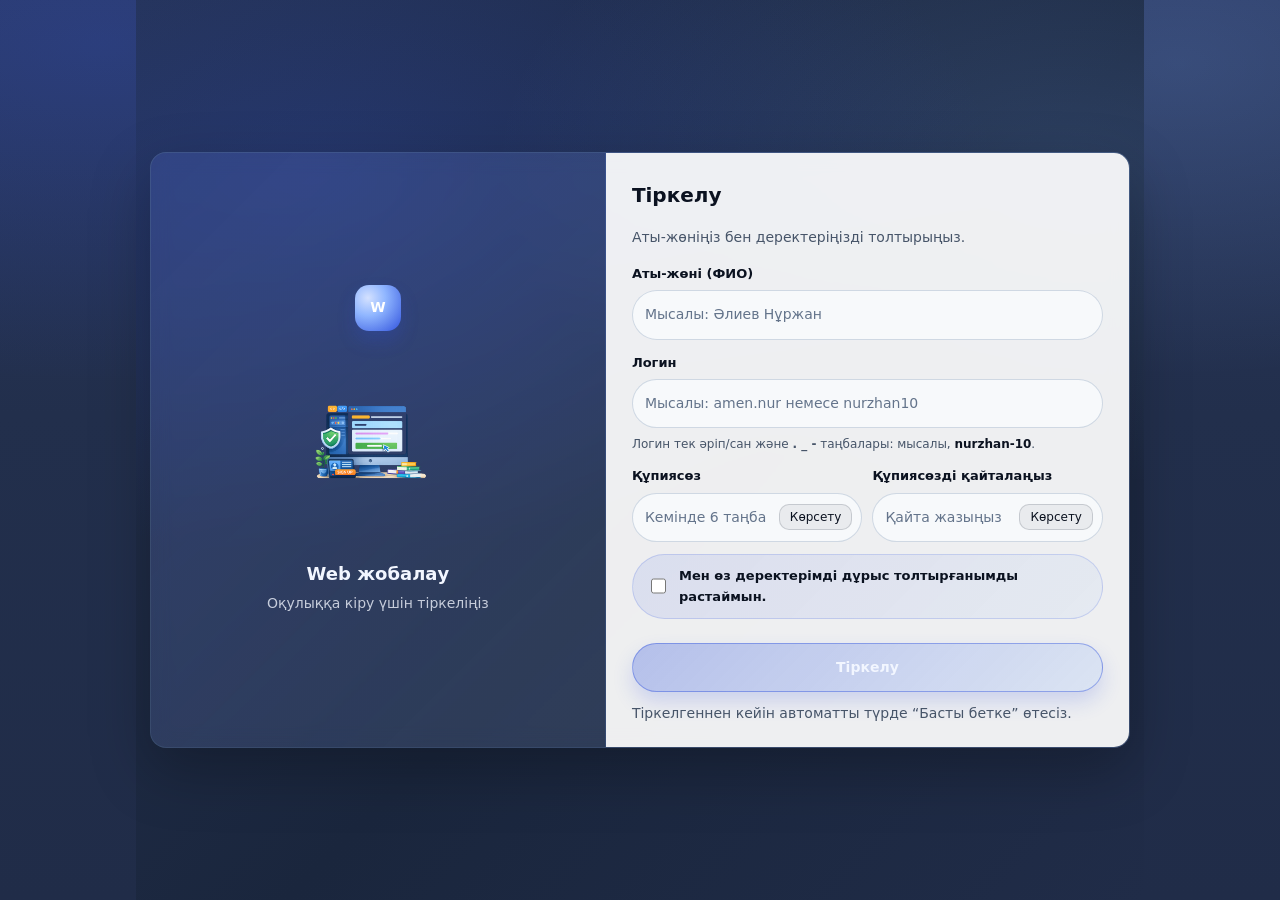
<file: index.html>
<!doctype html>
<html lang="kk">
<head>
  <meta charset="utf-8" />
  <meta name="viewport" content="width=device-width, initial-scale=1" />
  <title>Web жобалау | Онлайн оқулық</title>
  <link rel="stylesheet" href="styles.css" />
</head>
<body>
<a class="skip" href="#content">Негізгі мазмұнға өту</a>

<header>
  <div class="topbar">
    <div class="brand">
      <div class="logo" aria-hidden="true">W</div>
      <div>
        <h1>Web жобалау</h1>
        <p class="sub">Онлайн оқулық (HTML • CSS • JavaScript)</p>
      </div>
    </div>

    <nav aria-label="Негізгі мәзір">
      <a class="navlink active" href="index.html">Басты бет</a>
      <a class="navlink" href="theory.html">Теориялық сабақтар</a>
      <a class="navlink" href="tests.html">Тесттер</a>
      <a class="navlink" href="glossary.html">Глоссарий</a>
      <a class="navlink" href="trainer.html">Тренажер</a>
      <a class="navlink" href="feedback.html">Кері байланыс</a>
      <a class="navlink" href="profile.html">Профиль</a>
      <a class="navlink" href="author.html">Автор</a>
    </nav>
<div class="profileContainer"></div>
  </div>
</header>

<main id="content">
  <section class="hero">
    <span class="badge"><b>Онлайн кітап</b> • Web жобалау</span>
    <h2>Қош келдіңіз!</h2>
    <p>
      Бұл онлайн кітапта сіз Web-жобалаудың негізгі ұғымдарын түсінікті тілмен меңгересіз:
      веб-бет құрылымы, стиль беру, және интерактивті элементтер жасау. Әр тарауда теория,
      мысал, терминдер және тест тапсырмалары бар.
    </p>
<div class="slideshow" data-interval="4500" aria-label="Слайд-шоу">
  <div class="slides">
    <div class="slide">
      <div class="slideTop">
        <div class="slideTitle">Ереже</div>
        <div class="slideTag">HTML</div>
      </div>
      <p class="slideText">Тегтерді дұрыс жабу және мағыналы (семантикалық) тегтерді қолдану бетті түсінікті етеді.</p>
    </div>
    <div class="slide">
      <div class="slideTop">
        <div class="slideTitle">Кеңес</div>
        <div class="slideTag">CSS</div>
      </div>
      <p class="slideText">Дизайн жинақы болсын: 2–3 негізгі түс, жеткілікті аралық, оқуға ыңғайлы қаріп өлшемі.</p>
    </div>
    <div class="slide">
      <div class="slideTop">
        <div class="slideTitle">Тәжірибе</div>
        <div class="slideTag">JS</div>
      </div>
      <p class="slideText">Интерактивті шағын қадаммен бастаңыз: батырмаға click оқиғасын қосып, мәтінді өзгертіңіз.</p>
    </div>
  </div>
  <div class="dots" aria-label="Слайдты таңдау"></div>
</div>

    <div class="callout">
      <b>Оқушылар нені үйренеді?</b><br/>
      HTML арқылы веб-беттің құрылымын құру; CSS арқылы дизайн мен безендіру жасау;
      JavaScript арқылы батырма, форма, тексеру сияқты интерактив қосу; қарапайым веб-жобаны жинақтап құрастыру.
    </div>
    <div class="callout teal">
      <b>Сәтті оқу тілейміз!</b> Әр сабақты ретімен оқып, мысалдарды қайталап, соңында тест арқылы өзіңізді тексеріңіз.
      Тренажерде код жазып тәжірибе жасауды ұмытпаңыз 🙂
    </div>
  </section>

  <div class="grid">
    <section class="card">
      <h3>Кіріспе</h3>
      <p class="small">
        Web-жобалау — интернетте жұмыс істейтін веб-беттерді құрастыру өнері мен технологиясы.
        Веб-бет тек мәтін емес: сурет, батырма, кесте, форма, мәзір, анимация және интерактив арқылы
        пайдаланушыға ыңғайлы орта қалыптастырады. Бұл оқулықта сіз 3 негізгі құралды біріктіріп қолданасыз:
        <b>HTML</b> (құрылым), <b>CSS</b> (стиль), <b>JavaScript</b> (қимыл/логика).
      </p>
      <hr class="sep" />
      <h3>Мазмұны</h3>
      <ol class="toc">
        <li><a href="theory.html#l1">Web-жобалау негізі</a></li>
        <li><a href="theory.html#l2">Веб-бет жасау</a></li>
        <li><a href="theory.html#l3">CSS ұғымы</a></li>
        <li><a href="theory.html#l4">JavaScript-тен танысу</a></li>
      </ol>
      <div class="btnrow">
        <a class="btn primary" href="theory.html">Теорияны бастау</a>
        <a class="btn" href="tests.html">Тестке өту</a>
        <a class="btn" href="trainer.html">Тренажерді ашу</a>
      </div>
    </section>

    <aside class="card">
      <h3>Оқулық авторы</h3>
      <p class="small">
        <b>Оқулық авторы: Амен Ерхан</b><br/>
        Бұл материал мектеп оқушысына түсінікті, қысқа әрі нақты құрылыммен ұсынылды.
        Мақсат — Web-жобалауды қадам-қадаммен үйрету және тәжірибемен бекіту.
      </p>
      <hr class="sep" />
</aside>
  </div>
</main>

<footer>
  © 2026 • “Web жобалау” онлайн оқулығы • Қазақстан мектеп стандартына сай ашық дизайн
</footer>

<script src="app.js"></script>
</body>
</html>
</file>
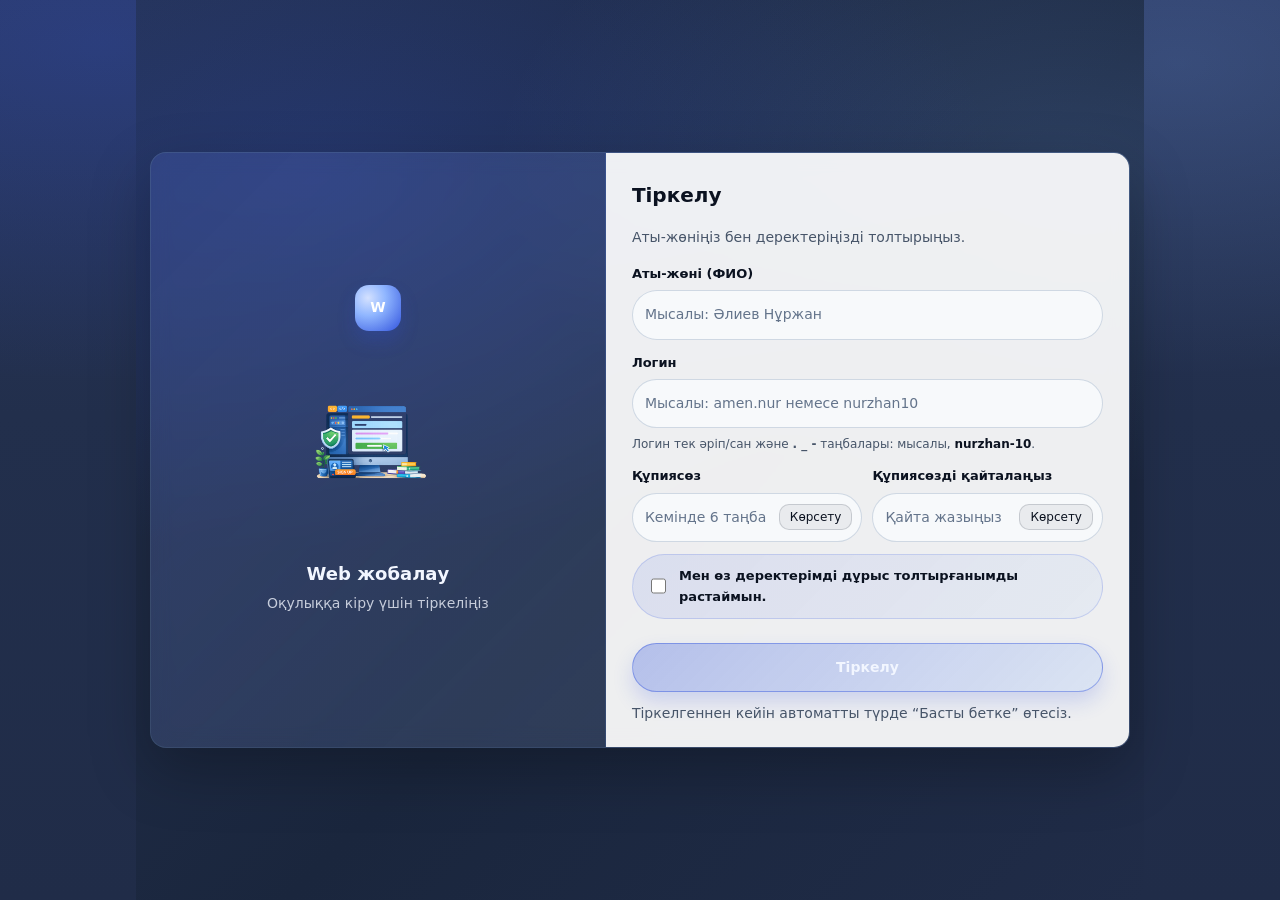
<file: feedback.html>
<!doctype html>
<html lang="kk">
<head>
  <meta charset="utf-8" />
  <meta name="viewport" content="width=device-width, initial-scale=1" />
  <title>Кері байланыс | Web жобалау</title>
  <link rel="stylesheet" href="styles.css" />
</head>
<body>
<a class="skip" href="#content">Негізгі мазмұнға өту</a>

<header>
  <div class="topbar">
    <div class="brand">
      <div class="logo" aria-hidden="true">W</div>
      <div>
        <h1>Web жобалау</h1>
        <p class="sub">Кері байланыс</p>
      </div>
    </div>

    <nav aria-label="Негізгі мәзір">
      <a class="navlink" href="index.html">Басты бет</a>
      <a class="navlink" href="theory.html">Теориялық сабақтар</a>
      <a class="navlink" href="tests.html">Тесттер</a>
      <a class="navlink" href="glossary.html">Глоссарий</a>
      <a class="navlink" href="trainer.html">Тренажер</a>
      <a class="navlink active" href="feedback.html">Кері байланыс</a>
      <a class="navlink" href="profile.html">Профиль</a>
      <a class="navlink" href="author.html">Автор</a>
    </nav>
<div class="profileContainer"></div>
  </div>
</header>

<main id="content">
  <section class="hero">
    <h2>Кері байланыс қалдыру</h2>
    <p>Оқулық туралы пікіріңізді жазыңыз. </p>
<div class="slideshow" data-interval="4500" aria-label="Слайд-шоу">
  <div class="slides">
    <div class="slide">
      <div class="slideTop">
        <div class="slideTitle">Ереже</div>
        <div class="slideTag">HTML</div>
      </div>
      <p class="slideText">Тегтерді дұрыс жабу және мағыналы (семантикалық) тегтерді қолдану бетті түсінікті етеді.</p>
    </div>
    <div class="slide">
      <div class="slideTop">
        <div class="slideTitle">Кеңес</div>
        <div class="slideTag">CSS</div>
      </div>
      <p class="slideText">Дизайн жинақы болсын: 2–3 негізгі түс, жеткілікті аралық, оқуға ыңғайлы қаріп өлшемі.</p>
    </div>
    <div class="slide">
      <div class="slideTop">
        <div class="slideTitle">Тәжірибе</div>
        <div class="slideTag">JS</div>
      </div>
      <p class="slideText">Интерактивті шағын қадаммен бастаңыз: батырмаға click оқиғасын қосып, мәтінді өзгертіңіз.</p>
    </div>
  </div>
  <div class="dots" aria-label="Слайдты таңдау"></div>
</div>

  </section>

  <div class="grid">
    <section class="card feedbackFormCard">
      <h3>Форма</h3>
      <form class="form" id="feedbackForm">
        <div>
          <label for="fio">ФИО (аты-жөні)</label>
          <input id="fio" type="text" placeholder="Мысалы: Әлихан Нұрланұлы" required />
        </div>
        <div>
          <label for="comment">Пікір / ұсыныс</label>
          <textarea id="comment" placeholder="Не ұнады? Нені жақсартуға болады?" required></textarea>
        </div>

        <div class="btnrow">
          <button class="btn primary" type="submit">Жіберу</button>
</div>

        <div class="notice" id="feedbackNotice" role="status" aria-live="polite"></div>
      </form>
</section>

    <aside class="card feedbackAside">
      <h3>Соңғы пікірлер</h3>
      <div id="feedbackList" class="list"></div>
    </aside>
  </div>
</main>

<footer>
  © 2026 • Кері байланыс • “Web жобалау” онлайн оқулығы
</footer>

<script src="app.js"></script>
</body>
</html>
</file>
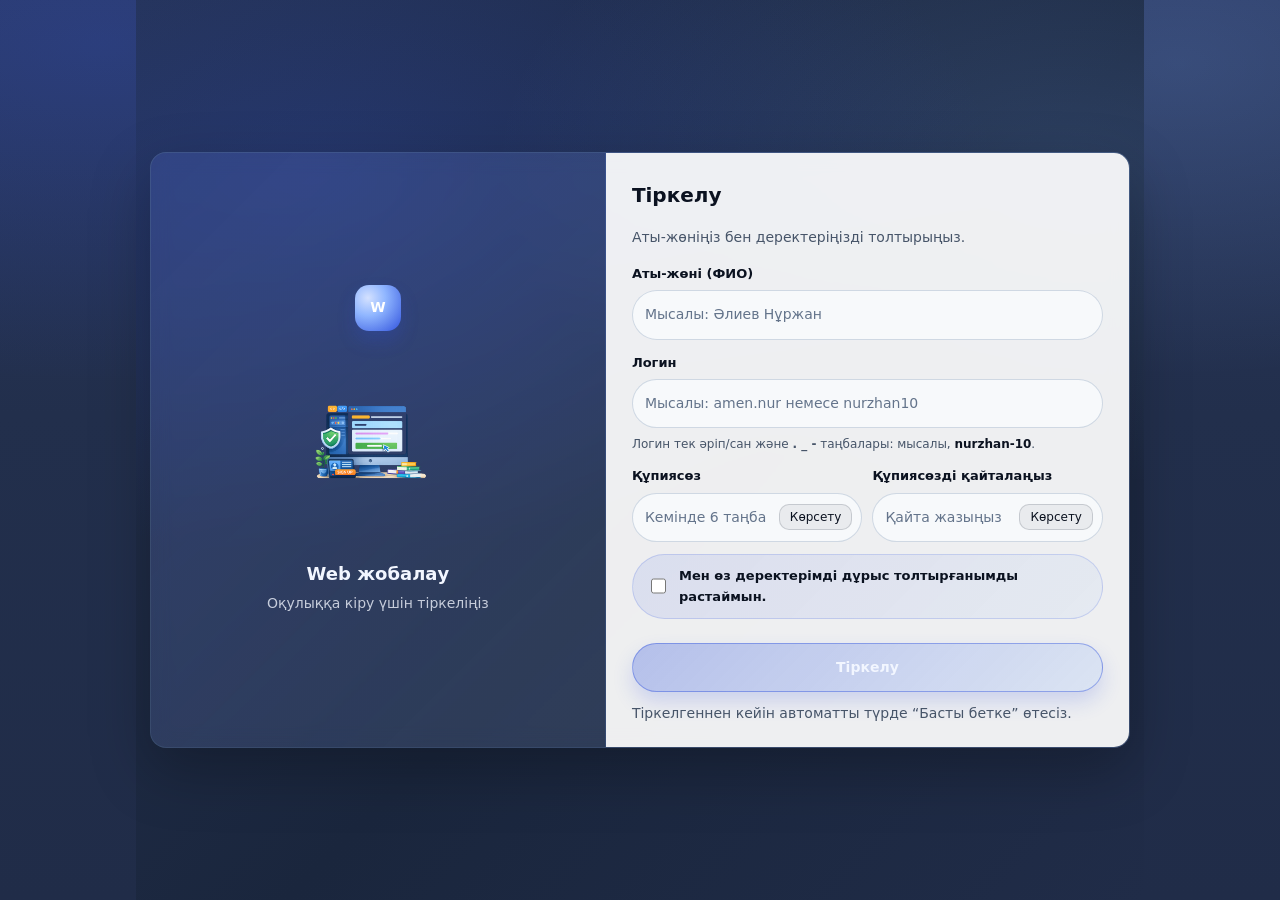
<file: glossary.html>
<!doctype html>
<html lang="kk">
<head>
  <meta charset="utf-8" />
  <meta name="viewport" content="width=device-width, initial-scale=1" />
  <title>Глоссарий | Web жобалау</title>
  <link rel="stylesheet" href="styles.css" />
</head>
<body>
<a class="skip" href="#content">Негізгі мазмұнға өту</a>

<header>
  <div class="topbar">
    <div class="brand">
      <div class="logo" aria-hidden="true">W</div>
      <div>
        <h1>Web жобалау</h1>
        <p class="sub">Глоссарий</p>
      </div>
    </div>

    <nav aria-label="Негізгі мәзір">
      <a class="navlink" href="index.html">Басты бет</a>
      <a class="navlink" href="theory.html">Теориялық сабақтар</a>
      <a class="navlink" href="tests.html">Тесттер</a>
      <a class="navlink active" href="glossary.html">Глоссарий</a>
      <a class="navlink" href="trainer.html">Тренажер</a>
      <a class="navlink" href="feedback.html">Кері байланыс</a>
      <a class="navlink" href="profile.html">Профиль</a>
      <a class="navlink" href="author.html">Автор</a>
    </nav>
<div class="profileContainer"></div>
  </div>
</header>

<main id="content">
  <section class="hero">
    <h2>Терминдер мен анықтамалар</h2>
    <p>Төмендегі сөздер теориялық бөлімде жиі кездеседі. Әр термин қысқа әрі нақты түсіндірілген.</p>
<div class="slideshow" data-interval="4500" aria-label="Слайд-шоу">
  <div class="slides">
    <div class="slide">
      <div class="slideTop">
        <div class="slideTitle">Ереже</div>
        <div class="slideTag">HTML</div>
      </div>
      <p class="slideText">Тегтерді дұрыс жабу және мағыналы (семантикалық) тегтерді қолдану бетті түсінікті етеді.</p>
    </div>
    <div class="slide">
      <div class="slideTop">
        <div class="slideTitle">Кеңес</div>
        <div class="slideTag">CSS</div>
      </div>
      <p class="slideText">Дизайн жинақы болсын: 2–3 негізгі түс, жеткілікті аралық, оқуға ыңғайлы қаріп өлшемі.</p>
    </div>
    <div class="slide">
      <div class="slideTop">
        <div class="slideTitle">Тәжірибе</div>
        <div class="slideTag">JS</div>
      </div>
      <p class="slideText">Интерактивті шағын қадаммен бастаңыз: батырмаға click оқиғасын қосып, мәтінді өзгертіңіз.</p>
    </div>
  </div>
  <div class="dots" aria-label="Слайдты таңдау"></div>
</div>

  </section>

  <section class="card">
    <dl class="dl">
      <dt>HTML</dt>
      <dd><b>HTML</b> — веб-беттің құрылымын сипаттайтын белгілеу тілі (тақырып, мәтін, сурет, сілтеме, тізім т.б.).</dd>

      <dt>CSS</dt>
      <dd><b>CSS</b> — веб-беттің дизайнын және сыртқы көрінісін басқаруға арналған стильдер тілі (түстер, өлшем, орналасу).</dd>

      <dt>JavaScript</dt>
      <dd><b>JavaScript</b> — веб-бетке интерактив қосатын бағдарламалау тілі (батырма әрекеті, тексеру, анимация, логика).</dd>

      <dt>Тег</dt>
      <dd><b>Тег</b> — HTML-дегі элементті белгілейтін жазу (мысалы: <code>&lt;p&gt;</code>, <code>&lt;h1&gt;</code>).</dd>

      <dt>Элемент</dt>
      <dd><b>Элемент</b> — ашылу/жабылу тегтері мен олардың мазмұны (мысалы: <code>&lt;p&gt;Мәтін&lt;/p&gt;</code>).</dd>

      <dt>Атрибут</dt>
      <dd><b>Атрибут</b> — тегке қосымша ақпарат беретін параметр (мысалы: <code>href</code>, <code>src</code>, <code>class</code>).</dd>

      <dt>Гиперсілтеме (Link)</dt>
      <dd>Басқа бетке/сайтқа өтуді қамтамасыз ететін сілтеме. HTML-де <code>&lt;a&gt;</code> тегімен жасалады.</dd>

      <dt>URL</dt>
      <dd><b>URL</b> — интернеттегі ресурс мекенжайы (мысалы, сайт бетінің сілтемесі).</dd>

      <dt>Браузер</dt>
      <dd>Веб-беттерді ашып көрсететін бағдарлама (Chrome, Edge, Yandex, Safari т.б.).</dd>

      <dt>DOM</dt>
      <dd><b>DOM</b> (Document Object Model) — браузердегі HTML құжатының “ағаш” түріндегі моделі. JavaScript DOM арқылы элементтерді өзгерте алады.</dd>

      <dt>Селектор</dt>
      <dd><b>Селектор</b> — CSS-те қай элементке стиль қолданылатынын көрсететін ереже (мысалы: <code>p</code>, <code>.box</code>, <code>#title</code>).</dd>

      <dt>Box Model</dt>
      <dd>Элементтің құрылымы: <b>content</b>, <b>padding</b>, <b>border</b>, <b>margin</b>.</dd>

      <dt>Flexbox</dt>
      <dd>CSS арқылы элементтерді бір өлшемді бағытта (қатар/баған) ыңғайлы орналастыру тәсілі.</dd>

      <dt>Grid</dt>
      <dd>CSS арқылы элементтерді тор (кесте емес) принципімен қатар/бағанға бөліп орналастыру жүйесі.</dd>

      <dt>Оқиға (Event)</dt>
      <dd>Пайдаланушы әрекетіне байланысты болатын жағдай (мысалы: click, input, submit). JavaScript оқиғамен жұмыс істейді.</dd>

      <dt>Функция</dt>
      <dd>Белгілі бір жұмысты орындайтын қайта қолданылатын код бөлігі.</dd>
    

      <dt>Семантика (Semantic HTML)</dt>
      <dd><b>Семантика</b> — HTML элементтерінің мағынасы. Дұрыс семантикалық тегтер қолжетімділік пен іздеу жүйелеріне пайдалы.</dd>

    

      <dt>Responsive дизайн</dt>
      <dd><b>Responsive дизайн</b> — бет орналасуының экран өлшеміне бейімделуі (телефон, планшет, компьютер).</dd>

    

      <dt>Media query</dt>
      <dd><b>Media query</b> — CSS-те экран өлшеміне/құрылғыға қарай стиль қолдануға мүмкіндік беретін шарт.</dd>

    

      <dt>Қолжетімділік (Accessibility)</dt>
      <dd><b>Қолжетімділік</b> — сайтты мүмкіндігі әртүрлі адамдарға ыңғайлы ету қағидалары (мәтін баламасы, дұрыс құрылым, клавиатурамен басқару).</dd>

    

      <dt>Viewport</dt>
      <dd><b>Viewport</b> — браузер терезесіндегі көрінетін аймақ. Мобильді құрылғыда дұрыс масштаб үшін <code>&lt;meta name=&quot;viewport&quot; ...&gt;</code> қолданылады.</dd>

    

      <dt>HTTP</dt>
      <dd><b>HTTP</b> — браузер мен сервердің дерек алмасу протоколы (сұраныс–жауап қағидасы).</dd>

    

      <dt>HTTPS</dt>
      <dd><b>HTTPS</b> — HTTP-тің қауіпсіз нұсқасы; дерек тасымалдау кезінде шифрлау қолданылады.</dd>

    

      <dt>DNS</dt>
      <dd><b>DNS</b> — домен атын (example.com) IP-мекенжайға айналдыратын жүйе.</dd>

    

      <dt>HTTP статус-коды</dt>
      <dd><b>Статус-код</b> — сервер жауабының нәтижесін көрсететін сан (мысалы: <code>200</code>, <code>404</code>, <code>500</code>).</dd>

    

      <dt>Каскад (Cascade)</dt>
      <dd><b>Каскад</b> — CSS ережелерінің бір-бірін басып озу реті: маңыздысы, нақтылығы, жазылу тәртібі ескеріледі.</dd>

    

      <dt>Specificity (Нақтылық)</dt>
      <dd><b>Specificity</b> — селекторлардың “нақтылық” деңгейі. Нақтылығы жоғары ереже басым болады.</dd>

    

      <dt>Мұрагерлік (Inheritance)</dt>
      <dd><b>Мұрагерлік</b> — кейбір CSS қасиеттері ата-элементтен балаға беріледі (мысалы: <code>color</code>, <code>font-family</code>).</dd>

    

      <dt>Keyframes</dt>
      <dd><b>Keyframes</b> — CSS анимациясының кадрларын сипаттайтын ереже: <code>@keyframes атау {...}</code>.</dd>

    

      <dt>Event (Оқиға)</dt>
      <dd><b>Оқиға</b> — пайдаланушы әрекеті немесе жүйелік құбылыс (click, input, submit).</dd>

    

      <dt>Console</dt>
      <dd><b>Console</b> — браузердегі құрал. JS қателерін көруге және <code>console.log()</code> арқылы тексеруге болады.</dd>

    </dl>
  </section>
</main>

<footer>
  © 2026 • Глоссарий • “Web жобалау” онлайн оқулығы
</footer>

<script src="app.js"></script>
</body>
</html>
</file>
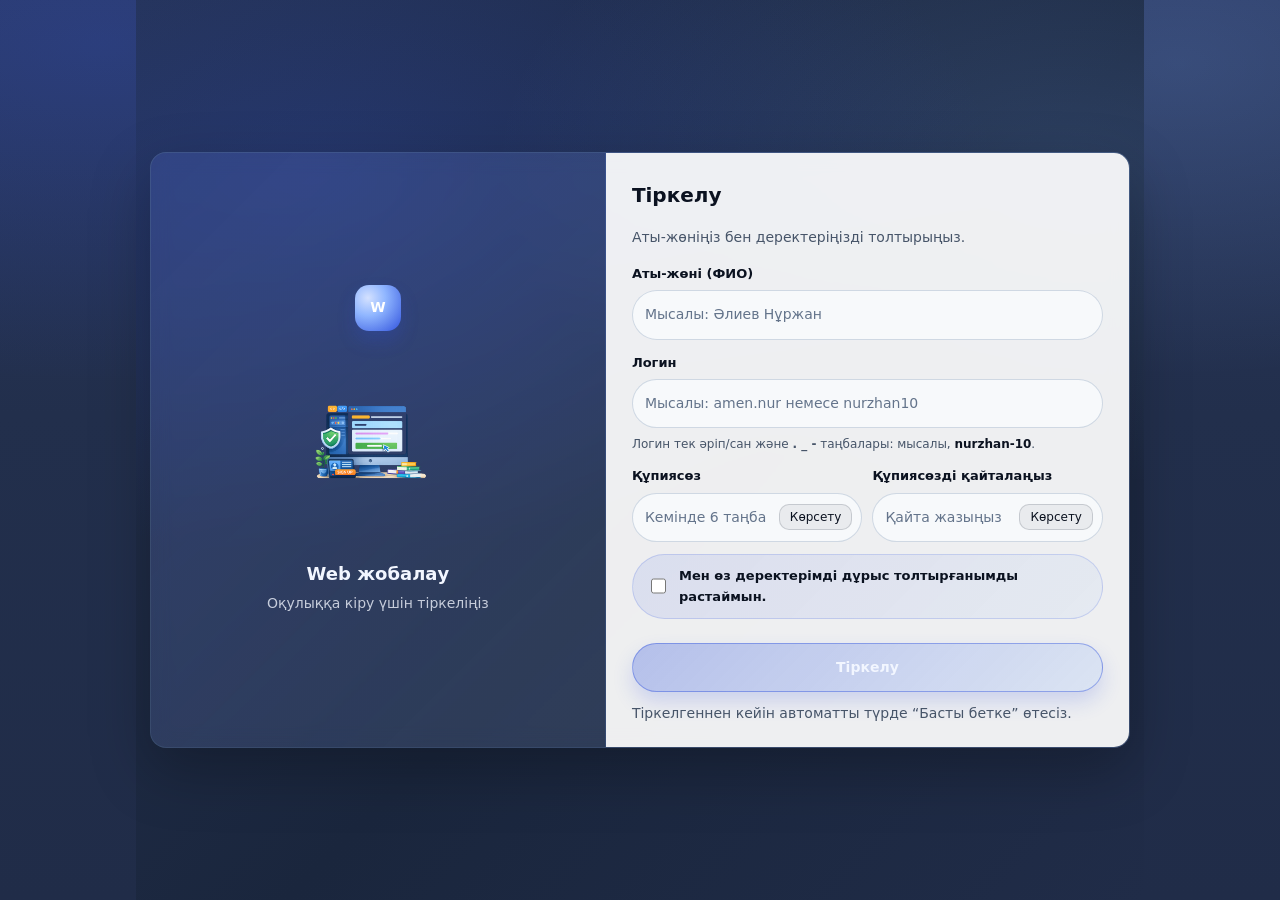
<file: profile.html>
<!doctype html>
<html lang="kk">
<head>
  <meta charset="utf-8" />
  <meta name="viewport" content="width=device-width, initial-scale=1" />
  <title>Профиль | Web жобалау</title>
  <link rel="stylesheet" href="styles.css" />
</head>
<body>
<a class="skip" href="#content">Негізгі мазмұнға өту</a>

<header>
  <div class="topbar">
    <div class="brand">
      <div class="logo" aria-hidden="true">W</div>
      <div>
        <h1>Web жобалау</h1>
        <p class="sub">Онлайн оқулық (HTML • CSS • JavaScript)</p>
      </div>
    </div>

    <nav aria-label="Негізгі мәзір">
      <a class="navlink" href="index.html">Басты бет</a>
      <a class="navlink" href="theory.html">Теориялық сабақтар</a>
      <a class="navlink" href="tests.html">Тесттер</a>
      <a class="navlink" href="glossary.html">Глоссарий</a>
      <a class="navlink" href="trainer.html">Тренажер</a>
      <a class="navlink" href="feedback.html">Кері байланыс</a>
      <a class="navlink active" href="profile.html">Профиль</a>
      <a class="navlink" href="author.html">Автор</a>
    </nav>
    <div class="profileContainer"></div>
  </div>
</header>

<main id="content" class="profilePage">
  <section class="hero">
    <span class="badge"><b>Профиль</b> • Деректерді басқару</span>
    <h2>Оқушының профилі</h2>
    <p class="small">
      Бұл бетте өз деректеріңізді жаңарта аласыз және оқу прогресіңізді көресіз.
    </p>
  </section>

  <div class="grid profileStd">
    <section class="card">
      <h3>Жеке деректер</h3>

      <form id="profileForm" class="authForm" novalidate>
        <div class="field">
          <label for="profName">Аты-жөні (ФИО)</label>
          <input id="profName" type="text" placeholder="Мысалы: Әлиев Нұржан" required />
        </div>

        <div class="field">
          <label for="profLogin">Логин</label>
          <input id="profLogin" type="text" readonly />
          <div class="help">Логин өзгермейді (тек оқу үшін).</div>
        </div>

        <div class="twoCols">
          <div class="field">
            <label for="birthYear">Туған жылы</label>
            <input id="birthYear" type="number" inputmode="numeric" placeholder="Мысалы: 2009" />
          </div>
          <div class="field">
            <label for="birthMonth">Туған айы</label>
            <input id="birthMonth" type="number" inputmode="numeric" placeholder="1–12" />
          </div>
        </div>

        <div class="field">
          <label for="birthDay">Туған күні</label>
          <input id="birthDay" type="number" inputmode="numeric" placeholder="1–31" />
        </div>

        <div class="twoCols">
          <div class="field">
            <label for="school">Мектеп</label>
            <input id="school" type="text" placeholder="Мысалы: №12 мектеп-лицей" />
          </div>
          <div class="field">
            <label for="grade">Сынып</label>
            <input id="grade" type="text" placeholder="Мысалы: 9А" />
          </div>
        </div>

        <div class="btnrow">
          <button class="btn primary" type="submit">Сақтау</button>
        </div>
      </form>

      <div class="notice" id="profileNotice" role="status" aria-live="polite"></div>
    </section>

    <aside class="card">
      <h3>Оқу прогресі</h3>
      <div class="progressBar" aria-label="Прогресс жолағы">
        <div id="progressFill"></div>
      </div>

      <div class="progressMeta">
        <div class="small">Жалпы прогресс</div>
        <div><b id="progressPercent">0%</b></div>
      </div>

      <hr class="sep" />
      <div class="small"><b>Сабақтар бойынша:</b></div>
      <div id="progressList" style="margin-top:10px;"></div>

      <div class="callout teal" style="margin-top:14px;">
        Прогресс <b>әр сабақтың тестін 100% дұрыс</b> орындаған кезде өседі.
      </div>
    </aside>
  </div>
</main>

<footer>
  © 2026 • “Web жобалау” онлайн оқулығы
</footer>

<script src="app.js"></script>
</body>
</html>
</file>
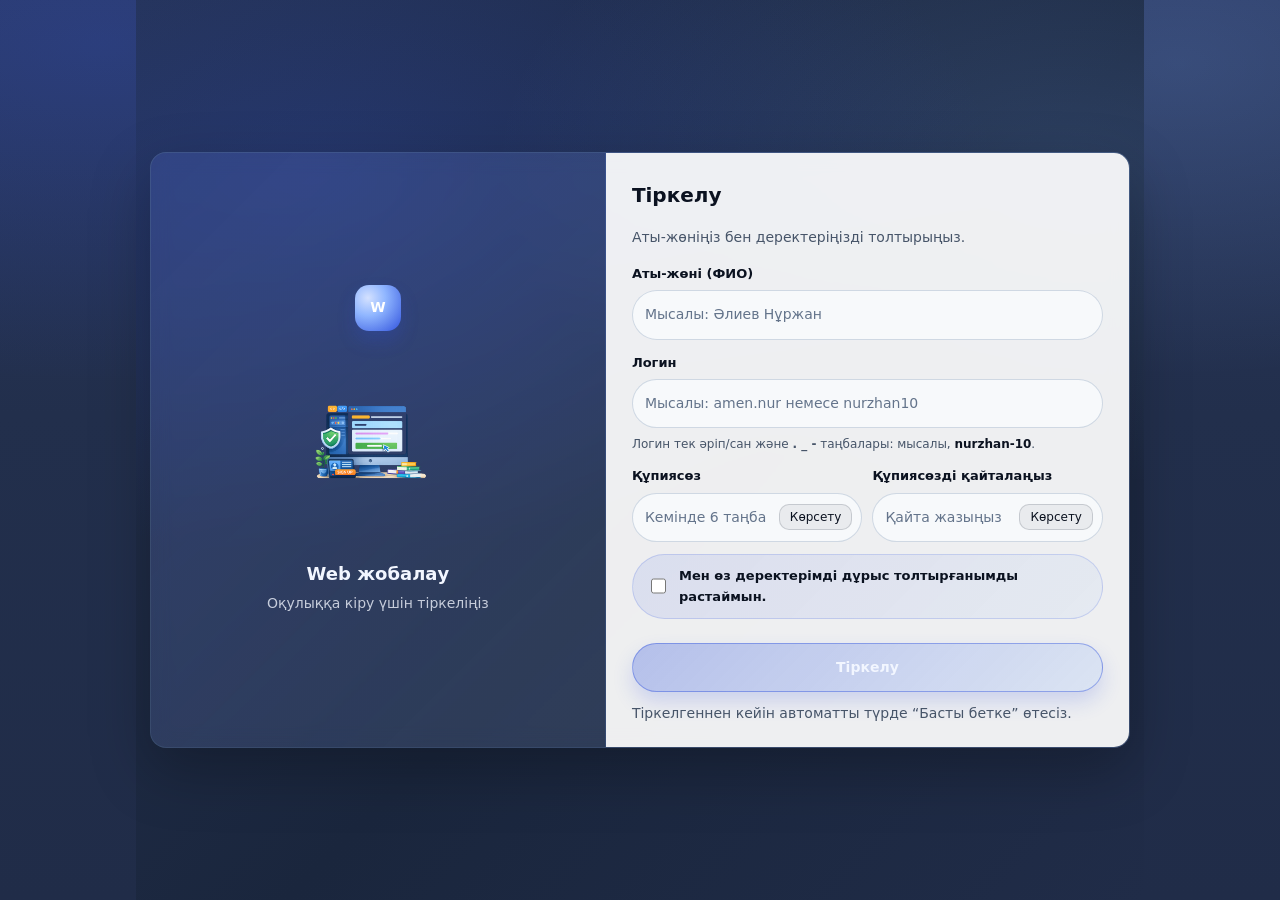
<file: register.html>
<!doctype html>
<html lang="kk">
<head>
  <meta charset="utf-8" />
  <meta name="viewport" content="width=device-width, initial-scale=1" />
  <title>Тіркелу | Web жобалау</title>
  <link rel="stylesheet" href="styles.css" />
</head>
<body class="authBody">
<main class="authPage" id="content">
  <div class="authCard" role="region" aria-label="Тіркелу">
    <div class="authLeft">
      <div class="authLogo">W</div>
      <div class="authIll"><img class="authIllImage" src="images/register-icon.jpg" alt="Тіркелу иллюстрациясы"></div>
      <div class="authLeftText">
        <div class="authTitle">Web жобалау</div>
        <div class="authSub">Оқулыққа кіру үшін тіркеліңіз</div>
      </div>
    </div>

    <div class="authRight">
      <h2>Тіркелу</h2>
      <p class="small">Аты-жөніңіз бен деректеріңізді толтырыңыз.</p>

      <form class="authForm" id="registerForm" novalidate>
      <div class="field">
        <label for="regName">Аты-жөні (ФИО)</label>
        <input id="regName" name="name" type="text" placeholder="Мысалы: Әлиев Нұржан" required />
      </div>
      <div class="field">
        <label for="regLogin">Логин</label>
        <input id="regLogin" name="login" type="text" placeholder="Мысалы: amen.nur немесе nurzhan10" required />
        <div class="help" id="loginHelp">Логин тек әріп/сан және <b>. _ -</b> таңбалары: мысалы, <span class="dim">nurzhan-10</span>.</div>
      </div>
<div class="twoCols">
        <div class="field">
          <label for="regPass">Құпиясөз</label>
          <div class="passWrap"><input id="regPass" name="password" type="password" placeholder="Кемінде 6 таңба" required /><button class="passToggle" type="button" data-target="regPass" aria-label="Құпиясөзді көрсету/жасыру">Көрсету</button></div>
        </div>
        <div class="field">
          <label for="regPass2">Құпиясөзді қайталаңыз</label>
          <div class="passWrap"><input id="regPass2" name="password2" type="password" placeholder="Қайта жазыңыз" required /><button class="passToggle" type="button" data-target="regPass2" aria-label="Құпиясөзді көрсету/жасыру">Көрсету</button></div>
        </div>
      </div>
<div class="checkRow">
        <input id="regAgree" type="checkbox" />
        <label for="regAgree">Мен өз деректерімді дұрыс толтырғанымды растаймын.</label>
      </div>

      <div class="btnrow">
        <button class="btn primary" type="submit">Тіркелу</button>
        
      </div>

      
    </form>

      <div class="authNote small">Тіркелгеннен кейін автоматты түрде “Басты бетке” өтесіз.</div>
      <div class="notice" id="registerNotice" role="status" aria-live="polite"></div>
    </div>
  </div>
</main>

<script src="app.js"></script>
</body>
</html>
</file>
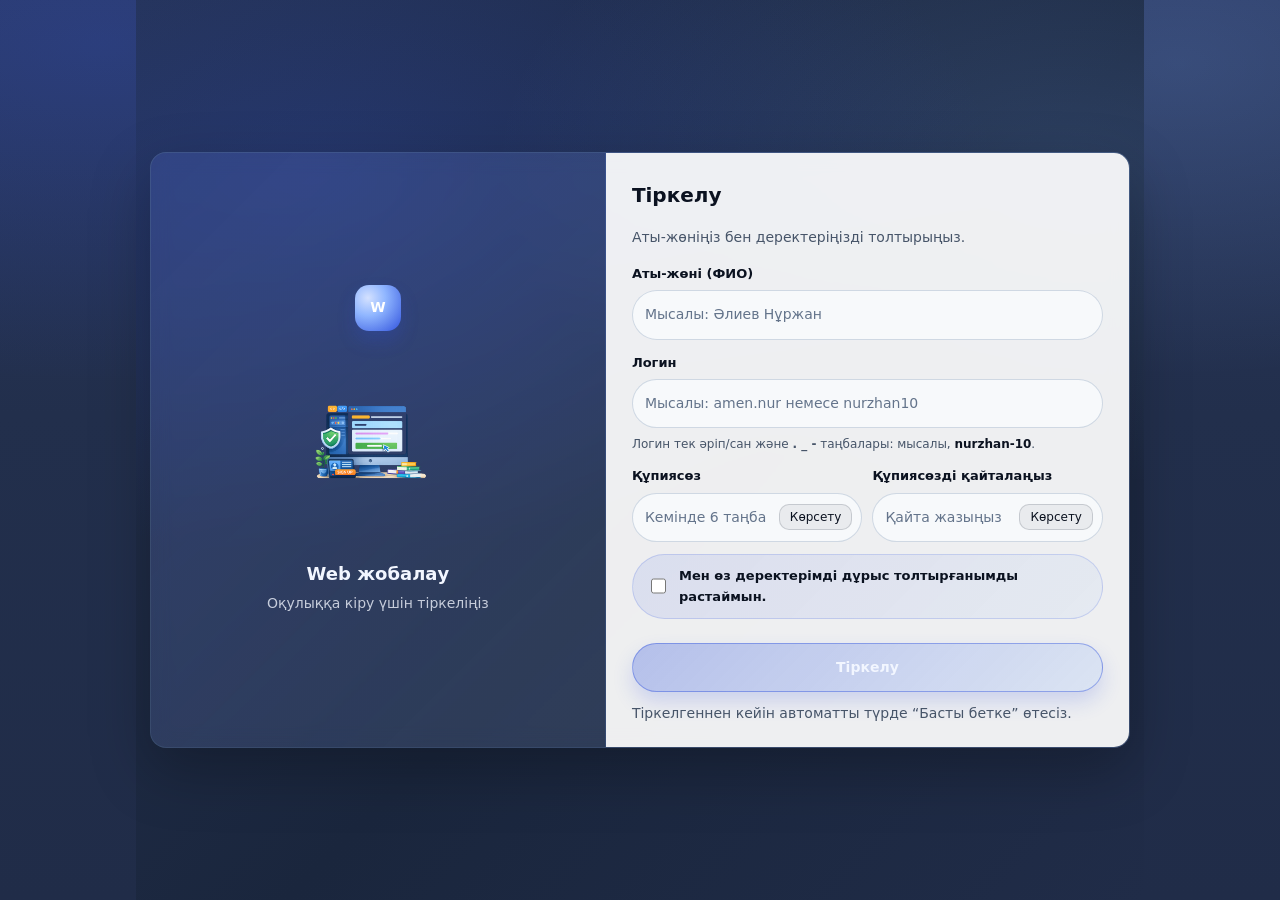
<file: tests.html>
<!doctype html>
<html lang="kk">
<head>
  <meta charset="utf-8" />
  <meta name="viewport" content="width=device-width, initial-scale=1" />
  <title>Тесттер | Web жобалау</title>
  <link rel="stylesheet" href="styles.css" />
</head>
<body>
<a class="skip" href="#content">Негізгі мазмұнға өту</a>

<header>
  <div class="topbar">
    <div class="brand">
      <div class="logo" aria-hidden="true">W</div>
      <div>
        <h1>Web жобалау</h1>
        <p class="sub">Тесттер</p>
      </div>
    </div>

    <nav aria-label="Негізгі мәзір">
      <a class="navlink" href="index.html">Басты бет</a>
      <a class="navlink" href="theory.html">Теориялық сабақтар</a>
      <a class="navlink active" href="tests.html">Тесттер</a>
      <a class="navlink" href="glossary.html">Глоссарий</a>
      <a class="navlink" href="trainer.html">Тренажер</a>
      <a class="navlink" href="feedback.html">Кері байланыс</a>
      <a class="navlink" href="profile.html">Профиль</a>
      <a class="navlink" href="author.html">Автор</a>
    </nav>
<div class="profileContainer"></div>
  </div>
</header>

<main id="content">
  <section class="hero">
    <h2>Білімді тексеру</h2>
    <p>
      Әр сабақ бойынша 10 тест тапсырмасы берілген. Таңдағаннан кейін “Тексеру” батырмасын басыңыз.
      Дұрыс жауаптар жасыл, қате жауаптар қызыл түспен белгіленеді.
    </p>
<div class="slideshow" data-interval="4500" aria-label="Слайд-шоу">
  <div class="slides">
    <div class="slide">
      <div class="slideTop">
        <div class="slideTitle">Ереже</div>
        <div class="slideTag">HTML</div>
      </div>
      <p class="slideText">Тегтерді дұрыс жабу және мағыналы (семантикалық) тегтерді қолдану бетті түсінікті етеді.</p>
    </div>
    <div class="slide">
      <div class="slideTop">
        <div class="slideTitle">Кеңес</div>
        <div class="slideTag">CSS</div>
      </div>
      <p class="slideText">Дизайн жинақы болсын: 2–3 негізгі түс, жеткілікті аралық, оқуға ыңғайлы қаріп өлшемі.</p>
    </div>
    <div class="slide">
      <div class="slideTop">
        <div class="slideTitle">Тәжірибе</div>
        <div class="slideTag">JS</div>
      </div>
      <p class="slideText">Интерактивті шағын қадаммен бастаңыз: батырмаға click оқиғасын қосып, мәтінді өзгертіңіз.</p>
    </div>
  </div>
  <div class="dots" aria-label="Слайдты таңдау"></div>
</div>

  </section>

  
  <section class="testsSplit" aria-label="Тесттер навигациясы">
    <aside class="testsSidebar card">
      <h3>Тесттер мәзірі</h3>
      <p class="small">Сабақты таңдаңыз. Әр тест бөлек панельде ашылады.</p>
      <div class="testTopicNav">
        <button class="testTopicBtn" type="button" data-target="test-l1">1) Web-жобалау негізі (10 сұрақ)</button> <button class="testTopicBtn" type="button" data-target="test-l2">2) Веб-бет жасау (10 сұрақ)</button> <button class="testTopicBtn" type="button" data-target="test-l3">3) CSS ұғымы (10 сұрақ)</button> <button class="testTopicBtn" type="button" data-target="test-l4">4) JavaScript-тен танысу (10 сұрақ)</button>
      </div>
    </aside>

    <div class="testPanels">
      <section class="card testPanel" id="test-l1" data-test-panel="l1" hidden>
  <div class="testPanelHead">
    <h3>1) Web-жобалау негізі (10 сұрақ)</h3>
    <a class="btn" href="theory.html#l1">Сабаққа оралу</a>
  </div>

  <form class="quiz" data-quiz="l1" id="quiz-l1">
    <div class="quizLayout">
      <div class="quizQuestions">
        <div class="q" data-q="1">
        <p>1. Web-жобалау дегеніміз не?</p>
        <label><input type="radio" name="l1q1" value="a"> Компьютерді жөндеу процесі</label>
        <label><input type="radio" name="l1q1" value="b"> Веб-сайт/веб-бет жасау және дамыту процесі</label>
        <label><input type="radio" name="l1q1" value="c"> Тек мәтін теру</label>
        <label><input type="radio" name="l1q1" value="d"> Файлдарды сығу</label>
      </div>
<div class="q" data-q="2">
        <p>2. Браузердің негізгі қызметі:</p>
        <label><input type="radio" name="l1q2" value="a"> ОЖ орнату</label>
        <label><input type="radio" name="l1q2" value="b"> Драйвер жаңарту</label>
        <label><input type="radio" name="l1q2" value="c"> HTML-ді оқып, веб-бетті көрсету</label>
        <label><input type="radio" name="l1q2" value="d"> Процессорды үдету</label>
      </div>
<div class="q" data-q="3">
        <p>3. “Клиент–сервер” моделінде клиент — бұл:</p>
        <label><input type="radio" name="l1q3" value="a"> Пайдаланушының браузері/құрылғысы</label>
        <label><input type="radio" name="l1q3" value="b"> Тек флешка</label>
        <label><input type="radio" name="l1q3" value="c"> Кабель</label>
        <label><input type="radio" name="l1q3" value="d"> Принтер</label>
      </div>
<div class="q" data-q="4">
        <p>4. URL дегеніміз:</p>
        <label><input type="radio" name="l1q4" value="a"> Компьютердің маркасы</label>
        <label><input type="radio" name="l1q4" value="b"> Суреттің өлшемі</label>
        <label><input type="radio" name="l1q4" value="c"> Дизайн стилі</label>
        <label><input type="radio" name="l1q4" value="d"> Ресурс мекенжайы (сілтеме)</label>
      </div>
<div class="q" data-q="5">
        <p>5. HTML нені қамтамасыз етеді?</p>
        <label><input type="radio" name="l1q5" value="a"> Тек анимация</label>
        <label><input type="radio" name="l1q5" value="b"> Веб-беттің құрылымын</label>
        <label><input type="radio" name="l1q5" value="c"> Тек түстерді</label>
        <label><input type="radio" name="l1q5" value="d"> Тек дыбысты</label>
      </div>
<div class="q" data-q="6">
        <p>6. CSS нені өзгертеді?</p>
        <label><input type="radio" name="l1q6" value="a"> Серверді</label>
        <label><input type="radio" name="l1q6" value="b"> URL-ді</label>
        <label><input type="radio" name="l1q6" value="c"> Дизайн мен безендіруді</label>
        <label><input type="radio" name="l1q6" value="d"> Интернет жылдамдығын</label>
      </div>
<div class="q" data-q="7">
        <p>7. JavaScript-тің рөлі:</p>
        <label><input type="radio" name="l1q7" value="a"> Интерактив қосу</label>
        <label><input type="radio" name="l1q7" value="b"> Тек мәтін сақтау</label>
        <label><input type="radio" name="l1q7" value="c"> Компьютер жинау</label>
        <label><input type="radio" name="l1q7" value="d"> Қағазға басу</label>
      </div>
<div class="q" data-q="8">
        <p>8. Веб-бет әдетте қайда ашылады?</p>
        <label><input type="radio" name="l1q8" value="a"> Word-та</label>
        <label><input type="radio" name="l1q8" value="b"> Excel-де</label>
        <label><input type="radio" name="l1q8" value="c"> Paint-та</label>
        <label><input type="radio" name="l1q8" value="d"> Браузерде</label>
      </div>
<div class="q" data-q="9">
        <p>9. Веб-бет пен веб-сайт айырмашылығы:</p>
        <label><input type="radio" name="l1q9" value="a"> Айырмашылығы жоқ</label>
        <label><input type="radio" name="l1q9" value="b"> Сайт — бірнеше беттен тұратын жүйе, бет — соның бір бөлігі</label>
        <label><input type="radio" name="l1q9" value="c"> Бет — тек сурет</label>
        <label><input type="radio" name="l1q9" value="d"> Сайт — флешка</label>
      </div>
<div class="q" data-q="10">
        <p>10. Веб-жобалауда ең дұрыс реттілік:</p>
        <label><input type="radio" name="l1q10" value="a"> JS → CSS → HTML</label>
        <label><input type="radio" name="l1q10" value="b"> CSS → HTML → JS</label>
        <label><input type="radio" name="l1q10" value="c"> HTML → CSS → JS</label>
        <label><input type="radio" name="l1q10" value="d"> Тек CSS</label>
      </div>
        <div class="btnrow">
        <button class="btn primary" type="submit">Тексеру</button>
      </div>
      </div>

      <aside class="quizResultBox" aria-live="polite">
        <h4>Нәтиже</h4>
        <p class="result">Тестті орындап, «Тексеру» батырмасын басыңыз.</p>
        <div class="resultCounts"></div>
        <div class="resultHint small">Нәтиже осы жерде бірден көрсетіледі.</div>
      </aside>
    </div>
  </form>
</section> <section class="card testPanel" id="test-l2" data-test-panel="l2" hidden>
  <div class="testPanelHead">
    <h3>2) Веб-бет жасау (10 сұрақ)</h3>
    <a class="btn" href="theory.html#l2">Сабаққа оралу</a>
  </div>

  <form class="quiz" data-quiz="l2" id="quiz-l2">
    <div class="quizLayout">
      <div class="quizQuestions">
        <div class="q" data-q="1">
        <p>1. HTML құжатының дұрыс басталуы:</p>
        <label><input type="radio" name="l2q1" value="a"> &lt;!doctype html&gt;</label>
        <label><input type="radio" name="l2q1" value="b"> &lt;start&gt;</label>
        <label><input type="radio" name="l2q1" value="c"> &lt;begin&gt;</label>
        <label><input type="radio" name="l2q1" value="d"> &lt;main&gt;</label>
      </div>
<div class="q" data-q="2">
        <p>2. Басты тақырып тегі:</p>
        <label><input type="radio" name="l2q2" value="a"> &lt;p&gt;</label>
        <label><input type="radio" name="l2q2" value="b"> &lt;h1&gt;</label>
        <label><input type="radio" name="l2q2" value="c"> &lt;div&gt;</label>
        <label><input type="radio" name="l2q2" value="d"> &lt;img&gt;</label>
      </div>
<div class="q" data-q="3">
        <p>3. Сілтеме жасау тегі:</p>
        <label><input type="radio" name="l2q3" value="a"> &lt;link&gt;</label>
        <label><input type="radio" name="l2q3" value="b"> &lt;url&gt;</label>
        <label><input type="radio" name="l2q3" value="c"> &lt;ref&gt;</label>
        <label><input type="radio" name="l2q3" value="d"> &lt;a&gt;</label>
      </div>
<div class="q" data-q="4">
        <p>4. Сурет енгізу тегі:</p>
        <label><input type="radio" name="l2q4" value="a"> &lt;pic&gt;</label>
        <label><input type="radio" name="l2q4" value="b"> &lt;photo&gt;</label>
        <label><input type="radio" name="l2q4" value="c"> &lt;img&gt;</label>
        <label><input type="radio" name="l2q4" value="d"> &lt;image&gt;</label>
      </div>
<div class="q" data-q="5">
        <p>5. Абзац тегі:</p>
        <label><input type="radio" name="l2q5" value="a"> &lt;p&gt;</label>
        <label><input type="radio" name="l2q5" value="b"> &lt;h3&gt;</label>
        <label><input type="radio" name="l2q5" value="c"> &lt;ul&gt;</label>
        <label><input type="radio" name="l2q5" value="d"> &lt;span&gt;</label>
      </div>
<div class="q" data-q="6">
        <p>6. Тізім (маркерлі) тегі:</p>
        <label><input type="radio" name="l2q6" value="a"> &lt;ol&gt;</label>
        <label><input type="radio" name="l2q6" value="b"> &lt;ul&gt;</label>
        <label><input type="radio" name="l2q6" value="c"> &lt;li&gt;</label>
        <label><input type="radio" name="l2q6" value="d"> &lt;list&gt;</label>
      </div>
<div class="q" data-q="7">
        <p>7. &lt;head&gt; бөлімінде көбіне не болады?</p>
        <label><input type="radio" name="l2q7" value="a"> Негізгі мәтін</label>
        <label><input type="radio" name="l2q7" value="b"> Суреттер</label>
        <label><input type="radio" name="l2q7" value="c"> Батырмалар</label>
        <label><input type="radio" name="l2q7" value="d"> meta, title, стиль/скрипт сілтемелері</label>
      </div>
<div class="q" data-q="8">
        <p>8. Элементке class беру мысалы:</p>
        <label><input type="radio" name="l2q8" value="a"> &lt;p css="a"&gt;</label>
        <label><input type="radio" name="l2q8" value="b"> &lt;p idd="a"&gt;</label>
        <label><input type="radio" name="l2q8" value="c"> &lt;p class="a"&gt;</label>
        <label><input type="radio" name="l2q8" value="d"> &lt;p styleName="a"&gt;</label>
      </div>
<div class="q" data-q="9">
        <p>9. Суретке балама мәтін қай атрибутта жазылады?</p>
        <label><input type="radio" name="l2q9" value="a"> alt</label>
        <label><input type="radio" name="l2q9" value="b"> href</label>
        <label><input type="radio" name="l2q9" value="c"> type</label>
        <label><input type="radio" name="l2q9" value="d"> lang</label>
      </div>
<div class="q" data-q="10">
        <p>10. &lt;body&gt; бөлімінде не орналасады?</p>
        <label><input type="radio" name="l2q10" value="a"> Сыртқы CSS файлы</label>
        <label><input type="radio" name="l2q10" value="b"> Экранда көрінетін мазмұн</label>
        <label><input type="radio" name="l2q10" value="c"> Тек meta</label>
        <label><input type="radio" name="l2q10" value="d"> Тек title</label>
      </div>
        <div class="btnrow">
        <button class="btn primary" type="submit">Тексеру</button>
      </div>
      </div>

      <aside class="quizResultBox" aria-live="polite">
        <h4>Нәтиже</h4>
        <p class="result">Тестті орындап, «Тексеру» батырмасын басыңыз.</p>
        <div class="resultCounts"></div>
        <div class="resultHint small">Нәтиже осы жерде бірден көрсетіледі.</div>
      </aside>
    </div>
  </form>
</section> <section class="card testPanel" id="test-l3" data-test-panel="l3" hidden>
  <div class="testPanelHead">
    <h3>3) CSS ұғымы (10 сұрақ)</h3>
    <a class="btn" href="theory.html#l3">Сабаққа оралу</a>
  </div>

  <form class="quiz" data-quiz="l3" id="quiz-l3">
    <div class="quizLayout">
      <div class="quizQuestions">
        <div class="q" data-q="1">
        <p>1. CSS не үшін қолданылады?</p>
        <label><input type="radio" name="l3q1" value="a"> HTML-ді өшіру үшін</label>
        <label><input type="radio" name="l3q1" value="b"> Сервер құру үшін</label>
        <label><input type="radio" name="l3q1" value="c"> Дизайн/стиль беру үшін</label>
        <label><input type="radio" name="l3q1" value="d"> Интернет қосу үшін</label>
      </div>
<div class="q" data-q="2">
        <p>2. Class селекторы қалай жазылады?</p>
        <label><input type="radio" name="l3q2" value="a"> .box</label>
        <label><input type="radio" name="l3q2" value="b"> #box</label>
        <label><input type="radio" name="l3q2" value="c"> box()</label>
        <label><input type="radio" name="l3q2" value="d"> @box</label>
      </div>
<div class="q" data-q="3">
        <p>3. Id селекторы:</p>
        <label><input type="radio" name="l3q3" value="a"> .title</label>
        <label><input type="radio" name="l3q3" value="b"> #title</label>
        <label><input type="radio" name="l3q3" value="c"> title#</label>
        <label><input type="radio" name="l3q3" value="d"> $title</label>
      </div>
<div class="q" data-q="4">
        <p>4. Box model құрамына кірмейді:</p>
        <label><input type="radio" name="l3q4" value="a"> content</label>
        <label><input type="radio" name="l3q4" value="b"> padding</label>
        <label><input type="radio" name="l3q4" value="c"> border</label>
        <label><input type="radio" name="l3q4" value="d"> url</label>
      </div>
<div class="q" data-q="5">
        <p>5. Мәтін түсін өзгерту қасиеті:</p>
        <label><input type="radio" name="l3q5" value="a"> text-style</label>
        <label><input type="radio" name="l3q5" value="b"> font-size</label>
        <label><input type="radio" name="l3q5" value="c"> color</label>
        <label><input type="radio" name="l3q5" value="d"> border</label>
      </div>
<div class="q" data-q="6">
        <p>6. Ішкі бос орын (элемент ішіндегі) қай қасиет?</p>
        <label><input type="radio" name="l3q6" value="a"> padding</label>
        <label><input type="radio" name="l3q6" value="b"> margin</label>
        <label><input type="radio" name="l3q6" value="c"> gap</label>
        <label><input type="radio" name="l3q6" value="d"> align</label>
      </div>
<div class="q" data-q="7">
        <p>7. Сыртқы арақашықтық (элементтен тыс) қасиеті:</p>
        <label><input type="radio" name="l3q7" value="a"> padding</label>
        <label><input type="radio" name="l3q7" value="b"> margin</label>
        <label><input type="radio" name="l3q7" value="c"> border-radius</label>
        <label><input type="radio" name="l3q7" value="d"> font-weight</label>
      </div>
<div class="q" data-q="8">
        <p>8. Flexbox көбіне не үшін тиімді?</p>
        <label><input type="radio" name="l3q8" value="a"> Файлды сақтау</label>
        <label><input type="radio" name="l3q8" value="b"> Сурет салу</label>
        <label><input type="radio" name="l3q8" value="c"> Кодты қысқарту</label>
        <label><input type="radio" name="l3q8" value="d"> Элементтерді қатар/баған бойынша орналастыру</label>
      </div>
<div class="q" data-q="9">
        <p>9. Дөңгелектеу (бұрышты жұмсарту) қасиеті:</p>
        <label><input type="radio" name="l3q9" value="a"> round</label>
        <label><input type="radio" name="l3q9" value="b"> smooth</label>
        <label><input type="radio" name="l3q9" value="c"> border-radius</label>
        <label><input type="radio" name="l3q9" value="d"> edge</label>
      </div>
<div class="q" data-q="10">
        <p>10. Қаріп өлшемін өзгерту қасиеті:</p>
        <label><input type="radio" name="l3q10" value="a"> font-size</label>
        <label><input type="radio" name="l3q10" value="b"> text-color</label>
        <label><input type="radio" name="l3q10" value="c"> padding</label>
        <label><input type="radio" name="l3q10" value="d"> background</label>
      </div>
        <div class="btnrow">
        <button class="btn primary" type="submit">Тексеру</button>
      </div>
      </div>

      <aside class="quizResultBox" aria-live="polite">
        <h4>Нәтиже</h4>
        <p class="result">Тестті орындап, «Тексеру» батырмасын басыңыз.</p>
        <div class="resultCounts"></div>
        <div class="resultHint small">Нәтиже осы жерде бірден көрсетіледі.</div>
      </aside>
    </div>
  </form>
</section> <section class="card testPanel" id="test-l4" data-test-panel="l4" hidden>
  <div class="testPanelHead">
    <h3>4) JavaScript-тен танысу (10 сұрақ)</h3>
    <a class="btn" href="theory.html#l4">Сабаққа оралу</a>
  </div>

  <form class="quiz" data-quiz="l4" id="quiz-l4">
    <div class="quizLayout">
      <div class="quizQuestions">
        <div class="q" data-q="1">
        <p>1. JavaScript көбіне не үшін қолданылады?</p>
        <label><input type="radio" name="l4q1" value="a"> Веб-бетті тек бояу үшін</label>
        <label><input type="radio" name="l4q1" value="b"> Интерактив/логика қосу үшін</label>
        <label><input type="radio" name="l4q1" value="c"> Қатты диск форматтау</label>
        <label><input type="radio" name="l4q1" value="d"> Тек сурет салу</label>
      </div>
<div class="q" data-q="2">
        <p>2. DOM дегеніміз:</p>
        <label><input type="radio" name="l4q2" value="a"> Графикалық редактор</label>
        <label><input type="radio" name="l4q2" value="b"> Интернет провайдер</label>
        <label><input type="radio" name="l4q2" value="c"> Файл атауы</label>
        <label><input type="radio" name="l4q2" value="d"> HTML құжатының объектілік моделі</label>
      </div>
<div class="q" data-q="3">
        <p>3. Айнымалы жариялау мысалы:</p>
        <label><input type="radio" name="l4q3" value="a"> let a = 5;</label>
        <label><input type="radio" name="l4q3" value="b"> color: red;</label>
        <label><input type="radio" name="l4q3" value="c"> &lt;p&gt;a&lt;/p&gt;</label>
        <label><input type="radio" name="l4q3" value="d"> #id { }</label>
      </div>
<div class="q" data-q="4">
        <p>4. Оқиға (event) мысалы:</p>
        <label><input type="radio" name="l4q4" value="a"> padding</label>
        <label><input type="radio" name="l4q4" value="b"> border</label>
        <label><input type="radio" name="l4q4" value="c"> click</label>
        <label><input type="radio" name="l4q4" value="d"> font-size</label>
      </div>
<div class="q" data-q="5">
        <p>5. Элементті таңдауға арналған әдіс:</p>
        <label><input type="radio" name="l4q5" value="a"> makeColor()</label>
        <label><input type="radio" name="l4q5" value="b"> document.querySelector()</label>
        <label><input type="radio" name="l4q5" value="c"> html.select()</label>
        <label><input type="radio" name="l4q5" value="d"> css.find()</label>
      </div>
<div class="q" data-q="6">
        <p>6. Оқиға тыңдаушысы қалай қосылады?</p>
        <label><input type="radio" name="l4q6" value="a"> addCss()</label>
        <label><input type="radio" name="l4q6" value="b"> setHTML()</label>
        <label><input type="radio" name="l4q6" value="c"> makeLink()</label>
        <label><input type="radio" name="l4q6" value="d"> addEventListener()</label>
      </div>
<div class="q" data-q="7">
        <p>7. Функция мысалы:</p>
        <label><input type="radio" name="l4q7" value="a"> function hi(){ return "Сәлем"; }</label>
        <label><input type="radio" name="l4q7" value="b"> h1 { }</label>
        <label><input type="radio" name="l4q7" value="c"> &lt;img&gt;</label>
        <label><input type="radio" name="l4q7" value="d"> meta charset</label>
      </div>
<div class="q" data-q="8">
        <p>8. Мәтінді өзгерту үшін жиі қолданылатын қасиет:</p>
        <label><input type="radio" name="l4q8" value="a"> margin</label>
        <label><input type="radio" name="l4q8" value="b"> padding</label>
        <label><input type="radio" name="l4q8" value="c"> textContent</label>
        <label><input type="radio" name="l4q8" value="d"> border</label>
      </div>
<div class="q" data-q="9">
        <p>9. JavaScript коды әдетте қайда жазылады?</p>
        <label><input type="radio" name="l4q9" value="a"> Тек CSS файлына</label>
        <label><input type="radio" name="l4q9" value="b"> &lt;script&gt; ішінде немесе .js файлда</label>
        <label><input type="radio" name="l4q9" value="c"> Тек сурет ішінде</label>
        <label><input type="radio" name="l4q9" value="d"> Word құжатында</label>
      </div>
<div class="q" data-q="10">
        <p>10. Батырма басылғанда әрекет ету — бұл:</p>
        <label><input type="radio" name="l4q10" value="a"> HTML атрибуты</label>
        <label><input type="radio" name="l4q10" value="b"> CSS селекторы</label>
        <label><input type="radio" name="l4q10" value="c"> URL</label>
        <label><input type="radio" name="l4q10" value="d"> Оқиға (event) арқылы орындалады</label>
      </div>
        <div class="btnrow">
        <button class="btn primary" type="submit">Тексеру</button>
      </div>
      </div>

      <aside class="quizResultBox" aria-live="polite">
        <h4>Нәтиже</h4>
        <p class="result">Тестті орындап, «Тексеру» батырмасын басыңыз.</p>
        <div class="resultCounts"></div>
        <div class="resultHint small">Нәтиже осы жерде бірден көрсетіледі.</div>
      </aside>
    </div>
  </form>
</section>
    </div>
  </section>
</main>

<footer>
  © 2026 • Тесттер • “Web жобалау” онлайн оқулығы
</footer>

<script src="app.js"></script>
</body>
</html>
</file>
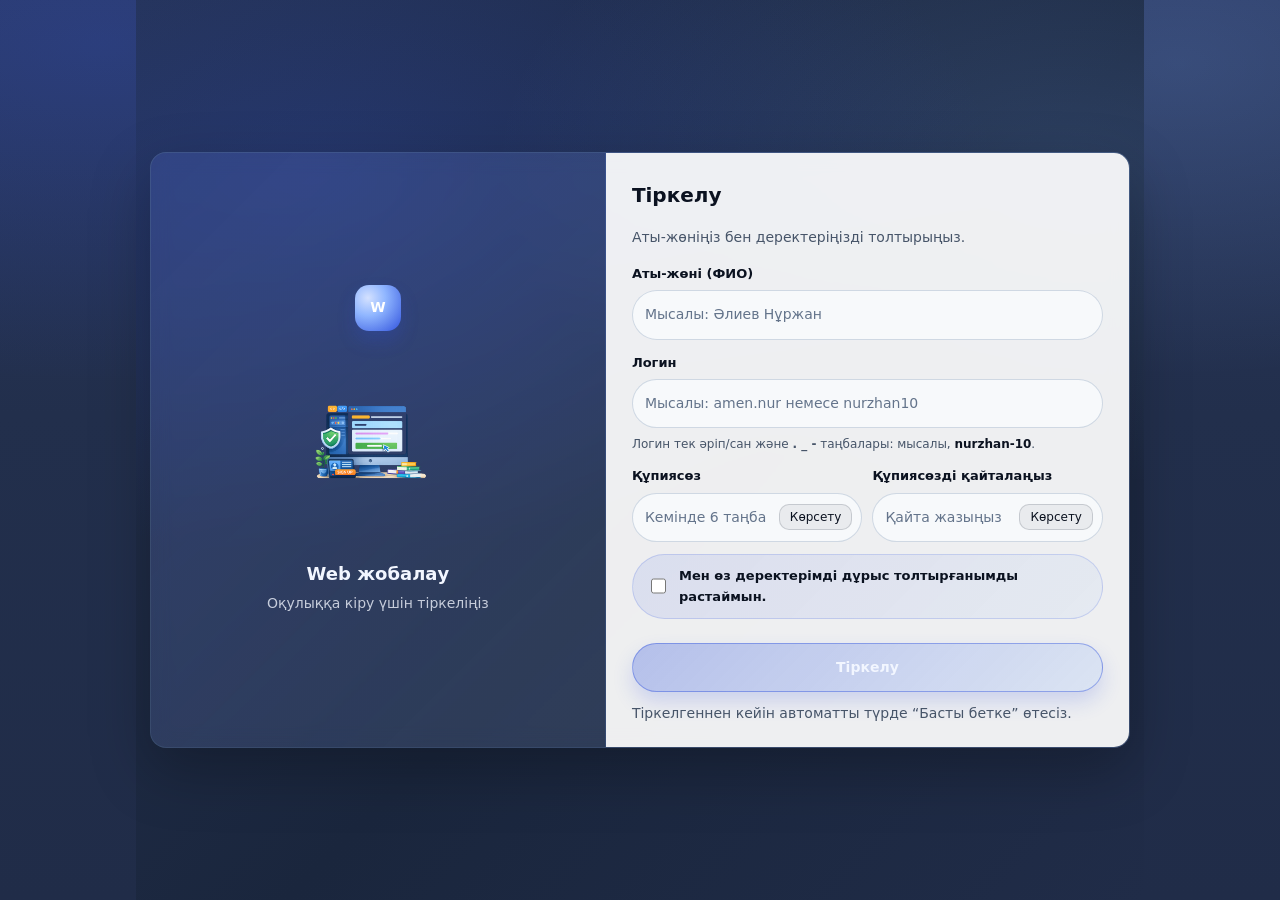
<file: theory.html>
<!DOCTYPE html>

<html lang="kk">
<head>
<meta charset="utf-8"/>
<meta content="width=device-width, initial-scale=1" name="viewport"/>
<title>Теориялық сабақтар | Web жобалау</title>
<link href="styles.css" rel="stylesheet"/>
</head>
<body>
<a class="skip" href="#content">Негізгі мазмұнға өту</a>
<header>
<div class="topbar">
<div class="brand">
<div aria-hidden="true" class="logo">W</div>
<div>
<h1>Web жобалау</h1>
<p class="sub">Теориялық сабақтар</p>
</div>
</div>
<nav aria-label="Негізгі мәзір">
      <a class="navlink" href="index.html">Басты бет</a>
      <a class="navlink active" href="theory.html">Теориялық сабақтар</a>
      <a class="navlink" href="tests.html">Тесттер</a>
      <a class="navlink" href="glossary.html">Глоссарий</a>
      <a class="navlink" href="trainer.html">Тренажер</a>
      <a class="navlink" href="feedback.html">Кері байланыс</a>
      <a class="navlink" href="profile.html">Профиль</a>
      <a class="navlink" href="author.html">Автор</a>
    </nav>
<div class="profileContainer"></div>
</div>
</header>
<main id="content">
<section class="hero">
<h2>Теориялық бөлім</h2>
<p>
      Бұл бөлімде Web-жобалаудың 4 негізгі сабағы берілген. Әр сабақта түсіндірме, мысал және қысқа тапсырмалар арқылы білімді бекітесіз.
    </p>
<div class="slideshow" data-interval="4500" aria-label="Слайд-шоу">
  <div class="slides">
    <div class="slide">
      <div class="slideTop">
        <div class="slideTitle">Ереже</div>
        <div class="slideTag">HTML</div>
      </div>
      <p class="slideText">Тегтерді дұрыс жабу және мағыналы (семантикалық) тегтерді қолдану бетті түсінікті етеді.</p>
    </div>
    <div class="slide">
      <div class="slideTop">
        <div class="slideTitle">Кеңес</div>
        <div class="slideTag">CSS</div>
      </div>
      <p class="slideText">Дизайн жинақы болсын: 2–3 негізгі түс, жеткілікті аралық, оқуға ыңғайлы қаріп өлшемі.</p>
    </div>
    <div class="slide">
      <div class="slideTop">
        <div class="slideTitle">Тәжірибе</div>
        <div class="slideTag">JS</div>
      </div>
      <p class="slideText">Интерактивті шағын қадаммен бастаңыз: батырмаға click оқиғасын қосып, мәтінді өзгертіңіз.</p>
    </div>
  </div>
  <div class="dots" aria-label="Слайдты таңдау"></div>
</div>

<div class="tipline">
<span class="tip">📘 Мақсат: HTML + CSS + JS негіздерін меңгеру</span>
<span class="tip">🧩 Әр сабақта: ереже + мысал</span>
<span class="tip">🧠 Өзін-өзі тексеру сұрақтары бар</span>
</div>
</section>
<!-- 1 -->
<section class="theorySplit" id="theorySplit">
  <aside class="card theorySidebar" aria-label="Теориялық сабақ мәзірі">
    <h3>Тақырыптар</h3>
    <p class="small">Сол жақ мәзірден тақырыпты таңдаңыз. Таңдалған сабақ оң жақта ашылады.</p>
    <div class="topicNav">
      <button class="topicNavBtn active" type="button" data-target="l1">1. Web-жобалау негізі</button>
      <button class="topicNavBtn" type="button" data-target="l2">2. Веб-бет жасау</button>
      <button class="topicNavBtn" type="button" data-target="l3">3. CSS ұғымы</button>
      <button class="topicNavBtn" type="button" data-target="l4">4. JavaScript танысу</button>
    </div>
    <div class="small" style="margin-top:8px;color:var(--muted)">
      Тақырыпты қайта бассаңыз, сабақты жиюға (свернуть) болады.
    </div>
  </aside>

  <div class="theoryPanels">
    <section class="card lesson foldLesson" id="l1">
  <details class="lessonDetails" open>
    <summary>
      <span class="lessonSummaryTitle">1. Web-жобалау негізі</span>
      <span class="lessonSummaryHint">Ашу / Жабу</span>
    </summary>
    <div class="lessonBody">

<div class="meta">
<span class="pill">Нәтиже: түсіндіру</span>
<span class="pill">Дағды: жоспарлау</span>
<span class="pill">Тақырып: веб қалай жұмыс істейді?</span>
</div>
<div class="callout">
<b>Оқу мақсаты:</b>
      Web-жобалау ұғымын түсіндіру; клиент–сервер моделін сипаттау; URL, HTTP/HTTPS және файл түрлерін (HTML, CSS, JS) ажырату.
    </div>
<h4>Тірек сөздер</h4>
<p class="small">
      Web, браузер, сервер, клиент, URL, HTTP/HTTPS, сұраныс (request), жауап (response), статус-код, кэш, семантика.
    </p>
<h4>Веб қалай жұмыс істейді?</h4>
<p class="small">
      Веб-бетті ашқанда браузер серверге сұраныс жібереді. Сервер жауап ретінде HTML, CSS, JavaScript және медиа файлдарды береді.
      Браузер оларды біріктіріп, экранға шығарады. Бұл процесс <b>клиент–сервер</b> байланысына негізделген.
    </p><p class="small">Браузер алдымен домен атын сервердің IP-мекенжайына сәйкестендіру үшін DNS жүйесін қолданады. Содан кейін HTTPS болса, қауіпсіз байланыс орнату үшін шифрлау келісімі (TLS) орындалады. Осыдан кейін ғана HTTP сұранысы жіберіліп, серверден жауап келеді. Жауап құрамында тек бет мәтіні емес, қосымша файлдарға сілтемелер де болады.</p><p class="small">HTML — бет құрылымының негізі болғандықтан, браузер оны оқи салысымен DOM ағашын құрастырады. CSS файлдары келгенде браузер стиль ережелерін есептеп, элементтердің нақты өлшемі мен орнын анықтайды. JavaScript орындалғанда беттегі кейбір элементтер өзгеруі, жаңа мәлімет жүктелуі немесе пайдаланушыға хабарлама шығуы мүмкін. Сондықтан бір сайттың жұмысы — бірнеше файлдың бірлескен нәтижесі.</p><p class="small">Кейде бет тез ашылады, себебі браузер бұрын жүктелген файлдарды кэште сақтайды. Бірақ кэш тым ескі болса, жаңа өзгерістер көрінбеуі мүмкін — онда парақты жаңарту қажет. Веб-жобалауда файл атауын түсінікті қою, құрылымды реттеу және қажетсіз үлкен суреттерді қолданбау маңызды. Бұл пайдаланушыға ыңғайлы әрі жылдам сайт жасауға көмектеседі.</p>
<div class="infogrid">
<div class="info">
<div class="title"><span class="icon">🏗️</span> HTML — құрылым</div>
<p>Мазмұнды логикамен орналастырады: тақырып, абзац, тізім, бөлімдер, сурет, сілтеме.</p>
</div>
<div class="info">
<div class="title"><span class="icon">🎨</span> CSS — стиль</div>
<p>Көріністі реттейді: түс, өлшем, арақашықтық, орналасу, бейімделу (responsive), анимация.</p>
</div>
<div class="info">
<div class="title"><span class="icon">⚙️</span> JavaScript — әрекет</div>
<p>Интерактив береді: батырма әрекеті, форма тексеру, есептеу, элементті өзгерту.</p>
</div>
</div>
<h4 style="margin-top:12px">Веб-бетті ашу кезеңдері (қадамдап)</h4>
<table class="tbl">
<tr><th>Қадам</th><th>Не болады?</th></tr>
<tr><td><b>1</b></td><td>Пайдаланушы URL енгізеді немесе сілтемені басады.</td></tr>
<tr><td><b>2</b></td><td>Браузер серверге HTTP/HTTPS сұраныс жібереді.</td></tr>
<tr><td><b>3</b></td><td>Сервер жауап береді: HTML және басқа файлдар (CSS, JS, суреттер).</td></tr>
<tr><td><b>4</b></td><td>Браузер HTML-ді оқиды, стильді қолданады, JavaScript-ті іске қосады.</td></tr>
<tr><td><b>5</b></td><td>Бет экранда көрінеді; қолданушы әрекеттеріне жауап бере бастайды.</td></tr>
</table>
<div class="media-grid">
<figure class="figure domFigure">
<div aria-label="Клиент–сервер диаграммасы" class="svgwrap">
<!-- Client-server diagram with animation -->
<svg role="img" viewBox="0 0 520 240">
<defs>
<lineargradient id="g1" x1="0" x2="1">
<stop offset="0" stop-color="#cfe6ff"></stop>
<stop offset="1" stop-color="#d1fae5"></stop>
</lineargradient>
</defs>
<rect fill="white" height="180" rx="18" stroke="rgba(229,231,235,.95)" width="220" x="14" y="18"></rect>
<rect fill="white" height="180" rx="18" stroke="rgba(229,231,235,.95)" width="220" x="286" y="18"></rect>
<rect fill="url(#g1)" height="44" rx="14" stroke="rgba(30,136,229,.25)" width="180" x="34" y="46"></rect>
<rect fill="url(#g1)" height="44" rx="14" stroke="rgba(14,165,164,.25)" width="180" x="306" y="46"></rect>
<text fill="#0f2c5a" font-family="system-ui" font-size="16" font-weight="700" text-anchor="middle" x="124" y="74">Клиент</text>
<text fill="#0b3a3a" font-family="system-ui" font-size="16" font-weight="700" text-anchor="middle" x="396" y="74">Сервер</text>
<text fill="#6b7280" font-family="system-ui" font-size="12" text-anchor="middle" x="124" y="118">Браузер</text>
<text fill="#6b7280" font-family="system-ui" font-size="12" text-anchor="middle" x="396" y="118">HTML/CSS/JS файлдар</text>
<line class="route" stroke="rgba(30,136,229,.55)" stroke-width="4" x1="240" x2="280" y1="110" y2="110"></line>
<line class="route" stroke="rgba(14,165,164,.55)" stroke-width="4" x1="280" x2="240" y1="140" y2="140"></line>
<!-- moving packets -->
<g transform="translate(250 100)">
<circle class="packet" fill="rgba(30,136,229,.95)" r="8"></circle>
</g>
<g transform="translate(250 130)">
<circle class="packet back" fill="rgba(14,165,164,.95)" r="8"></circle>
</g>
<text fill="#6b7280" font-family="system-ui" font-size="11" text-anchor="middle" x="260" y="88">Сұраныс</text>
<text fill="#6b7280" font-family="system-ui" font-size="11" text-anchor="middle" x="260" y="162">Жауап</text>
</svg>
</div>
<figcaption class="cap">
<b>Графика:</b> Клиент (браузер) серверге сұраныс жібереді, сервер жауап береді. Нүктелердің қозғалысы — процесс анимациясы.
        </figcaption>
</figure>
<figure class="figure">
<div aria-label="URL құрылымы (инфографика)" class="svgwrap">
<svg role="img" viewBox="0 0 520 240">
<rect fill="white" height="188" rx="18" stroke="rgba(229,231,235,.95)" width="484" x="18" y="26"></rect>
<text fill="#111827" font-family="system-ui" font-size="14" font-weight="900" x="42" y="56">URL мысалы</text>
<rect fill="rgba(30,136,229,.06)" height="46" rx="14" stroke="rgba(30,136,229,.20)" width="436" x="42" y="74"></rect>
<text fill="#0f2c5a" font-family="ui-monospace, SFMono-Regular, Menlo, monospace" font-size="14" x="60" y="104">
              https://example.com/books/theory.html
            </text>
<g fill="#6b7280" font-family="system-ui" font-size="12">
<text x="42" y="150">https</text>
<text x="128" y="150">example.com</text>
<text x="252" y="150">/books/</text>
<text x="395" y="150">theory.html</text>
</g>
<g fill="#111827" font-family="system-ui" font-size="12" font-weight="800">
<text x="42" y="174">Протокол</text>
<text x="128" y="174">Домен</text>
<text x="252" y="174">Қапшық (path)</text>
<text x="395" y="174">Файл</text>
</g>
<g>
<line class="route" stroke="rgba(14,165,164,.55)" stroke-width="3" x1="58" x2="58" y1="124" y2="140"></line>
<line class="route" stroke="rgba(14,165,164,.55)" stroke-width="3" x1="162" x2="162" y1="124" y2="140"></line>
<line class="route" stroke="rgba(14,165,164,.55)" stroke-width="3" x1="274" x2="274" y1="124" y2="140"></line>
<line class="route" stroke="rgba(14,165,164,.55)" stroke-width="3" x1="420" x2="420" y1="124" y2="140"></line>
</g>
</svg>
</div>
<figcaption class="cap">
<b>Инфографика:</b> URL — веб-ресурстың мекенжайы: протокол + домен + жол (path) + файл атауы.
        </figcaption>
</figure>
</div>
<h4 style="margin-top:12px">HTTP жауаптарының мысалдары</h4>
<p class="small">
      Сервер жауап бергенде <b>статус-код</b> қайтарады. Ең жиі кездесетіндері:
    </p>
<table class="tbl">
<tr><th>Код</th><th>Мағынасы</th><th class="muted">Мысал жағдай</th></tr>
<tr><td><b>200</b></td><td>Сұраныс сәтті орындалды</td><td class="muted">Бет дұрыс ашылды</td></tr>
<tr><td><b>301/302</b></td><td>Басқа мекенжайға бағыттау</td><td class="muted">Сілтеме өзгерген</td></tr>
<tr><td><b>404</b></td><td>Бет/файл табылмады</td><td class="muted">Қате URL немесе файл жоқ</td></tr>
<tr><td><b>500</b></td><td>Сервер ішкі қатесі</td><td class="muted">Серверде ақау</td></tr>
</table><h4>Front-end және Back-end (қысқаша)</h4><p class="small">Веб-жобада екі негізгі бағыт бар: front-end және back-end. Front-end — пайдаланушы көретін бөлік: интерфейс, батырмалар, мәтін, дизайн және интерактив (HTML/CSS/JS). Back-end — сервер жағындағы логика: дерекқор, тіркелу, есептеу, файл сақтау сияқты қызметтер. Көп сайтта бұл екі бөлік бірге жұмыс істейді: front-end сұрайды, back-end жауап береді.</p><p class="small">Мектеп деңгейінде сіз ең алдымен front-end негізін үйренесіз, себебі оны браузерде бірден көріп тексеруге болады. Дегенмен қауіпсіздік пен этика қағидаларын да есте ұстау керек: жеке мәліметті жарияламау, күмәнді сілтемелерді ашпау және авторлық құқықты сақтау. Мысалы, сурет қолдансаңыз, оның ашық лицензиясы бар-жоғын тексерген дұрыс. Бұл да — жауапты веб-жобалаудың бір бөлігі.</p>
<details style="margin-top:12px">
<summary>Есте сақта: Семантика не үшін маңызды?</summary>
<div class="small">
<b>Семантикалық HTML</b> (мысалы: <code>&lt;header&gt;</code>, <code>&lt;main&gt;</code>, <code>&lt;article&gt;</code>, <code>&lt;footer&gt;</code>)
        мазмұнның мағынасын көрсетеді. Бұл қолжетімділікке, іздеу жүйесіне және браузердің дұрыс жұмыс істеуіне көмектеседі.
      </div>
</details>
<div class="callout teal" style="margin-top:12px">
<b>Цифрлық қауіпсіздік:</b> жеке дерек енгізетін сайттарда <b>HTTPS</b> және сенімді доменге назар аударыңыз.
      Бейтаныс файлдарды жүктемес бұрын мұғалімнен/ата-анадан сұраған дұрыс.
    </div>
<div class="callout" style="margin-top:12px">
<b>Өзін-өзі тексеру</b>
<ol class="small" style="margin:8px 0 0">
<li>Клиент пен сервердің айырмасы қандай?</li>
<li>HTML, CSS, JavaScript әрқайсысы не үшін керек?</li>
<li>404 статус-коды нені білдіреді?</li>
<li>URL-дің 3 бөлігін атаңыз.</li>
</ol>
</div>
<hr class="sep"/>
<div class="callout teal">
<b>Қорытынды:</b> Web-жобалау — құрылым (HTML), көрініс (CSS), әрекет (JS) және “клиент–сервер” байланысының бірлігі.
    </div>

    </div>
  
<div class="lessonToTest">
  <a class="btn primary" href="tests.html#test-l1">Тестке өту</a>
  <span class="small">(1-сабақ тесті)</span>
</div>
</details>
</section>
    <section class="card lesson foldLesson" id="l2">
  <details class="lessonDetails">
    <summary>
      <span class="lessonSummaryTitle">2. Веб-бет жасау</span>
      <span class="lessonSummaryHint">Ашу / Жабу</span>
    </summary>
    <div class="lessonBody">

<div class="meta">
<span class="pill">Нәтиже: қолдану</span>
<span class="pill">Дағды: құрылымдау</span>
<span class="pill">Құрал: HTML</span>
</div>
<div class="callout">
<b>Оқу мақсаты:</b>
      HTML құжатының құрылымын құру; семантикалық тегтерді қолдану; мәтін, тізім, сілтеме, сурет және кесте енгізу.
    </div>
<h4>Тірек сөздер</h4>
<p class="small">Тег, элемент, атрибут, семантика, тақырып (heading), абзац (paragraph), тізім, сілтеме, сурет, alt.</p>
<h4>HTML құжатының “қаңқасы”</h4>
<p class="small">
      HTML құжат <code>&lt;!doctype html&gt;</code> жолынан басталады — бұл браузерге құжатты стандарт режимде көрсетуге көмектеседі.
      Одан кейін <code>&lt;html&gt;</code>, <code>&lt;head&gt;</code>, <code>&lt;body&gt;</code> бөлімдері болады.
      <code>&lt;head&gt;</code> — қызметтік ақпарат (атау, кодтау, стиль/скрипт), <code>&lt;body&gt;</code> — экрандағы мазмұн.
    </p><p class="small">HTML-де әр элемент ашылу және жабылу тегтерімен жазылады, бірақ кейбірі өздігінен жабылады (мысалы: <code>&lt;img&gt;</code>, <code>&lt;br&gt;</code>). Тегтердің ішіне салыну реті маңызды: бір элемент екіншісінің ішінде дұрыс жабылуы тиіс. Қателессеңіз, бетте күтпеген орналасу немесе стиль мәселесі пайда болуы мүмкін. Сондықтан кодты ұқыпты жазу — жақсы әдет.</p><p class="small">Семантикалық тегтерді қолданғанда мәтіннің мағынасы анық көрінеді: <code>&lt;nav&gt;</code> — навигация, <code>&lt;main&gt;</code> — негізгі мазмұн, <code>&lt;section&gt;</code> — бөлім, <code>&lt;footer&gt;</code> — төменгі ақпарат. Бұл тек әдемілік үшін емес: экран оқитын бағдарламаларға (қолжетімділік) және іздеу жүйесіне пайдалы. Яғни сайттың сапасы артады.</p><p class="small">Файлдарды реттеу де маңызды: мысалы, суреттерді <b>assets</b> қалтасына, стильді <b>styles.css</b> файлына, ал логиканы <b>app.js</b> файлына бөліп сақтаған дұрыс. Осылайша жобаны түсіну жеңіл болады, әрі болашақта өзгерту тезірек орындалады. Мектеп жобасында да “тәртіп” — нәтиженің кепілі.</p>
<div class="media-grid">
<figure class="figure">
<div aria-label="Семантикалық құрылым" class="svgwrap">
<svg role="img" viewBox="0 0 520 260">
<rect fill="white" height="212" rx="20" stroke="rgba(229,231,235,.95)" width="440" x="40" y="24"></rect>
<rect fill="rgba(30,136,229,.12)" height="38" rx="14" stroke="rgba(30,136,229,.25)" width="400" x="60" y="44"></rect>
<text fill="#0f2c5a" font-family="system-ui" font-size="12" font-weight="800" text-anchor="middle" x="260" y="68">&lt;header&gt; — жоғарғы бөлік</text>
<rect fill="rgba(14,165,164,.10)" height="106" rx="14" stroke="rgba(14,165,164,.25)" width="400" x="60" y="90"></rect>
<rect fill="white" height="70" rx="14" stroke="rgba(229,231,235,.95)" width="240" x="78" y="108"></rect>
<text fill="#0b3a3a" font-family="system-ui" font-size="12" font-weight="800" text-anchor="middle" x="198" y="130">&lt;main&gt;</text>
<text fill="#6b7280" font-family="system-ui" font-size="11" text-anchor="middle" x="198" y="152">&lt;article&gt; / &lt;section&gt;</text>
<rect fill="white" height="70" rx="14" stroke="rgba(229,231,235,.95)" width="132" x="328" y="108"></rect>
<text fill="#0b3a3a" font-family="system-ui" font-size="12" font-weight="800" text-anchor="middle" x="394" y="130">&lt;aside&gt;</text>
<text fill="#6b7280" font-family="system-ui" font-size="11" text-anchor="middle" x="394" y="152">қосымша</text>
<rect fill="rgba(30,136,229,.08)" height="26" rx="12" stroke="rgba(30,136,229,.22)" width="400" x="60" y="204"></rect>
<text fill="#0f2c5a" font-family="system-ui" font-size="12" font-weight="800" text-anchor="middle" x="260" y="222">&lt;footer&gt; — төменгі бөлік</text>
</svg>
</div>
<figcaption class="cap"><b>Сурет:</b> Семантикалық тегтер бетті мағынасы бойынша бөледі.</figcaption>
</figure>
<figure class="figure">
<div class="svgwrap">
<pre style="margin:0"><span class="dim">&lt;!-- HTML үлгі қаңқа --&gt;</span>
&lt;!doctype html&gt;
&lt;html lang="kk"&gt;
&lt;head&gt;
  &lt;meta charset="utf-8"&gt;
  &lt;meta name="viewport" content="width=device-width, initial-scale=1"&gt;
  &lt;title&gt;Менің бетім&lt;/title&gt;
&lt;/head&gt;
&lt;body&gt;
  &lt;h1&gt;Сәлем, Web!&lt;/h1&gt;
&lt;/body&gt;
&lt;/html&gt;</pre>
</div>
<figcaption class="cap"><b>Код:</b> Ең қарапайым HTML құжатының құрылымы.</figcaption>
</figure>
</div>
<h4 style="margin-top:12px">Негізгі тегтер (қысқаша кесте)</h4>
<table class="tbl">
<tr><th>Тег</th><th>Мақсаты</th><th class="muted">Мысал</th></tr>
<tr><td><code>&lt;h1&gt;...&lt;/h1&gt;</code></td><td>Негізгі тақырып</td><td class="muted">Бет атауы</td></tr>
<tr><td><code>&lt;p&gt;...&lt;/p&gt;</code></td><td>Абзац</td><td class="muted">Түсіндірме мәтін</td></tr>
<tr><td><code>&lt;a href=""&gt;</code></td><td>Сілтеме</td><td class="muted">Басқа бетке өту</td></tr>
<tr><td><code>&lt;img src="" alt=""&gt;</code></td><td>Сурет қою</td><td class="muted">alt — сурет сипаттамасы</td></tr>
<tr><td><code>&lt;ul&gt;&lt;li&gt;</code></td><td>Тізім</td><td class="muted">Нүктелі тізім</td></tr>
<tr><td><code>&lt;section&gt;</code></td><td>Бөлім</td><td class="muted">Тақырыптық блок</td></tr>
</table><h4>Сурет пен сілтемені дұрыс қолдану</h4><p class="small">Сурет қойған кезде оның өлшемін алдын ала ойлаңыз: өте үлкен файл сайтты баяулатады. Әр суретке <code>alt</code> жазу керек, себебі сурет ашылмаса немесе экран оқитын құрал қолданылса, сол мәтін оқылады. Сілтеме (<code>&lt;a&gt;</code>) мәтіні қысқа әрі нақты болсын: мысалы, “Тесттер бөлімі” немесе “Кері байланыс” сияқты.</p><p class="small">Егер сыртқы сайтқа өтсеңіз, сенімді ресурстарды таңдаңыз және күмәнді жарнамалық сілтемелерден сақ болыңыз. Мектеп тапсырмаларында авторлық құқықты сақтаңыз: интернеттен алынған суретке дереккөз көрсету жақсы мәдениет. Осының бәрі — жауапты цифрлық азамат болудың белгісі.</p>
<details style="margin-top:12px">
<summary>Қолжетімділік (Accessibility) бойынша шағын ереже</summary>
<div class="small">
<ul>
<li><b>Тақырыптарды ретімен</b> қолданыңыз: <code>h1</code> → <code>h2</code> → <code>h3</code>…</li>
<li><b>Суретке alt</b> жазыңыз: мағынасы бар суретте alt міндетті.</li>
<li><b>Сілтемені түсінікті</b> атаңыз: “Мына жерді бас” емес, нақты атау.</li>
</ul>
</div>
</details>
<h4>Практикаға жақын тапсырма</h4><p class="small">1) Өз бетіңіз туралы шағын мәтін жазыңыз (<code>h1</code>, <code>p</code>, <code>ul</code>). 2) Бір сурет қосыңыз және <code>alt</code> толтырыңыз. 3) Екі ішкі сілтеме жасаңыз: “Глоссарий” және “Тесттер” бетіне. 4) Кодты сақтап, браузерде ашып тексеріңіз. Осы әрекеттер HTML құрылымын жақсы бекітеді.</p><h4 style="margin-top:12px">Бейне сабақ (қосымша)</h4>
<div class="figure">
<div class="ratio">
<iframe allow="accelerometer; autoplay; clipboard-write; encrypted-media; gyroscope; picture-in-picture; web-share" allowfullscreen="" loading="lazy" referrerpolicy="strict-origin-when-cross-origin" src="https://www.youtube-nocookie.com/embed/916GWv2Qs08" title="HTML tutorial video"></iframe>
</div>
<div class="cap">
<b>Видео:</b> HTML негіздері (интернет керек).
      </div>
</div>
<div class="callout" style="margin-top:12px">
<b>Өзін-өзі тексеру</b>
<ol class="small" style="margin:8px 0 0">
<li><code>&lt;head&gt;</code> пен <code>&lt;body&gt;</code> айырмасы қандай?</li>
<li>Семантикалық тегтің 2 мысалын жазыңыз.</li>
<li><code>alt</code> не үшін керек?</li>
</ol>
</div>
<div class="callout teal" style="margin-top:12px">
<b>Қорытынды:</b> HTML — веб-беттің құрылымы. Дұрыс құрылым кейін CSS/JS жұмысын жеңілдетеді.
    </div>

    </div>
  
<div class="lessonToTest">
  <a class="btn primary" href="tests.html#test-l2">Тестке өту</a>
  <span class="small">(2-сабақ тесті)</span>
</div>
</details>
</section>
    <section class="card lesson foldLesson" id="l3">
  <details class="lessonDetails">
    <summary>
      <span class="lessonSummaryTitle">3. CSS ұғымы</span>
      <span class="lessonSummaryHint">Ашу / Жабу</span>
    </summary>
    <div class="lessonBody">

<div class="meta">
<span class="pill">Нәтиже: безендіру</span>
<span class="pill">Дағды: стиль беру</span>
<span class="pill">Құрал: CSS</span>
</div>
<div class="callout">
<b>Оқу мақсаты:</b>
      CSS ережесін құру; селекторларды қолдану; box model түсіну; flex/grid арқылы орналасу жасау; қарапайым анимация қосу.
    </div>
<h4>Тірек сөздер</h4>
<p class="small">Селектор, қасиет, мән, каскад, specificity, мұрагерлік, box model, flexbox, grid, responsive, keyframes.</p>
<h4>CSS ережесінің құрылымы</h4>
<p class="small">
      CSS ережесі <b>селектор</b> + <b>қасиет: мән</b> жұбынан тұрады:
      <code>p { color: blue; }</code> — барлық абзацтың түсін өзгертеді.
      Селектор ретінде элемент атауы, <code>.class</code>, <code>#id</code> жиі қолданылады.
    </p><p class="small">CSS-ті үш түрлі жолмен қосуға болады: 1) сыртқы файл арқылы (<code>link</code>), 2) <code>&lt;style&gt;</code> ішінде, 3) элементтің өзіне тікелей жазу (inline style). Мектеп жобаларында ең дұрыс тәсіл — сыртқы <b>styles.css</b> файлын пайдалану. Себебі барлық стиль бір жерде тұрады, қате табу және өзгерту жеңіл болады.</p><p class="small">Каскадтың мәнін түсіну үшін мысал: бір элементке <code>p {color: blue;}</code> және <code>.warning {color: red;}</code> қатар жазылса, класс нақтылығы жоғары болғандықтан мәтін қызыл болады. Ал егер <code>!important</code> қолдансаңыз, ол көбіне басқа ережелерден басым түседі, бірақ оны жиі қолдануға болмайды. Өйткені кодты басқару қиындайды және қателік көбейеді.</p><p class="small">Орналасу жасағанда Flexbox көбіне “бір қатар” немесе “бір баған” логикасына ыңғайлы, ал Grid — кесте сияқты тор жүйесіне жақсы. Мысалы, мәзірді Flexbox-пен, ал карточкалардан тұратын бөлімді Grid-пен жасау тиімді. Осы екі құралды дұрыс таңдау — кәсіби веб-жобалаудың негізі.</p>
<div class="media-grid">
<figure class="figure smallFig">
<div aria-label="Box model диаграммасы" class="svgwrap">
<svg role="img" viewBox="0 0 520 260">
<rect fill="rgba(239,246,255,.9)" height="200" rx="22" stroke="rgba(30,136,229,.25)" width="380" x="70" y="30"></rect>
<text fill="#0f2c5a" font-family="system-ui" font-size="13" font-weight="900" text-anchor="middle" x="260" y="56">margin</text>
<rect fill="rgba(236,254,255,.92)" height="140" rx="20" stroke="rgba(14,165,164,.25)" width="300" x="110" y="70"></rect>
<text fill="#0b3a3a" font-family="system-ui" font-size="13" font-weight="900" text-anchor="middle" x="260" y="95">border</text>
<rect fill="rgba(255,255,255,.95)" height="96" rx="18" stroke="rgba(229,231,235,.95)" width="220" x="150" y="108"></rect>
<text fill="#111827" font-family="system-ui" font-size="13" font-weight="900" text-anchor="middle" x="260" y="136">padding</text>
<rect fill="rgba(30,136,229,.10)" height="44" rx="14" stroke="rgba(30,136,229,.28)" width="144" x="188" y="146"></rect>
<text fill="#0f2c5a" font-family="system-ui" font-size="13" font-weight="900" text-anchor="middle" x="260" y="174">content</text>
</svg>
</div>
<figcaption class="cap"><b>Сурет:</b> Box model — content → padding → border → margin.</figcaption>
</figure>
<figure class="figure smallFig">
<div aria-label="Flex және Grid айырмасы" class="svgwrap">
<svg role="img" viewBox="0 0 520 260">
<rect fill="white" height="204" rx="18" stroke="rgba(229,231,235,.95)" width="220" x="30" y="28"></rect>
<text fill="#111827" font-family="system-ui" font-size="13" font-weight="900" text-anchor="middle" x="140" y="58">Flexbox (1 өлшем)</text>
<rect fill="rgba(30,136,229,.12)" height="40" rx="14" stroke="rgba(30,136,229,.25)" width="160" x="60" y="80"></rect>
<rect fill="rgba(30,136,229,.10)" height="40" rx="14" stroke="rgba(30,136,229,.25)" width="160" x="60" y="128"></rect>
<rect fill="rgba(30,136,229,.08)" height="40" rx="14" stroke="rgba(30,136,229,.25)" width="160" x="60" y="176"></rect>
<text fill="#0f2c5a" font-family="system-ui" font-size="12" font-weight="800" text-anchor="middle" x="140" y="106">қатар/баған</text>
<rect fill="white" height="204" rx="18" stroke="rgba(229,231,235,.95)" width="220" x="270" y="28"></rect>
<text fill="#111827" font-family="system-ui" font-size="13" font-weight="900" text-anchor="middle" x="380" y="58">Grid (2 өлшем)</text>
<g transform="translate(300 76)">
<rect fill="rgba(14,165,164,.10)" height="54" rx="14" stroke="rgba(14,165,164,.25)" width="64" x="0" y="0"></rect>
<rect fill="rgba(14,165,164,.10)" height="54" rx="14" stroke="rgba(14,165,164,.25)" width="64" x="74" y="0"></rect>
<rect fill="rgba(14,165,164,.10)" height="54" rx="14" stroke="rgba(14,165,164,.25)" width="64" x="0" y="64"></rect>
<rect fill="rgba(14,165,164,.10)" height="54" rx="14" stroke="rgba(14,165,164,.25)" width="64" x="74" y="64"></rect>
<text fill="#0b3a3a" font-family="system-ui" font-size="12" font-weight="800" text-anchor="middle" x="69" y="144">қатар + баған</text>
</g>
</svg>
</div>
<figcaption class="cap"><b>Графика:</b> Flexbox — бір бағыт, Grid — екі бағыт.</figcaption>
</figure>
</div>
<h4 style="margin-top:12px">CSS каскады және нақтылық (қысқаша)</h4>
<table class="tbl">
<tr><th>Ереже</th><th>Түсінік</th></tr>
<tr><td><b>Каскад</b></td><td>Бір элементке бірнеше стиль келсе, браузер ең маңыздысын таңдайды.</td></tr>
<tr><td><b>Specificity</b></td><td><code>#id</code> селекторы көбіне <code>.class</code> және тегтен басым.</td></tr>
<tr><td><b>Тәртіп</b></td><td>Нақтылық бірдей болса, төменде жазылған ереже үстем болады.</td></tr>
</table><h4>Оқылымдылық және дизайн мәдениеті</h4><p class="small">Мектеп оқулығы стилінде дизайн ең алдымен оқуға ыңғайлы болуы тиіс: мәтін анық, аралығы жеткілікті, фон көзге жайлы болуы керек. Қаріптің тым ұсақ болмауын және мәтін мен фонның контрастын сақтаған дұрыс. Түстерді көп қолданбай, 2–3 негізгі түспен шектелсеңіз, бет жинақы көрінеді. Сондай-ақ ұзын мәтінді абзацтарға бөліп, тақырыптарды айқын етіп қойыңыз.</p><p class="small">Анимацияны да орнымен қолдану керек: өте жылдам немесе көп қозғалыс оқушының назарын бөледі. Сол себепті ұсақ ауысу эффектілері (fade, hover) жеткілікті. Және <code>prefers-reduced-motion</code> параметрін ескерсеңіз, қозғалысқа сезімтал пайдаланушыларға да ыңғайлы болады.</p>
<div aria-label="Box model интерактив" class="mini-demo">
<div class="row">
<b>Интерактив:</b> Padding және Margin мәндерін өзгертіп көріңіз.
        <span class="small">(өзгеріс бірден көрінеді)</span>
</div>
<div class="rangeRow">
<label for="padRange">Padding</label>
<input id="padRange" max="48" min="0" type="range" value="16"/>
<div class="small" id="padVal">16px</div>
</div>
<div class="rangeRow">
<label for="marRange">Margin</label>
<input id="marRange" max="48" min="0" type="range" value="10"/>
<div class="small" id="marVal">10px</div>
</div>
<div class="demoBoxArea">
<div class="demoBox" id="boxDemo">
<b>Мен — элементпін</b><br/>
<span class="small">Padding іште, margin сыртта болады.</span>
</div>
</div>
</div>
<details style="margin-top:12px">
<summary>Responsive дизайн: 3 негізгі қағида</summary>
<div class="small">
<ol>
<li><b>Икемді тор (fluid layout)</b> — % / flex / grid арқылы орналасу.</li>
<li><b>Икемді суреттер</b> — суреттерді контейнерге сыйдыру (<code>max-width: 100%;</code>).</li>
<li><b>Media query</b> — экран өлшеміне қарай стиль өзгерту.</li>
</ol>
</div>
</details>
<h4 style="margin-top:12px">Бейне (қосымша): CSS Grid құралдары</h4>
<div class="figure">
<div class="ratio">
<iframe allow="accelerometer; autoplay; clipboard-write; encrypted-media; gyroscope; picture-in-picture; web-share" allowfullscreen="" loading="lazy" referrerpolicy="strict-origin-when-cross-origin" src="https://www.youtube-nocookie.com/embed/M8SlBgul8ao" title="CSS Grid DevTools video"></iframe>
</div>
<div class="cap">
<b>Видео:</b> Chrome DevTools-та Grid-ті көру/түзету.
      </div>
</div>
<div class="callout" style="margin-top:12px">
<b>Өзін-өзі тексеру</b>
<ol class="small" style="margin:8px 0 0">
<li>Box model бөліктерін ретімен атаңыз.</li>
<li><code>#id</code> пен <code>.class</code>
<li>Responsive дизайн не үшін керек?</li>
</li></ol>
</div>
<div class="callout"><b>Қосымша түсіну үшін</b><ol class="small" style="margin:8px 0 0"><li>Сыртқы CSS файлды қосудың артықшылығы неде?</li><li>Каскад пен нақтылықтың (specificity) байланысын 1 мысалмен түсіндіріңіз.</li><li>Flexbox пен Grid-ті қай жағдайда таңдар едіңіз?</li><li>Неге тым көп анимация қолдануға болмайды?</li></ol></div><div class="callout teal" style="margin-top:12px">
<b>Қорытынды:</b> CSS — веб-беттің дизайны мен орналасуын жасайды. Келесі сабақта JavaScript арқылы интерактив қосамыз.
    </div>

    </div>
  
<div class="lessonToTest">
  <a class="btn primary" href="tests.html#test-l3">Тестке өту</a>
  <span class="small">(3-сабақ тесті)</span>
</div>
</details>
</section>
    <section class="card lesson foldLesson" id="l4">
  <details class="lessonDetails">
    <summary>
      <span class="lessonSummaryTitle">4. JavaScript-тен танысу</span>
      <span class="lessonSummaryHint">Ашу / Жабу</span>
    </summary>
    <div class="lessonBody">

<div class="meta">
<span class="pill">Нәтиже: интерактив</span>
<span class="pill">Дағды: логика</span>
<span class="pill">Құрал: JavaScript</span>
</div>
<div class="callout">
<b>Оқу мақсаты:</b>
      айнымалы (<code>let</code>, <code>const</code>), функция, оқиға (event) ұғымдарын түсіну;
      DOM-нан элемент таңдап, мәтінді өзгерту; <code>addEventListener</code> қолдану; қате табудың негізгі тәсілін білу.
    </div>
<h4>Тірек сөздер</h4>
<p class="small">Айнымалы, const, let, функция, параметр, шарт, цикл, DOM, event, listener, console.</p>
<h4>let және const (қысқаша ереже)</h4>
<table class="tbl">
<tr><th>Түрі</th><th>Қашан қолданамыз?</th><th class="muted">Мысал</th></tr>
<tr><td><b>const</b></td><td>Мәні қайта тағайындалмайтын кезде</td><td class="muted"><code>const name = "Amen";</code></td></tr>
<tr><td><b>let</b></td><td>Мәні өзгеретін кезде</td><td class="muted"><code>let score = 0;</code></td></tr>
</table><h4>Алгоритм ойлау: шағын мысал</h4><p class="small">Мысалы, “батырма басылса — ұпай 1-ге артсын” деген ереже құрайық. Бұл жерде 1) бастапқы ұпайды <code>let score = 0;</code> деп қоямыз, 2) батырманы табамыз, 3) click оқиғасын тыңдаймыз, 4) оқиға болғанда ұпайды арттырып, экрандағы мәтінді жаңартамыз. Осындай қадамдар — алгоритмдік ойлаудың қарапайым үлгісі.</p>
<h4 style="margin-top:12px">DOM және оқиғалар</h4>
<p class="small">
      JavaScript HTML элементтерін табу үшін <code>document.querySelector()</code> қолданады.
      Ал пайдаланушы әрекетін тыңдау үшін <code>addEventListener</code>
<div class="media-grid">
<figure class="figure domFigure">
  <div class="svgwrap" aria-label="DOM объектілік моделі (инфографика)">
    <svg role="img" viewBox="0 0 800 300" aria-label="DOM — HTML құрылымының объектілік моделі">
      <!-- Card -->
      <rect x="16" y="18" width="768" height="264" rx="18" fill="white" stroke="rgba(229,231,235,.95)"/>

      <!-- Title -->
      <text x="40" y="50" font-family="system-ui" font-size="14" font-weight="900" fill="#111827">
        DOM объектілік моделі
      </text>
      <text x="40" y="70" font-family="system-ui" font-size="12" fill="#6b7280">
        HTML элементтері иерархиялық ағаш ретінде ұсынылады
      </text>

      <!-- Tree area -->
      <rect x="40" y="92" width="420" height="170" rx="16" fill="rgba(50,84,222,.06)" stroke="rgba(50,84,222,.18)"/>
      <text x="60" y="116" font-family="system-ui" font-size="12" font-weight="900" fill="#0b1220">DOM ағашы</text>

      <!-- Lines -->
      <g stroke="rgba(50,84,222,.35)" stroke-width="2.4" stroke-linecap="round">
        <line x1="250" y1="140" x2="250" y2="158"/>
        <line x1="250" y1="186" x2="170" y2="206"/>
        <line x1="250" y1="186" x2="330" y2="206"/>
      </g>

      <!-- Nodes -->
      <!-- document -->
      <rect x="196" y="124" width="108" height="30" rx="12" fill="rgba(43,59,96,.92)" stroke="rgba(50,84,222,.25)"/>
      <text x="250" y="144" text-anchor="middle" fill="#f8fafc" font-size="12" font-weight="900">document</text>

      <!-- html -->
      <rect x="196" y="156" width="108" height="30" rx="12" fill="rgba(43,59,96,.90)" stroke="rgba(50,84,222,.22)"/>
      <text x="250" y="176" text-anchor="middle" fill="#f8fafc" font-size="12" font-weight="900">&lt;html&gt;</text>

      <!-- head -->
      <rect x="116" y="206" width="108" height="30" rx="12" fill="rgba(37,51,84,.88)" stroke="rgba(50,84,222,.18)"/>
      <text x="170" y="226" text-anchor="middle" fill="#f8fafc" font-size="12" font-weight="900">&lt;head&gt;</text>

      <!-- body -->
      <rect x="276" y="206" width="108" height="30" rx="12" fill="rgba(37,51,84,.88)" stroke="rgba(50,84,222,.18)"/>
      <text x="330" y="226" text-anchor="middle" fill="#f8fafc" font-size="12" font-weight="900">&lt;body&gt;</text>

      <!-- Labels -->
      <text x="104" y="252" font-family="system-ui" font-size="11" fill="#6b7280">head: meta, title</text>
      <text x="276" y="252" font-family="system-ui" font-size="11" fill="#6b7280">body: h1, p, button</text>

      <!-- JS area -->
      <rect x="488" y="92" width="276" height="170" rx="16" fill="rgba(127,176,255,.08)" stroke="rgba(50,84,222,.16)"/>
      <text x="508" y="116" font-family="system-ui" font-size="12" font-weight="900" fill="#0b1220">
        JavaScript (DOM + event)
      </text>

      <rect x="508" y="130" width="236" height="44" rx="12" fill="rgba(17,24,39,.04)" stroke="rgba(229,231,235,.95)"/>
      <text x="520" y="156" font-family="ui-monospace" font-size="11" fill="#0b1220">
        document.querySelector(...)
      </text>

      <rect x="508" y="184" width="236" height="44" rx="12" fill="rgba(17,24,39,.04)" stroke="rgba(229,231,235,.95)"/>
      <text x="520" y="210" font-family="ui-monospace" font-size="11" fill="#0b1220">
        addEventListener('click', …)
      </text>

      <!-- Arrow -->
      <path d="M460 176 C 476 176, 476 176, 488 176" fill="none" stroke="rgba(50,84,222,.45)" stroke-width="3"/>
      <polygon points="488,176 478,170 478,182" fill="rgba(50,84,222,.45)"/>
    </svg>
  </div>
  <figcaption class="cap"><b>Сурет:</b> DOM — HTML құрылымының объектілік моделі.</figcaption>
</figure>
<figure class="figure">
<div class="svgwrap">
<pre style="margin:0"><span class="dim">&lt;!-- JS: батырма басқанда мәтінді өзгерту --&gt;</span>
&lt;button id="btn"&gt;Басыңыз&lt;/button&gt;
&lt;p id="msg"&gt;Мәтін&lt;/p&gt;

&lt;script&gt;
  const btn = document.querySelector('#btn');
  const msg = document.querySelector('#msg');

  btn.addEventListener('click', () =&gt; {
    msg.textContent = 'Сіз батырманы бастың!';
  });
&lt;/script&gt;</pre>
</div>
<figcaption class="cap"><b>Код:</b> <code>querySelector</code> элементті табады, <code>addEventListener</code> оқиғаға жауап береді.</figcaption>
</figure>
</div>
<div class="mini-demo">
<div class="row">
<b>Интерактив:</b> JavaScript санағыш (DOM + event)
      </div>
<div class="btnrow" style="margin-top:10px">
<button class="btn primary" id="jsDemoBtn" type="button">Басып көр</button>
</div>
<div class="out" id="jsDemoOut">Батырманы бассаңыз, мұндағы мәтін өзгереді.</div>
</div>
<details style="margin-top:12px">
<summary>Қате табу: Console қалай көмектеседі?</summary>
<div class="small">
        Браузерде <b>F12 → Console</b> ашып, қате хабарламаларды көре аласыз.
        Тексеру үшін <code>console.log("Тексеру")</code> жазып, мәндердің қалай өзгеретінін бақылаңыз.
      </div>
</details>
<h4 style="margin-top:12px">Бейне (қосымша): DOM events</h4>
<div class="figure">
<div class="ratio">
<iframe allow="accelerometer; autoplay; clipboard-write; encrypted-media; gyroscope; picture-in-picture; web-share" allowfullscreen="" loading="lazy" referrerpolicy="strict-origin-when-cross-origin" src="https://www.youtube-nocookie.com/embed/0fy9TCcX8Uc" title="DOM Events video"></iframe>
</div>
<div class="cap"><b>Видео:</b> DOM events туралы түсіндіру.</div>
</div>
<div class="callout" style="margin-top:12px">
<b>Өзін-өзі тексеру</b>
<ol class="small" style="margin:8px 0 0">
<li><code>const</code> пен <code>let</code>
<li>DOM дегеніміз не?</li>
<li>Оқиғаға жауап беру үшін қандай әдіс қолданылады?</li>
</li></ol>
</div>
<div class="callout"><b>Қорытынды тапсырма</b><p class="small">Өзіңіздің шағын “Калькулятор” немесе “Санағыш” бетіңізді құрастырыңыз: екі батырма (арттыру/азайту), бір мәтін, және нәтижені шығаратын блок болсын. Қате шықса, Console арқылы тексеріңіз. Дайын болған соң, беттер арасындағы ауысу анимациясының қалай жұмыс істейтінін байқап көріңіз.</p></div><div class="callout teal" style="margin-top:12px">
<b>Қорытынды:</b> JavaScript — веб-бетті “тірілтетін” құрал. Айнымалы, функция және оқиға арқылы интерактив құра аласыз.
    </div>
</p><p class="small">JavaScript-те дерек түрлері бар: сан (number), мәтін (string), логикалық мән (boolean), массив (array) және объект (object). Мысалы, оқушының ұпайын сан ретінде, ал аты-жөнін мәтін ретінде сақтауға болады. Осы деректерді салыстыру үшін шарт операторлары қолданылады: <code>if</code>, <code>else</code>. Қайталау керек болса, циклдер көмектеседі: <code>for</code> немесе <code>while</code>.</p><p class="small">Оқиға өңдеуші (event listener) — “құлақ түріп тұратын” код бөлігі. Мысалы, оқушы мәтін тергенде <code>input</code> оқиғасы, ал батырма басқанда <code>click</code> оқиғасы іске қосылады. Осы кезде сіз DOM-дағы элементтің мәтінін, түсін, көрінуін өзгерте аласыз немесе есептеу жүргізесіз. Сондықтан JS — вебті интерактив ететін негізгі құрал.</p><p class="small">Қауіпсіздік жағынан маңызды ереже бар: пайдаланушы енгізген мәтінді “сол күйі” HTML ретінде қоспау керек. Сол үшін көбіне <code>textContent</code> қолдану қауіпсіз, ал <code>innerHTML</code> абайлап қолданылуы тиіс. Мектеп жобаларында да қауіпсіздік дағдысын үйрену пайдалы. Бұл — болашақта үлкен жобалар жасағанда көмектесетін мәдениет.</p>
    </div>
  
<div class="lessonToTest">
  <a class="btn primary" href="tests.html#test-l4">Тестке өту</a>
  <span class="small">(4-сабақ тесті)</span>
</div>
</details>
</section>
  </div>
</section>
<section class="card" style="margin-top:16px">
<h3>Әдебиеттер және дереккөздер</h3>
<p class="small">
      Мәтіндегі анықтамалар мен түсіндірулер халықаралық веб-құжаттамаларға сүйеніп жинақталды (ресми және оқу материалдары):
    </p>
<ul class="small">
<li><a href="https://developer.mozilla.org/en-US/curriculum/core/semantic-html/" rel="noopener" target="_blank">MDN: Semantic HTML</a></li>
<li><a href="https://developer.mozilla.org/en-US/docs/Learn_web_development/Core/Styling_basics/Box_model" rel="noopener" target="_blank">MDN: The box model</a></li>
<li><a href="https://developer.mozilla.org/en-US/docs/Web/HTTP/Reference/Status" rel="noopener" target="_blank">MDN: HTTP response status codes</a></li>
<li><a href="https://www.w3.org/WAI/tutorials/page-structure/headings/" rel="noopener" target="_blank">W3C WAI: Headings (қолжетімділік)</a></li>
<li><a href="https://www.w3.org/WAI/fundamentals/accessibility-intro/" rel="noopener" target="_blank">W3C WAI: Web Accessibility intro</a></li>
<li><a href="https://web.dev/articles/responsive-web-design-basics" rel="noopener" target="_blank">web.dev: Responsive web design basics</a></li>
<li><a href="https://html.spec.whatwg.org/multipage/" rel="noopener" target="_blank">WHATWG: HTML Living Standard</a></li>
</ul>
</section>
</main>
<footer>
  © 2026 • Теориялық сабақтар • “Web жобалау” онлайн оқулығы
</footer>
<script src="app.js"></script>
</body>
</html>
</file>
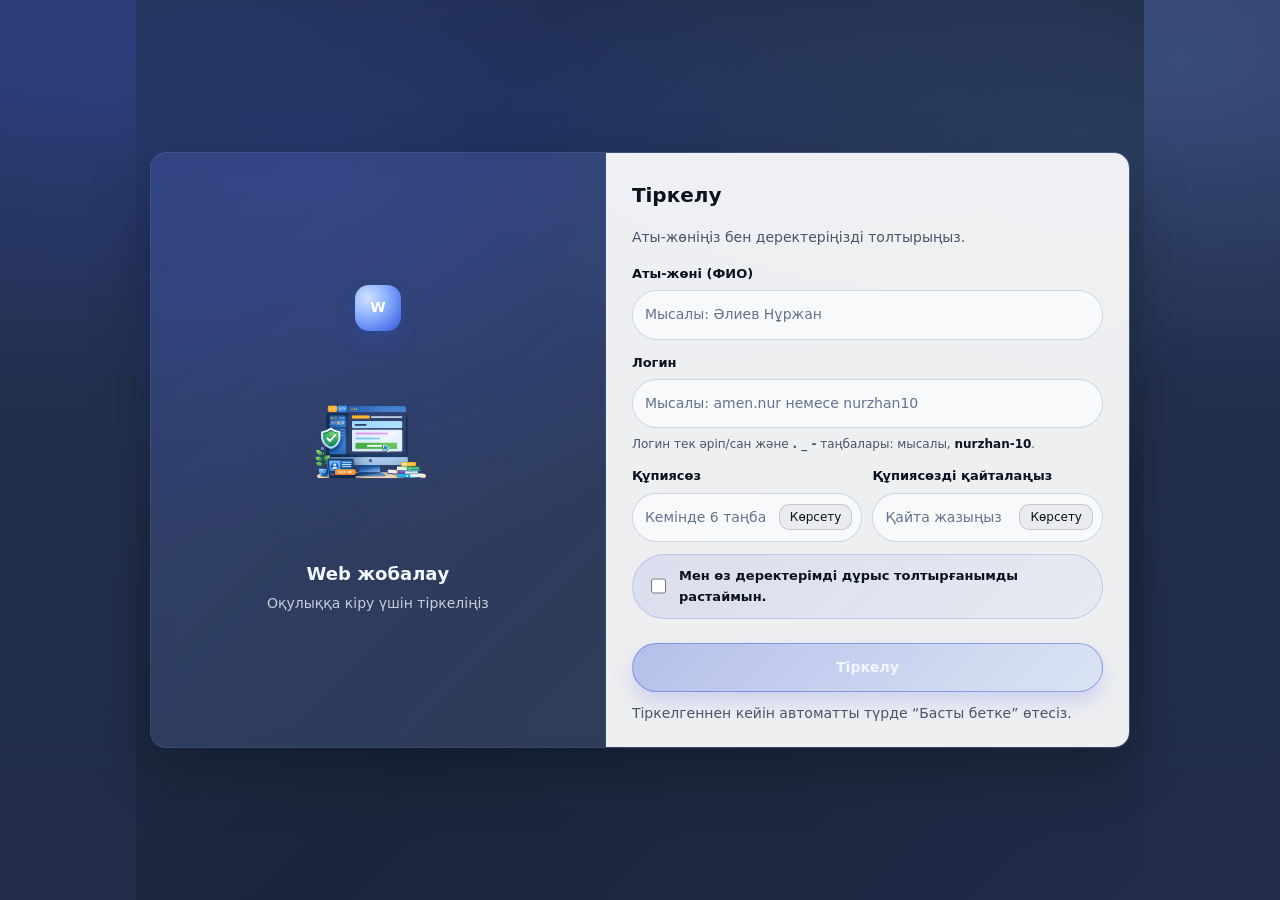
<file: trainer.html>
<!doctype html>
<html lang="kk">
<head>
  <meta charset="utf-8" />
  <meta name="viewport" content="width=device-width, initial-scale=1" />
  <title>Тренажер | Web жобалау</title>
  <link rel="stylesheet" href="styles.css" />
</head>
<body>
<a class="skip" href="#content">Негізгі мазмұнға өту</a>

<header>
  <div class="topbar">
    <div class="brand">
      <div class="logo" aria-hidden="true">W</div>
      <div>
        <h1>Web жобалау</h1>
        <p class="sub">Тренажер</p>
      </div>
    </div>

    <nav aria-label="Негізгі мәзір">
      <a class="navlink" href="index.html">Басты бет</a>
      <a class="navlink" href="theory.html">Теориялық сабақтар</a>
      <a class="navlink" href="tests.html">Тесттер</a>
      <a class="navlink" href="glossary.html">Глоссарий</a>
      <a class="navlink active" href="trainer.html">Тренажер</a>
      <a class="navlink" href="feedback.html">Кері байланыс</a>
      <a class="navlink" href="profile.html">Профиль</a>
      <a class="navlink" href="author.html">Автор</a>
    </nav>
<div class="profileContainer"></div>
  </div>
</header>

<main id="content">
  <section class="hero trainerHero">
    <span class="badge"><b>Тренажер</b> • HTML + CSS + JavaScript • бірден нәтиже</span>
    <h2>Код жазыңыз, бірден көріңіз</h2>
    <p>
      Бұл тренажерде сіз үш бөлікті бірге қолданасыз: HTML (құрылым), CSS (дизайн) және JavaScript (интерактив).
      Іске қосу үшін <span class="kbd">Ctrl</span> + <span class="kbd">Enter</span> пернелерін басуға болады.
    </p>
<div class="slideshow" data-interval="4500" aria-label="Слайд-шоу">
  <div class="slides">
    <div class="slide">
      <div class="slideTop">
        <div class="slideTitle">Ереже</div>
        <div class="slideTag">HTML</div>
      </div>
      <p class="slideText">Тегтерді дұрыс жабу және мағыналы (семантикалық) тегтерді қолдану бетті түсінікті етеді.</p>
    </div>
    <div class="slide">
      <div class="slideTop">
        <div class="slideTitle">Кеңес</div>
        <div class="slideTag">CSS</div>
      </div>
      <p class="slideText">Дизайн жинақы болсын: 2–3 негізгі түс, жеткілікті аралық, оқуға ыңғайлы қаріп өлшемі.</p>
    </div>
    <div class="slide">
      <div class="slideTop">
        <div class="slideTitle">Тәжірибе</div>
        <div class="slideTag">JS</div>
      </div>
      <p class="slideText">Интерактивті шағын қадаммен бастаңыз: батырмаға click оқиғасын қосып, мәтінді өзгертіңіз.</p>
    </div>
  </div>
  <div class="dots" aria-label="Слайдты таңдау"></div>
</div>


    <div class="infogrid" style="margin-top:14px">
      <div class="info">
        <div class="title">🧱 HTML</div>
        <p>Тақырып, абзац, тізім, сурет, батырма сияқты элементтер арқылы беттің құрылымын құрасыз.</p>
      </div>
      <div class="info">
        <div class="title">🎨 CSS</div>
        <p>Түс, өлшем, арақашықтық, орналасу және шағын анимациялармен дизайнын реттейсіз.</p>
      </div>
      <div class="info">
        <div class="title">⚙️ JavaScript</div>
        <p>Батырма басу, санау, мәтінді өзгерту, шарт қою сияқты әрекеттер арқылы бетті “жандандырасыз”.</p>
      </div>
    </div>

    <div class="callout teal" style="margin-top:14px">
      <b>Кеңес:</b> Алдымен “Үлгі код” батырмасымен бастап, кейін өз идеяңыз бойынша өзгертіңіз.
      Қателессеңіз, кодты бөліп-бөліп тексеріңіз: алдымен HTML, содан соң CSS, ең соңында JS.
    </div>
  </section>

  <div class="trainerGrid" style="margin-top:16px">

    <section class="trainerCard editorCard">
      <div class="trainerTop">
        <div class="trainerTitle">
          <div class="chip">Код</div>
          <div>
            <div style="font-weight:900; font-size:15px">Редактор</div>
            <div class="small">Ctrl+Enter • “Іске қосу” батырмасы</div>
          </div>
        </div>

        <div class="trainerActions">
          <button class="btn" id="loadSample" type="button" title="Үлгі код">Үлгі код</button>
          <button class="btn primary" id="runCode" type="button" title="Іске қосу">Іске қосу</button>
          <button class="btn danger" id="clearCode" type="button" title="Тазалау">Тазалау</button>
        </div>
      </div>

      <div class="trainerTabs" role="tablist" aria-label="Код түрін таңдау">
        <button class="tabBtn active" type="button" data-tab="html" role="tab" aria-selected="true">HTML</button>
        <button class="tabBtn" type="button" data-tab="css" role="tab" aria-selected="false">CSS</button>
        <button class="tabBtn" type="button" data-tab="js" role="tab" aria-selected="false">JS</button>
      </div>

      <div class="tabPanel active" data-panel="html" role="tabpanel">
        <div class="codeHint">HTML: құрылым. Мысалы: <span class="dim">&lt;h1&gt;Тақырып&lt;/h1&gt;</span></div>
        <textarea id="htmlEditor" class="editorarea" spellcheck="false"
          placeholder="Мұнда HTML код жазыңыз..."></textarea>
      </div>

      <div class="tabPanel" data-panel="css" role="tabpanel">
        <div class="codeHint">CSS: дизайн. Мысалы: <span class="dim">h1 { color: #1e88e5; }</span></div>
        <textarea id="cssEditor" class="editorarea mini" spellcheck="false"
          placeholder="Мұнда CSS код жазыңыз..."></textarea>
      </div>

      <div class="tabPanel" data-panel="js" role="tabpanel">
        <div class="codeHint">JavaScript: интерактив. Мысалы: <span class="dim">btn.addEventListener('click', ...)</span></div>
        <textarea id="jsEditor" class="editorarea mini" spellcheck="false"
          placeholder="Мұнда JavaScript код жазыңыз..."></textarea>
      </div>

      <div class="trainerBottom small">
        <b>Жұмыс тәртібі:</b> 1) Үлгі кодты жүктеу 2) Өзгерту 3) Іске қосу 4) Нәтижені тексеру.
        Егер нәтиже шықпаса, алдымен HTML тегтерінің дұрыс жабылғанын қараңыз.
      </div>

      <div class="notice" id="trainerNotice" role="status" aria-live="polite"></div>
    </section>

    <section class="trainerCard previewCard">
      <div class="previewTop">
        <div>
          <div style="font-weight:900; font-size:15px">Нәтиже (Preview)</div>
          <div class="small">Бұл аймақта сіз жазған код браузерде қалай көрінетінін бақылаңыз.</div>
        </div>
        <div class="chip pri">Live</div>
      </div>

      <div class="previewFrameWrap">
        <iframe id="previewFrame" title="Нәтиже (Preview)"></iframe>
      </div>

      <div class="callout" style="margin-top:12px">
        <b>Тексеру парағы</b>
        <ol class="small" style="margin:8px 0 0">
          <li>HTML-де негізгі құрылым бар ма? (<span class="dim">h1, p, button</span>)</li>
          <li>CSS селекторлары дұрыс жазылды ма? (<span class="dim">.class, #id</span>)</li>
          <li>JS элементті тапты ма? (<span class="dim">querySelector</span>)</li>
          <li>Оқиға қосылды ма? (<span class="dim">addEventListener</span>)</li>
        </ol>
      </div>

      <div class="callout teal" style="margin-top:12px">
        <b>Пернетақта лайфхагы:</b> Кез келген өрісте <span class="kbd">Ctrl</span> + <span class="kbd">Enter</span>
        бассаңыз, бірден іске қосылады.
      </div>
    </section>

  </div>
</main>

<footer>
  © 2026 • Тренажер • “Web жобалау” онлайн оқулығы
</footer>

<script src="app.js"></script>
</body>
</html>
</file>
<file: styles.css>
:root{
  /* Жұмсақ күңгірт палитра (royal blue бағыты) */
  --bg:#222f4c;
  --paper:#2b3b60;
  --ink:#f2f6ff;
  --muted:#c8d4ec;
  --border:#4b63a0;

  --accent:#3254de;   /* rgb(50,84,222) */
  --accent2:#7fb0ff;  /* ашық көк акцент */
  --accent3:#f59e0b;  /* жылы екпін */

  --soft:#30446f;
  --soft2:#2b4a78;

  --shadow: 0 12px 28px rgba(0, 0, 0, .14);
  --radius: 18px;
  --radius2: 14px;
  --max: 1680px;
}

*{box-sizing:border-box}
html{scroll-behavior:smooth}
body{
  margin:0;
  min-height:100vh;
  display:flex;
  flex-direction:column;
  width:100%;
  overflow-x:hidden;
  font-family: system-ui, -apple-system, Segoe UI, Roboto, Arial, sans-serif;
  color:var(--ink);
  background:
    radial-gradient(1100px 560px at 8% 5%, rgba(50,84,222,.24) 0%, rgba(50,84,222,0) 60%),
    radial-gradient(980px 560px at 92% 7%, rgba(127,176,255,.18) 0%, rgba(127,176,255,0) 56%),
    radial-gradient(760px 420px at 55% -4%, rgba(245,158,11,.07) 0%, rgba(245,158,11,0) 58%),
    linear-gradient(180deg, #2a3860 0%, var(--bg) 46%, #202c48 100%);
  font-size:14px;
  line-height:1.65;
}

a{color:var(--accent); text-decoration:none}
::selection{background: rgba(50,84,222,.28); color:#fff}
a:hover{text-decoration:underline}

.skip{
  position:absolute; left:-999px; top:auto; width:1px; height:1px; overflow:hidden;
}
.skip:focus{
  left:16px; top:16px; width:auto; height:auto; padding:10px 12px;
  background:var(--paper); border:1px solid var(--border); border-radius:12px; box-shadow:var(--shadow);
  z-index:9999;
}

header{
  position:sticky; top:0; z-index:50;
  backdrop-filter: blur(10px);
  background: rgba(52, 69, 104, .86);
  border-bottom:1px solid rgba(229,231,235,.9);
}

.topbar{
  max-width: var(--max);
  margin:0 auto;
  display:flex;
  gap:16px;
  align-items:center;
  justify-content:space-between;
  padding:14px 16px;
}

.brand{
  display:flex; gap:12px; align-items:center;
}
.logo{
  width:40px; height:40px; border-radius:14px;
  background: radial-gradient(circle at 28% 28%, #d1fae5 0%, #5eead4 36%, #3254de 100%);
  box-shadow: 0 10px 18px rgba(50,84,222,.22);
  display:grid; place-items:center;
  color:white; font-weight:800;
}
.brand h1{
  margin:0;
  font-size:16px;
  line-height:1.15;
}
.brand .sub{
  margin:0;
  font-size:12px;
  color:var(--muted);
}

nav{
  display:flex; gap:6px; flex-wrap:wrap;
  align-items:center; justify-content:flex-end;
}
.navlink{
  padding:10px 12px;
  border-radius:12px;
  border:1px solid transparent;
  color:var(--ink);
  font-size:14px;
  background:transparent;
}
.navlink:hover{
  background:rgba(43,59,96,.74);
  border-color:rgba(229,231,235,.8);
  text-decoration:none;
}
.navlink.active{
  background:var(--paper);
  border-color:rgba(50,84,222,.38);
  box-shadow: 0 10px 24px rgba(50,84,222,.14);
  color:var(--ink);
}

main{
  max-width: var(--max);
  margin:0 auto;
  padding:22px 16px 56px;
}

.hero{
  background: linear-gradient(135deg, rgba(50,84,222,.14), rgba(127,176,255,.12));
  border:1px solid rgba(229,231,235,.9);
  border-radius: var(--radius);
  padding:20px;
  box-shadow: var(--shadow);
  display:grid;
  gap:14px;
}
.hero h2{
  margin:0;
  font-size:26px;
}
.hero p{margin:0; color:var(--muted); line-height:1.6}

.grid{
  margin-top:18px;
  display:grid;
  grid-template-columns: 1.3fr .7fr;
  gap:16px;
}
@media (max-width: 900px){
  .grid{grid-template-columns:1fr}
  nav{justify-content:flex-start}
}

.card{
  background:var(--paper);
  border:1px solid var(--border);
  border-radius: var(--radius);
  box-shadow: var(--shadow);
  padding:18px;
}

.card h3{
  margin:0 0 10px;
  font-size:18px;
}
.small{font-size:14px; color:var(--muted); line-height:1.65}

.toc{
  margin:0; padding-left:18px;
  line-height:1.8;
}
.toc a{font-weight:600}
.badge{
  display:inline-flex; align-items:center; gap:8px;
  padding:8px 10px;
  border-radius:999px;
  border:1px solid rgba(229,231,235,.9);
  background:rgba(255,255,255,.7);
  font-size:12px;
  color:var(--muted);
}
.badge b{color:var(--ink)}

.callout{
  padding:14px 14px;
  border-radius: var(--radius2);
  border:1px solid rgba(50,84,222,.24);
  background: var(--soft);
  color:var(--ink);
  line-height:1.6;
}
.callout.teal{
  border-color: rgba(127,176,255,.28);
  background: var(--soft2);
  color:#b7e7ff;
}

.kbd{
  font-family: ui-monospace, SFMono-Regular, Menlo, Monaco, Consolas, "Liberation Mono", monospace;
  font-size:12px;
  padding:2px 6px;
  border:1px solid var(--border);
  border-bottom-width:2px;
  background:rgba(255,255,255,.8);
  border-radius:8px;
}

hr.sep{
  border:none; border-top:1px solid rgba(229,231,235,.9);
  margin:18px 0;
}

footer{
  max-width: var(--max);
  margin:0 auto;
  padding:22px 16px 40px;
  color:var(--muted);
  font-size:13px;
}

code, pre{
  font-family: ui-monospace, SFMono-Regular, Menlo, Monaco, Consolas, "Liberation Mono", monospace;
}
pre{
  margin:12px 0 0;
  padding:14px;
  background:#0a1020;
  color:#e0f2fe;
  border-radius:16px;
  overflow:auto;
  border:1px solid rgba(255,255,255,.08);
}
pre .dim{color:#93c5fd}
pre{box-shadow: 0 18px 40px rgba(2,6,23,.22)}

.btnrow{
  display:flex; gap:10px; flex-wrap:wrap;
  margin-top:12px;
}
.btn{
  cursor:pointer;
  border:1px solid rgba(229,231,235,.95);
  background: rgba(43,59,96,.80);
  padding:10px 12px;
  border-radius: 14px;
  font-weight:650;
  font-size:14px;
  color:var(--ink);
}
.btn:hover{box-shadow: 0 10px 20px rgba(15,23,42,.08)}
.btn.primary{
  border-color: rgba(50,84,222,.35);
  background: rgba(50,84,222,.10);
  color:var(--ink);
}
.btn.danger{
  border-color: rgba(239,68,68,.35);
  background: rgba(239,68,68,.08);
  color:#5b1212;
}

.form{
  display:grid; gap:12px;
}
label{font-size:13px; color:var(--muted)}
input[type="text"], input[type="password"], textarea, select{
  width:100%;
  padding:12px 12px;
  border-radius:14px;
  border:1px solid var(--border);
  background: rgba(255,255,255,.85);
  outline:none;
}
textarea{min-height:120px; resize:vertical}
input:focus, textarea:focus, select:focus{
  border-color: rgba(50,84,222,.48);
  box-shadow: 0 0 0 4px rgba(50,84,222,.16);
}

.list{
  display:grid; gap:10px;
}
.entry{
  border:1px solid var(--border);
  border-radius:16px;
  padding:12px 12px;
  background: rgba(255,255,255,.8);
}
.entry .meta{font-size:12px; color:var(--muted); margin-bottom:6px}
.entry .text{white-space:pre-wrap; line-height:1.6}

.dl{
  display:grid; gap:12px;
}
.dl dt{
  font-weight:800;
  margin-top:6px;
}
.dl dd{
  margin:0;
  color:var(--muted);
  line-height:1.7;
  padding-left:12px;
  border-left:3px solid rgba(50,84,222,.18);
}

.lesson{
  display:grid; gap:12px;
}
.lesson h4{margin:0; font-size:18px}
.lesson .meta{
  display:flex; gap:10px; flex-wrap:wrap; align-items:center;
  color:var(--muted); font-size:12px;
}
.pills{
  display:flex; gap:8px; flex-wrap:wrap;
}
.pill{
  font-size:12px;
  padding:6px 10px;
  border-radius:999px;
  border:1px solid rgba(229,231,235,.9);
  background: rgba(43,59,96,.80);
}

.quiz .q{
  border:1px solid rgba(229,231,235,.9);
  border-radius:16px;
  padding:12px;
  background: rgba(255,255,255,.8);
  margin-bottom:10px;
}
.quiz .q p{margin:0 0 8px; font-weight:750}
.quiz label{
  display:flex; gap:10px; align-items:flex-start;
  padding:6px 8px;
  border-radius:12px;
  border:1px solid transparent;
  color:var(--ink);
}
.quiz label:hover{background: rgba(50,84,222,.14); border-color: rgba(229,231,235,.9)}
.quiz input{margin-top:3px}

.q.correct{border-color: rgba(127,176,255,.40); background: rgba(220,255,251,.78)}
.q.incorrect{border-color: rgba(239,68,68,.38); background: rgba(255,235,235,.82)}

.result{
  margin:10px 0 0;
  padding:10px 12px;
  border-radius:14px;
  border:1px dashed rgba(50,84,222,.35);
  background: rgba(50,84,222,.06);
  color:var(--ink);
}

.split{
  display:grid;
  grid-template-columns: 1fr;
  gap:14px;
}
@media (max-width: 1000px){ .split{grid-template-columns:1fr} }

.editor{
  border:1px solid var(--border);
  border-radius: var(--radius);
  background: rgba(255,255,255,.85);
  overflow:hidden;
  box-shadow: var(--shadow);
}
.editorhead{
  display:flex; align-items:center; justify-content:space-between;
  gap:10px;
  padding:10px 12px;
  border-bottom:1px solid rgba(229,231,235,.9);
  background: rgba(246,248,251,.85);
  color:var(--muted);
  font-size:12px;
}
.editorarea{
  width:100%;
  min-height: 320px;
  border:none;
  padding:12px;
  outline:none;
  font-family: ui-monospace, SFMono-Regular, Menlo, Monaco, Consolas, "Liberation Mono", monospace;
  font-size:13px;
  line-height:1.55;
  background: transparent;
}
.preview{
  border:1px solid var(--border);
  border-radius: var(--radius);
  background: rgba(255,255,255,.85);
  box-shadow: var(--shadow);
  overflow:hidden;
}
.previewhead{
  padding:10px 12px;
  border-bottom:1px solid rgba(229,231,235,.9);
  background: rgba(246,248,251,.85);
  color:var(--muted);
  font-size:12px;
}
iframe{
  width:100%;
  height: 360px;
  border:none;
  background:white;
}

.notice{
  display:none;
  margin-top:12px;
  padding:12px;
  border-radius: 16px;
  border:1px solid rgba(127,176,255,.25);
  background: rgba(236,254,255,.85);
  color:#b7e7ff;
  box-shadow: var(--shadow);
}
.notice.show{display:block}



/* ----------------------------
   Theory: медиа, диаграмма, анимация
-----------------------------*/
.media-grid{
  margin-top:12px;
  display:grid;
  grid-template-columns: 1fr;
  gap:14px;
}
@media (max-width: 900px){
  .media-grid{grid-template-columns:1fr}
}

.figure{
  border:1px solid rgba(229,231,235,.9);
  border-radius: 18px;
  background: rgba(255,255,255,.85);
  box-shadow: var(--shadow);
  overflow:hidden;
}
.figure .cap{
  padding:10px 12px;
  border-top:1px solid rgba(127,176,255,.18);
  color: var(--ink);
  font-size:12px;
  line-height:1.5;
  background: linear-gradient(135deg, rgba(50,84,222,.18), rgba(43,59,96,.92));
}
.cap b{
  color: rgba(127,176,255,.95);
}

.svgwrap{
  padding:10px;
}
.svgwrap svg{width:100%; height:auto; display:block}

.ratio{
  position:relative;
  width:100%;
  aspect-ratio: 16 / 9;
  background: #222f4c;
}
.ratio iframe{
  position:absolute;
  inset:0;
  width:100%;
  height:100%;
  border:0;
}

.infogrid{
  display:grid;
  grid-template-columns: repeat(3, 1fr);
  gap:12px;
  margin-top:12px;
}
@media (max-width: 900px){
  .infogrid{grid-template-columns:1fr}
}
.info{
  border:1px solid rgba(229,231,235,.9);
  border-radius:18px;
  background: rgba(43,59,96,.86);
  padding:14px;
}
.info .title{
  display:flex; align-items:center; gap:10px;
  font-weight:850;
}
.icon{
  width:34px; height:34px;
  border-radius:14px;
  display:grid; place-items:center;
  background: linear-gradient(135deg, rgba(50,84,222,.18), rgba(127,176,255,.18));
  border:1px solid rgba(229,231,235,.9);
}
.info p{margin:8px 0 0; color:var(--muted); line-height:1.6}

details{
  border:1px solid rgba(229,231,235,.9);
  border-radius:16px;
  background: rgba(43,59,96,.82);
  padding:10px 12px;
}
details summary{
  cursor:pointer;
  font-weight:800;
  list-style:none;
}
details summary::-webkit-details-marker{display:none}
details .small{margin-top:10px}

.mini-demo{
  margin-top:12px;
  border:1px solid rgba(229,231,235,.9);
  border-radius:18px;
  background: rgba(255,255,255,.85);
  padding:14px;
  box-shadow: var(--shadow);
}
.mini-demo .row{
  display:flex; gap:10px; align-items:center; flex-wrap:wrap;
}
.mini-demo .out{
  margin-top:10px;
  padding:10px 12px;
  border-radius:14px;
  border:1px dashed rgba(127,176,255,.35);
  background: rgba(236,254,255,.75);
  color:#b7e7ff;
  font-size:13px;
}

.rangeRow{
  display:grid;
  grid-template-columns: 140px 1fr 56px;
  gap:10px;
  align-items:center;
  margin-top:10px;
}
@media (max-width: 700px){
  .rangeRow{grid-template-columns: 1fr}
}

input[type="range"]{width:100%}

.demoBoxArea{
  margin-top:12px;
  display:grid;
  place-items:center;
  min-height:160px;
  border-radius:18px;
  border:1px solid rgba(229,231,235,.9);
  background: linear-gradient(135deg, rgba(50,84,222,.06), rgba(127,176,255,.06));
}
.demoBox{
  background: white;
  border: 2px solid rgba(50,84,222,.35);
  border-radius: 16px;
  padding: 16px;
  margin: 10px;
  box-shadow: 0 10px 20px rgba(15,23,42,.08);
}

.tipline{
  display:flex; gap:10px; flex-wrap:wrap; margin-top:10px;
}
.tip{
  padding:8px 10px;
  border-radius:999px;
  border:1px solid rgba(229,231,235,.9);
  background: rgba(43,59,96,.80);
  font-size:12px;
  color:var(--muted);
}

/* Анимациялар */
@keyframes floaty{
  0%,100%{transform:translateY(0)}
  50%{transform:translateY(-6px)}
}
@keyframes dash{
  from{stroke-dashoffset: 24}
  to{stroke-dashoffset: 0}
}
@keyframes packetGo{
  0%{transform:translateX(0); opacity:.0}
  10%{opacity:1}
  100%{transform:translateX(210px); opacity:1}
}
@keyframes packetBack{
  0%{transform:translateX(210px); opacity:.0}
  10%{opacity:1}
  100%{transform:translateX(0); opacity:1}
}
.packet{animation: packetGo 2.2s infinite ease-in-out}
.packet.back{animation: packetBack 2.2s infinite ease-in-out}
.route{stroke-dasharray: 6 6; animation: dash 1.8s linear infinite}

@media (prefers-reduced-motion: reduce){
  *{animation:none !important; transition:none !important}
}


input, textarea, select, button{font:inherit}

/* Кесте (оқулық стилі) */
.tbl{
  width:100%;
  border-collapse:separate;
  border-spacing:0;
  overflow:hidden;
  border:1px solid rgba(229,231,235,.95);
  border-radius: 16px;
  background: rgba(43,59,96,.90);
}
.tbl th, .tbl td{
  text-align:left;
  padding:10px 12px;
  border-bottom:1px solid rgba(229,231,235,.75);
  vertical-align:top;
}
.tbl th{
  font-weight:900;
  background: rgba(50,84,222,.06);
}
.tbl tr:last-child td{border-bottom:0}
.tbl .muted{color:var(--muted)}

/* ----------------------------
   Page transitions (бет ауысу анимациясы)
-----------------------------*/
@keyframes fadeUp{
  from{opacity:0; transform:translateY(10px)}
  to{opacity:1; transform:translateY(0)}
}
@keyframes fadeOut{
  from{opacity:1; transform:translateY(0)}
  to{opacity:0; transform:translateY(-6px)}
}
body.page-enter main{animation: fadeUp .35s ease-out both}
body.page-exit main{animation: fadeOut .22s ease-in both}
body.page-exit{cursor:progress}
@media (prefers-reduced-motion: reduce){
  body.page-enter main, body.page-exit main{animation:none !important}
}

/* ----------------------------
   Overlay transition (переход қабаты)
-----------------------------*/
.page-overlay{
  position:fixed;
  inset:0;
  display:flex;
  align-items:center;
  justify-content:center;
  background: rgba(43,59,96,.78);
  backdrop-filter: blur(8px);
  opacity:0;
  pointer-events:none;
  transition: opacity .22s ease;
  z-index:9999;
}
.page-overlay.show{
  opacity:1;
  pointer-events:auto;
}
.page-spinner{
  width:36px;
  height:36px;
  border-radius:999px;
  border:3px solid rgba(50,84,222,.18);
  border-top-color: rgba(50,84,222,.70);
  animation: spin .7s linear infinite;
}
@keyframes spin{to{transform: rotate(360deg)}}
@media (prefers-reduced-motion: reduce){
  .page-overlay{transition:none}
  .page-spinner{animation:none}
}

/* ----------------------------
   Text reveal (words slide in) — жаңа бет ашылғанда мәтін жылжып көрінеді
-----------------------------*/
@keyframes slideInUp{
  from{opacity:0; transform: translateY(14px)}
  to{opacity:1; transform: translateY(0)}
}
@keyframes slideInLeft{
  from{opacity:0; transform: translateX(-14px)}
  to{opacity:1; transform: translateX(0)}
}
@keyframes slideInRight{
  from{opacity:0; transform: translateX(14px)}
  to{opacity:1; transform: translateX(0)}
}

/* Reveal targets get a per-element delay via --d */
.reveal{
  opacity: 1;
  transform: none;
}

/* When entering a page, animate reveal elements */
body.page-enter .reveal{
  opacity: 0;
  transform: translateY(14px);
  animation: slideInUp .46s ease-out both;
  animation-delay: var(--d, 0ms);
}

/* Headings can slide slightly from left for a “page opening” feel */
body.page-enter h2.reveal, body.page-enter h3.reveal{
  animation-name: slideInLeft;
}

/* Callouts/figures can slide from right for variety */
body.page-enter .callout.reveal, body.page-enter figure.reveal, body.page-enter .figure.reveal{
  animation-name: slideInRight;
}

@media (prefers-reduced-motion: reduce){
  body.page-enter .reveal{animation:none !important; opacity:1; transform:none}
}

/* Trainer: labels and smaller editors */
.codeLabel{
  padding:10px 12px;
  border-top:1px solid rgba(229,231,235,.9);
  background: rgba(246,248,251,.85);
  font-weight:900;
  color:var(--ink);
}
.editorarea.mini{
  min-height: 150px;
}

/* ----------------------------
   Trainer redesign
-----------------------------*/
.trainerHero h2{font-size:26px}
.trainerGrid{
  display:grid;
  grid-template-columns: 1.1fr .9fr;
  gap:14px;
  align-items:start;
}
@media (max-width: 980px){
  .trainerGrid{grid-template-columns: 1fr}
}

.trainerCard{
  background: var(--card2);
  border:1px solid rgba(229,231,235,.95);
  border-radius: var(--radius);
  box-shadow: var(--shadow);
  padding: 0;
  overflow:hidden;
}

.trainerTop{
  display:flex;
  gap:12px;
  align-items:center;
  justify-content:space-between;
  padding: 12px 12px;
  background: linear-gradient(135deg, rgba(50,84,222,.10), rgba(127,176,255,.06));
  border-bottom: 1px solid rgba(229,231,235,.95);
}
.trainerTitle{display:flex; gap:10px; align-items:center}
.chip{
  display:inline-flex;
  align-items:center;
  justify-content:center;
  padding:6px 10px;
  border-radius:999px;
  font-weight:900;
  background: rgba(43,59,96,.82);
  border:1px solid rgba(229,231,235,.95);
  color:var(--ink);
}
.chip.pri{
  background: rgba(50,84,222,.10);
  border-color: rgba(50,84,222,.22);
}

.trainerActions{display:flex; gap:8px; flex-wrap:wrap; justify-content:flex-end}
.trainerActions .btn{padding:10px 12px; border-radius:14px; font-size:14px}

.trainerTabs{
  display:flex;
  gap:8px;
  padding: 10px 12px;
  background: rgba(43,59,96,.78);
  border-bottom: 1px solid rgba(229,231,235,.95);
}
.tabBtn{
  flex:1;
  padding:10px 12px;
  border-radius:14px;
  border:1px solid rgba(229,231,235,.95);
  background: rgba(255,255,255,.92);
  font-weight:900;
  cursor:pointer;
  transition: transform .12s ease, border-color .12s ease, background .12s ease;
}
.tabBtn:hover{transform: translateY(-1px); border-color: rgba(50,84,222,.30)}
.tabBtn.active{
  background: linear-gradient(135deg, rgba(50,84,222,.14), rgba(127,176,255,.10));
  border-color: rgba(50,84,222,.28);
}

.tabPanel{display:none; padding:12px}
.tabPanel.active{display:block}

.codeHint{
  font-weight:800;
  color:var(--ink);
  background: rgba(50,84,222,.06);
  border:1px solid rgba(50,84,222,.16);
  border-radius: 14px;
  padding:10px 12px;
  margin-bottom:10px;
}

.editorCard .editorarea{
  width:100%;
  border-radius: 18px;
  border: 1px solid rgba(229,231,235,.95);
  background: rgba(17,24,39,.03);
  box-shadow: inset 0 1px 0 rgba(255,255,255,.7);
  padding: 12px 12px;
  font-family: ui-monospace, SFMono-Regular, Menlo, Monaco, Consolas, "Liberation Mono", monospace;
  font-size:13px;
  line-height:1.55;
  min-height: 360px;
}
.editorCard .editorarea.mini{min-height: 280px}

.trainerBottom{
  padding: 12px 12px 12px;
  border-top: 1px solid rgba(229,231,235,.95);
  background: rgba(43,59,96,.76);
}

.previewTop{
  display:flex;
  align-items:center;
  justify-content:space-between;
  gap:12px;
  padding: 12px 12px;
  background: rgba(127,176,255,.06);
  border-bottom: 1px solid rgba(229,231,235,.95);
}
.previewFrameWrap{
  padding: 12px;
}
.previewCard iframe{
  width:100%;
  height: 420px;
  border: 1px solid rgba(229,231,235,.95);
  border-radius: 18px;
  background: white;
}
@media (max-width: 980px){
  .previewCard iframe{height: 360px}
}

/* ----------------------------
   DOM суреті — өлшемін кішірейту және орталау
-----------------------------*/
.domFigure .svgwrap{
  display:flex;
  justify-content:center;
  align-items:center;
}
.domFigure svg{
  width:100%;
  max-width: 760px; /* кішірек көрсету */
}

/* ----------------------------
   Slideshow (слайд-шоу) — барлық бетке
-----------------------------*/
.slideshow{
  margin-top: 14px;
  border-radius: 18px;
  border:1px solid rgba(229,231,235,.95);
  background: rgba(43,59,96,.90);
  box-shadow: var(--shadow);
  overflow:hidden;
}
.slides{
  display:flex;
  width:100%;
  transform: translateX(0);
  transition: transform .45s ease;
}
.slide{
  min-width:100%;
  padding: 12px 12px;
}
.slideTop{
  display:flex;
  align-items:center;
  justify-content:space-between;
  gap:12px;
  margin-bottom:6px;
}
.slideTitle{
  font-weight:900;
  font-size:15px;
  color:var(--ink);
}
.slideTag{
  padding:6px 10px;
  border-radius:999px;
  font-weight:900;
  background: rgba(50,84,222,.08);
  border:1px solid rgba(50,84,222,.18);
  color:var(--ink);
  white-space:nowrap;
}
.slideText{
  color: var(--muted);
  margin:0;
  font-size:14px;
}
.dots{
  display:flex;
  gap:8px;
  padding: 10px 12px;
  border-top:1px solid rgba(229,231,235,.9);
  background: rgba(239,246,255,.55);
}
.dot{
  width:10px;
  height:10px;
  border-radius:999px;
  border:1px solid rgba(107,114,128,.35);
  background: rgba(255,255,255,.9);
  cursor:pointer;
  padding:0;
}
.dot.active{
  background: rgba(50,84,222,.55);
  border-color: rgba(50,84,222,.25);
}
@media (prefers-reduced-motion: reduce){
  .slides{transition:none}
}

/* ----------------------------
   Theme micro-interactions
-----------------------------*/
.card, .hero, .navlink, .btn{
  transition: transform .12s ease, box-shadow .12s ease, border-color .12s ease, background .12s ease;
}
.card:hover{
  transform: translateY(-1px);
  box-shadow: 0 18px 44px rgba(2, 6, 23, .14);
  border-color: rgba(50,84,222,.18);
}
.navlink:hover{
  border-color: rgba(50,84,222,.14);
}
@media (prefers-reduced-motion: reduce){
  .card, .hero, .navlink, .btn{transition:none}
  .card:hover{transform:none}
}

/* ----------------------------
   Responsive tweaks (компьютер/телефон)
-----------------------------*/
img, svg, video, iframe{max-width:100%; height:auto}

@media (max-width: 860px){
  .topbar{gap:10px}
  nav{gap:6px; justify-content:flex-start}
  .navlink{padding:9px 10px}
}

@media (max-width: 720px){
  header{position:sticky}
  .topbar{flex-direction:column; align-items:stretch}
  .brand{justify-content:flex-start}
  nav{
    flex-wrap:nowrap;
    overflow-x:auto;
    -webkit-overflow-scrolling: touch;
    padding-bottom:6px;
  }
  nav::-webkit-scrollbar{height:6px}
  nav::-webkit-scrollbar-thumb{background: rgba(50,84,222,.25); border-radius:999px}
  .navlink{white-space:nowrap}
  main{padding:16px 12px 44px}
  .hero{padding:14px}
  .card{padding:14px}
  .infogrid{grid-template-columns:1fr}
  .trainerGrid{grid-template-columns:1fr}
}

/* Кестелер телефонда шықпай қалмасын */
@media (max-width: 720px){
  table{display:block; width:100%; overflow-x:auto}
}

/* ----------------------------
   User badge in header
-----------------------------*/
.userBadge{
  display:flex;
  align-items:center;
  gap:10px;
  padding:8px 10px;
  border-radius:999px;
  border:1px solid rgba(50,84,222,.22);
  background: rgba(43,59,96,.82);
  box-shadow: 0 10px 22px rgba(2,6,23,.08);
  max-width: 320px;
}
.userDot{
  width:10px;
  height:10px;
  border-radius:999px;
  background: rgba(127,176,255,.70);
  box-shadow: 0 0 0 4px rgba(127,176,255,.18);
  flex:0 0 auto;
}
.userName{
  font-weight:900;
  color:var(--ink);
  overflow:hidden;
  text-overflow:ellipsis;
  white-space:nowrap;
  font-size:14px;
}
.userMeta{
  font-size:12px;
  color: var(--muted);
  margin-top:2px;
}
.userText{min-width:0}
@media (max-width: 720px){
  .userBadge{width:100%; justify-content:flex-start}
}


/* ----------------------------
   Register form styling (site style)
-----------------------------*/
.registerForm{
  padding: 14px;
  border-radius: var(--radius);
  border: 1px solid rgba(50,84,222,.14);
  background:
    radial-gradient(520px 220px at 12% 10%, rgba(50,84,222,.14) 0%, rgba(50,84,222,0) 60%),
    radial-gradient(520px 220px at 92% 20%, rgba(127,176,255,.12) 0%, rgba(127,176,255,0) 58%),
    rgba(43,59,96,.76);
  box-shadow: 0 18px 44px rgba(2,6,23,.10);
}
.registerForm .field{
  padding: 12px 12px;
  border-radius: 16px;
  border: 1px solid rgba(219,226,234,.95);
  background: rgba(43,59,96,.78);
}
.registerForm label{
  display:block;
  font-weight: 900;
  color: #dbe6ff;
  margin-bottom: 6px;
}
.help{
  margin-top: 8px;
  font-size: 12px;
  color: var(--muted);
  line-height: 1.45;
}
.help .dim{font-weight: 900; color: #dbe6ff}
.registerForm .twoCols{margin-top: 2px}
.registerForm .btnrow{margin-top: 4px}
.registerForm .notice{margin-top: 10px}
@media (max-width: 720px){
  .registerForm{padding: 12px}
  .registerForm .field{padding: 10px 10px}
}

.brand .userBadge{
  flex-basis: 100%;
  margin-left: 52px; /* logo ені + аралық */
  margin-top: 8px;
}
@media (max-width: 720px){
  .brand .userBadge{margin-left:0}
}


/* ----------------------------
   Theory accordion (сабақтарды ашу/жабу)
-----------------------------*/
.foldLesson{
  padding: 0;
  overflow: hidden;
}
.lessonDetails{
  border-radius: inherit;
}
.lessonDetails summary{
  list-style: none;
  cursor: pointer;
  display:flex;
  align-items:center;
  justify-content:space-between;
  gap:12px;
  padding: 14px 16px;
  background: linear-gradient(135deg, rgba(50,84,222,.10), rgba(127,176,255,.08));
  border-bottom: 1px solid rgba(50,84,222,.12);
  user-select: none;
}
.lessonDetails summary::-webkit-details-marker{display:none}
.lessonSummaryTitle{
  font-weight: 900;
  color: #dbe6ff;
  font-size: 16px;
}
.lessonSummaryHint{
  font-size: 12px;
  font-weight: 800;
  color: var(--muted);
  padding: 6px 10px;
  border-radius: 999px;
  border:1px solid rgba(50,84,222,.18);
  background: rgba(43,59,96,.78);
  white-space: nowrap;
}
.lessonDetails[open] .lessonSummaryHint{
  color: #dbe6ff;
  border-color: rgba(127,176,255,.26);
  background: rgba(220,255,251,.72);
}
.lessonDetails summary:hover{
  background: linear-gradient(135deg, rgba(50,84,222,.14), rgba(127,176,255,.10));
}
.lessonBody{
  padding: 14px 16px 16px;
  background: rgba(43,59,96,.74);
  animation: lessonDrop .22s ease;
}
.lessonBody > :first-child{margin-top: 0}
.lessonBody > :last-child{margin-bottom: 0}
@keyframes lessonDrop{
  from{opacity:0; transform: translateY(-4px)}
  to{opacity:1; transform: translateY(0)}
}
@media (prefers-reduced-motion: reduce){
  .lessonBody{animation:none}
}
@media (max-width: 720px){
  .lessonDetails summary{
    padding: 12px;
    align-items:flex-start;
    flex-direction:column;
  }
  .lessonSummaryHint{align-self:flex-start}
  .lessonBody{padding: 12px}
}


/* ----------------------------
   Theory left menu layout
-----------------------------*/
.theorySplit{
  display:grid;
  grid-template-columns: 320px minmax(0, 1fr);
  gap: 16px;
  align-items:start;
}
.theorySidebar{
  position: sticky;
  top: 82px;
  padding: 14px;
}
.theorySidebar h3{margin-top:0; margin-bottom:6px}
.topicNav{
  display:flex;
  flex-direction:column;
  gap:8px;
  margin-top:10px;
}
.topicNavBtn{
  text-align:left;
  width:100%;
  padding: 11px 12px;
  border-radius: 12px;
  border:1px solid rgba(50,84,222,.14);
  background: rgba(43,59,96,.86);
  color: #dbe6ff;
  font-weight: 800;
  cursor:pointer;
  transition: border-color .12s ease, background .12s ease, transform .12s ease, box-shadow .12s ease;
}
.topicNavBtn:hover{
  border-color: rgba(50,84,222,.24);
  background: rgba(232,241,255,.65);
  transform: translateY(-1px);
}
.topicNavBtn.active{
  border-color: rgba(50,84,222,.34);
  background: linear-gradient(135deg, rgba(50,84,222,.18), rgba(127,176,255,.12));
  box-shadow: 0 10px 20px rgba(50,84,222,.12);
}
.theoryPanels{
  min-width:0;
}
.theoryPanels .lesson{
  margin-top: 0 !important;
}
.theoryPanels .lesson + .lesson{
  margin-top: 14px !important;
}
.theoryPanels .lessonDetails summary{
  scroll-margin-top: 96px;
}
@media (max-width: 980px){
  .theorySplit{
    grid-template-columns: 1fr;
  }
  .theorySidebar{
    position: static;
    top: auto;
  }
  .topicNav{
    flex-direction:row;
    flex-wrap:nowrap;
    overflow-x:auto;
    padding-bottom:4px;
  }
  .topicNavBtn{
    white-space: nowrap;
    min-width: 230px;
  }
}

/* ----------------------------
   Theme remix extras
-----------------------------*/
header{
  box-shadow: 0 8px 28px rgba(15,23,42,.06);
}
.hero{
  box-shadow: 0 16px 40px rgba(50,84,222,.10), 0 6px 18px rgba(127,176,255,.06);
}
.badge{
  border-color: rgba(50,84,222,.22);
  background: linear-gradient(135deg, rgba(50,84,222,.12), rgba(127,176,255,.08));
  color:var(--ink);
}
.navlink.active{
  background: linear-gradient(135deg, rgba(50,84,222,.12), rgba(43,59,96,.90));
}
.btn.primary{
  box-shadow: 0 10px 22px rgba(50,84,222,.10);
}
.card{
  backdrop-filter: saturate(115%);
}

/* ----------------------------
   Theme remix extras v2
-----------------------------*/
.card{
  background: linear-gradient(180deg, rgba(43,59,96,.90), rgba(42,58,92,.78));
  border-color: rgba(50,84,222,.10);
}
.hero{
  border-color: rgba(50,84,222,.16);
  background: linear-gradient(135deg, rgba(50,84,222,.10), rgba(127,176,255,.08));
}
.badge{
  border-color: rgba(127,176,255,.20);
  background: linear-gradient(135deg, rgba(50,84,222,.12), rgba(127,176,255,.08));
  color:var(--ink);
}
.navlink.active{
  border-color: rgba(50,84,222,.30);
  background: linear-gradient(135deg, rgba(50,84,222,.12), rgba(43,59,96,.90));
}
.btn.primary{
  border-color: rgba(50,84,222,.32);
  background: linear-gradient(135deg, rgba(50,84,222,.18), rgba(127,176,255,.08));
  color:var(--ink);
}
.topicNavBtn.active{
  border-color: rgba(50,84,222,.28);
  background: linear-gradient(135deg, rgba(50,84,222,.14), rgba(127,176,255,.08));
}
.userDot{
  background: rgba(50,84,222,.78);
  box-shadow: 0 0 0 4px rgba(50,84,222,.16);
}


/* ----------------------------
   Dark theme overrides
-----------------------------*/
body{color:var(--ink);}
header{border-bottom:1px solid rgba(50,84,222,.12); box-shadow: 0 8px 18px rgba(0,0,0,.12);}
.topbar{color:var(--ink);}
.brand h1, .brand .sub, h1, h2, h3, h4{color:var(--ink);}
a{color: #c8d6ff;}
a:hover{color:#e5eeff}

.card{
  background: linear-gradient(180deg, rgba(43,59,96,.90), rgba(42,58,92,.80));
  border-color: rgba(50,84,222,.14);
  box-shadow: 0 14px 32px rgba(0,0,0,.13);
}
.hero{
  border-color: rgba(50,84,222,.22);
  background: linear-gradient(135deg, rgba(50,84,222,.14), rgba(127,176,255,.08));
}
.badge{
  color: var(--ink);
  border-color: rgba(50,84,222,.28);
  background: linear-gradient(135deg, rgba(50,84,222,.16), rgba(127,176,255,.08));
}
.navlink{
  color: var(--ink);
  border-color: rgba(50,84,222,.10);
  background: rgba(17,26,44,.55);
}
.navlink:hover{
  border-color: rgba(50,84,222,.20);
  background: rgba(43,59,96,.80);
}
.navlink.active{
  color: var(--ink);
  border-color: rgba(50,84,222,.36);
  background: linear-gradient(135deg, rgba(50,84,222,.18), rgba(17,26,44,.92));
  box-shadow: 0 10px 24px rgba(50,84,222,.10);
}

.callout{
  border-color: rgba(50,84,222,.24);
  background: rgba(16,27,49,.80);
  color: var(--ink);
}
.callout.teal{
  border-color: rgba(127,176,255,.20);
  background: rgba(15,33,48,.78);
  color: var(--ink);
}

input[type="text"], input[type="password"], textarea, select{
  color: var(--ink);
  background: rgba(42,58,92,.74);
  border-color: rgba(50,84,222,.16);
}
input[type="text"]::placeholder, input[type="password"]::placeholder, textarea::placeholder{
  color:#8ea1c5;
}
input[type="text"]:focus, input[type="password"]:focus, textarea:focus, select:focus{
  border-color: rgba(50,84,222,.45);
  box-shadow: 0 0 0 4px rgba(50,84,222,.16);
}

.btn{
  color: var(--ink);
  border-color: rgba(50,84,222,.14);
  background: rgba(43,59,96,.78);
}
.btn:hover{
  border-color: rgba(50,84,222,.24);
  background: rgba(17,26,44,.92);
}
.btn.primary{
  color: var(--ink);
  border-color: rgba(50,84,222,.34);
  background: linear-gradient(135deg, rgba(50,84,222,.20), rgba(127,176,255,.08));
  box-shadow: 0 10px 22px rgba(50,84,222,.10);
}

small, .small, p, li, td, th, label{color: inherit;}
.muted{color:var(--muted);}

.q{
  background: rgba(43,59,96,.72);
  border-color: rgba(50,84,222,.16);
}
q.correct{border-color: rgba(127,176,255,.28); background: rgba(15,33,48,.78)}
q.incorrect{border-color: rgba(239,68,68,.28); background: rgba(49,17,24,.65)}

.lessonDetails summary{
  background: linear-gradient(135deg, rgba(50,84,222,.14), rgba(127,176,255,.08));
  border-bottom-color: rgba(50,84,222,.18);
}
.lessonDetails summary:hover{
  background: linear-gradient(135deg, rgba(50,84,222,.18), rgba(127,176,255,.10));
}
.lessonSummaryTitle{color: var(--ink);}
.lessonSummaryHint{
  color: var(--muted);
  border-color: rgba(50,84,222,.20);
  background: rgba(43,59,96,.78);
}
.lessonDetails[open] .lessonSummaryHint{
  color: var(--ink);
  border-color: rgba(127,176,255,.22);
  background: rgba(15,33,48,.72);
}
.lessonBody{
  background: rgba(17,26,44,.55);
}

.topicNavBtn{
  color: var(--ink);
  border-color: rgba(50,84,222,.14);
  background: rgba(43,59,96,.82);
}
.topicNavBtn:hover{
  border-color: rgba(50,84,222,.24);
  background: rgba(17,26,44,.95);
}
.topicNavBtn.active{
  color: var(--ink);
  border-color: rgba(50,84,222,.34);
  background: linear-gradient(135deg, rgba(50,84,222,.16), rgba(127,176,255,.08));
  box-shadow: 0 10px 20px rgba(50,84,222,.10);
}

.theorySidebar{
  background: linear-gradient(180deg, rgba(43,59,96,.90), rgba(13,20,34,.85));
  border-color: rgba(50,84,222,.14);
}

.userBadge{
  border-color: rgba(50,84,222,.20);
  background: rgba(43,59,96,.82);
}
.userName{color:var(--ink)}
.userMeta{color:var(--muted)}
.userDot{
  background: rgba(127,176,255,.82);
  box-shadow: 0 0 0 4px rgba(127,176,255,.14);
}

pre{
  background:#2a3754;
  color:#e6edff;
  border-color: rgba(50,84,222,.10);
}
code, pre code{color:inherit}

/* form-specific */
.registerForm{
  border-color: rgba(50,84,222,.16);
  background:
    radial-gradient(520px 220px at 12% 10%, rgba(50,84,222,.10) 0%, rgba(50,84,222,0) 60%),
    radial-gradient(520px 220px at 92% 20%, rgba(127,176,255,.08) 0%, rgba(127,176,255,0) 58%),
    rgba(43,59,96,.74);
}
.registerForm .field{
  border-color: rgba(50,84,222,.16);
  background: rgba(31,43,67,.62);
}
.registerForm label{color:var(--ink);}
.help{color:var(--muted)}
.help .dim{color:var(--ink)}
.checkRow{
  border-color: rgba(50,84,222,.16);
  background: rgba(17,26,44,.58);
}




/* ----------------------------
   Tests section royal-blue cards
-----------------------------*/
#tests .q,
.testsPage .q,
.q{
  background: linear-gradient(180deg, rgba(54,77,133,.82), rgba(43,62,109,.78));
  border: 1px solid rgba(50,84,222,.26);
  box-shadow: 0 10px 22px rgba(20, 30, 60, .16);
}
#tests .q:hover,
.testsPage .q:hover,
.q:hover{
  border-color: rgba(50,84,222,.38);
  background: linear-gradient(180deg, rgba(59,84,145,.86), rgba(47,67,118,.82));
}
#tests .q label,
#tests .q p,
#tests .q .small,
.testsPage .q label,
.testsPage .q p,
.testsPage .q .small,
.q label,
.q p,
.q .small{
  color: var(--ink);
}
#tests q.correct,
.testsPage q.correct,
q.correct{
  border-color: rgba(127,176,255,.46);
  background: linear-gradient(180deg, rgba(44,76,124,.88), rgba(38,66,108,.82));
}
#tests q.incorrect,
.testsPage q.incorrect,
q.incorrect{
  border-color: rgba(248,113,113,.34);
  background: linear-gradient(180deg, rgba(98,49,61,.80), rgba(80,40,51,.74));
}


/* Royal blue accent polish */
.badge{
  border-color: rgba(50,84,222,.26);
  background: linear-gradient(135deg, rgba(50,84,222,.18), rgba(127,176,255,.12));
}
.navlink.active{
  border-color: rgba(50,84,222,.38);
  background: linear-gradient(135deg, rgba(50,84,222,.20), rgba(43,59,96,.90));
}
.btn.primary{
  border-color: rgba(50,84,222,.38);
  background: linear-gradient(135deg, rgba(50,84,222,.22), rgba(127,176,255,.12));
}
.topicNavBtn.active{
  border-color: rgba(50,84,222,.34);
  background: linear-gradient(135deg, rgba(50,84,222,.18), rgba(127,176,255,.10));
}
.hero{
  border-color: rgba(50,84,222,.24);
  background: linear-gradient(135deg, rgba(50,84,222,.16), rgba(127,176,255,.10));
}
.userDot{
  background: rgba(127,176,255,.92);
  box-shadow: 0 0 0 4px rgba(127,176,255,.16);
}


/* ----------------------------
   Tests cards no-white surfaces
-----------------------------*/
.quiz .q,
#tests .q,
.testsPage .q,
.q{
  background: linear-gradient(180deg, rgba(43,59,96,.88), rgba(37,51,84,.82)) !important;
  border-color: rgba(50,84,222,.28) !important;
  box-shadow: 0 10px 22px rgba(13, 22, 42, .18);
}
.quiz .q:hover,
#tests .q:hover,
.testsPage .q:hover,
.q:hover{
  background: linear-gradient(180deg, rgba(47,65,106,.90), rgba(40,55,90,.86)) !important;
  border-color: rgba(50,84,222,.38) !important;
}
.quiz label{
  border-color: rgba(50,84,222,.00);
  background: rgba(35,49,81,.22);
  transition: background .12s ease, border-color .12s ease;
}
.quiz label:hover{
  background: rgba(50,84,222,.14) !important;
  border-color: rgba(50,84,222,.22) !important;
}
.quiz input[type="radio"],
.quiz input[type="checkbox"]{
  accent-color: rgb(50, 84, 222);
}
.quiz .q p,
.quiz .q .small,
.quiz .q label{
  color: var(--ink);
}


/* ----------------------------
   Royal-blue UI harmony (buttons + icons)
-----------------------------*/
.btn,
button.btn,
.topicNavBtn,
.navlink{
  border-color: rgba(50,84,222,.22) !important;
  color: var(--ink);
}
.btn{
  background: linear-gradient(180deg, rgba(46,63,102,.82), rgba(40,55,90,.78)) !important;
}
.btn:hover{
  border-color: rgba(50,84,222,.34) !important;
  background: linear-gradient(180deg, rgba(51,70,113,.88), rgba(43,60,98,.84)) !important;
}
.btn.primary{
  border-color: rgba(50,84,222,.38) !important;
  background: linear-gradient(135deg, rgba(50,84,222,.28), rgba(127,176,255,.14)) !important;
  box-shadow: 0 10px 22px rgba(50,84,222,.16) !important;
}
.btn.primary:hover{
  border-color: rgba(50,84,222,.48) !important;
  background: linear-gradient(135deg, rgba(50,84,222,.34), rgba(127,176,255,.18)) !important;
}
.navlink{
  background: rgba(40,55,90,.72) !important;
}
.navlink:hover{
  border-color: rgba(50,84,222,.30) !important;
  background: rgba(43,59,96,.84) !important;
}
.navlink.active{
  border-color: rgba(50,84,222,.42) !important;
  background: linear-gradient(135deg, rgba(50,84,222,.24), rgba(43,59,96,.92)) !important;
}
.topicNavBtn{
  background: rgba(43,59,96,.82) !important;
}
.topicNavBtn:hover{
  background: rgba(47,65,106,.90) !important;
  border-color: rgba(50,84,222,.30) !important;
}
.topicNavBtn.active{
  border-color: rgba(50,84,222,.40) !important;
  background: linear-gradient(135deg, rgba(50,84,222,.22), rgba(127,176,255,.12)) !important;
  box-shadow: 0 10px 20px rgba(50,84,222,.14) !important;
}

/* Icons / badges */
.logo{
  background: radial-gradient(circle at 28% 28%, #bfd0ff 0%, #7fb0ff 40%, #3254de 100%) !important;
  box-shadow: 0 10px 18px rgba(50,84,222,.28) !important;
}
.icon{
  background: linear-gradient(135deg, rgba(50,84,222,.22), rgba(127,176,255,.16)) !important;
  border-color: rgba(50,84,222,.22) !important;
}
.badge{
  border-color: rgba(50,84,222,.24) !important;
  background: linear-gradient(135deg, rgba(50,84,222,.18), rgba(127,176,255,.12)) !important;
}
.userBadge{
  border-color: rgba(50,84,222,.24) !important;
  background: rgba(43,59,96,.82) !important;
}
.userDot{
  background: rgba(127,176,255,.95) !important;
  box-shadow: 0 0 0 4px rgba(127,176,255,.18) !important;
}

/* Slider / carousel dots if present */
.dot{
  border-color: rgba(50,84,222,.28) !important;
  background: rgba(127,176,255,.22) !important;
}
.dot.active{
  background: rgba(50,84,222,.72) !important;
  border-color: rgba(50,84,222,.50) !important;
}


/* ============================
   Final polish: buttons, feedback, tests panels
============================ */
.btn{
  border-color: rgba(50,84,222,.26) !important;
  background: linear-gradient(180deg, rgba(46,64,105,.86), rgba(39,54,89,.82)) !important;
  color: var(--ink) !important;
  box-shadow: 0 8px 16px rgba(20,30,70,.10);
}
.btn:hover{
  border-color: rgba(50,84,222,.38) !important;
  background: linear-gradient(180deg, rgba(52,73,118,.92), rgba(43,61,99,.88)) !important;
}
.btn.primary{
  border-color: rgba(50,84,222,.44) !important;
  background: linear-gradient(135deg, rgba(50,84,222,.30), rgba(127,176,255,.16)) !important;
  box-shadow: 0 10px 20px rgba(50,84,222,.18) !important;
}
.btn.primary:hover{
  border-color: rgba(50,84,222,.56) !important;
  background: linear-gradient(135deg, rgba(50,84,222,.38), rgba(127,176,255,.20)) !important;
}

.navlink{
  border-color: rgba(50,84,222,.18) !important;
  background: rgba(40,56,92,.78) !important;
}
.navlink:hover{
  border-color: rgba(50,84,222,.30) !important;
  background: rgba(44,62,101,.90) !important;
}
.navlink.active{
  border-color: rgba(50,84,222,.44) !important;
  background: linear-gradient(135deg, rgba(50,84,222,.25), rgba(43,59,96,.92)) !important;
  box-shadow: 0 8px 18px rgba(50,84,222,.14) !important;
}

.topicNavBtn{
  border-color: rgba(50,84,222,.22) !important;
  background: rgba(41,57,93,.84) !important;
}
.topicNavBtn:hover{
  border-color: rgba(50,84,222,.34) !important;
  background: rgba(47,65,106,.92) !important;
}
.topicNavBtn.active{
  border-color: rgba(50,84,222,.44) !important;
  background: linear-gradient(135deg, rgba(50,84,222,.26), rgba(127,176,255,.14)) !important;
  box-shadow: 0 8px 18px rgba(50,84,222,.14) !important;
}

.logo{
  background: radial-gradient(circle at 28% 28%, #d4e1ff 0%, #90b6ff 38%, #3254de 100%) !important;
  color: #fff !important;
  box-shadow: 0 10px 18px rgba(50,84,222,.24) !important;
}
.badge, .pill, .slideTag{
  border-color: rgba(50,84,222,.24) !important;
  background: linear-gradient(135deg, rgba(50,84,222,.18), rgba(127,176,255,.10)) !important;
  color: var(--ink) !important;
}
.icon{
  border-color: rgba(50,84,222,.24) !important;
  background: linear-gradient(135deg, rgba(50,84,222,.20), rgba(127,176,255,.12)) !important;
}
.userBadge{
  border-color: rgba(50,84,222,.22) !important;
  background: rgba(42,58,92,.84) !important;
}
.userDot{
  background: rgba(127,176,255,.95) !important;
  box-shadow: 0 0 0 4px rgba(127,176,255,.18) !important;
}

/* Feedback page styling */
.feedbackFormCard{
  border-color: rgba(50,84,222,.20) !important;
}
.feedbackAside{
  border-color: rgba(50,84,222,.24) !important;
  background: linear-gradient(180deg, rgba(46,63,101,.86), rgba(38,53,86,.82)) !important;
}
.feedbackAside h3{
  margin-bottom: 10px;
}
#feedbackList{
  display:flex;
  flex-direction:column;
  gap:10px;
}
#feedbackList .entry{
  border:1px solid rgba(127,176,255,.16);
  background: rgba(34,48,77,.64);
  border-radius: 12px;
  padding: 10px 12px;
}
#feedbackList .entry .meta{
  color: var(--muted);
  font-size: 13px;
  margin-bottom: 6px;
}
#feedbackList .entry .meta b{
  color: var(--ink);
}
#feedbackList .entry .text{
  color: var(--ink);
  line-height: 1.45;
}
#feedbackList > .small{
  border:1px dashed rgba(127,176,255,.22);
  background: rgba(37,52,84,.45);
  border-radius: 12px;
  padding: 12px;
}
#feedbackNotice{
  margin-top: 8px;
  border-radius: 12px;
  border: 1px solid rgba(50,84,222,.18);
  background: rgba(38,53,86,.55);
  color: var(--ink);
  padding: 0;
  min-height: 0;
  max-height: 0;
  overflow: hidden;
  transition: all .2s ease;
}
#feedbackNotice.show{
  padding: 10px 12px;
  max-height: 80px;
}
#feedbackNotice.is-error{
  border-color: rgba(248,113,113,.36);
  background: rgba(88,42,53,.58);
}
#feedbackNotice.is-success{
  border-color: rgba(127,176,255,.34);
  background: rgba(35,63,106,.58);
}

/* Theory CTA to tests */
.lessonToTest{
  margin-top: 14px;
  display:flex;
  flex-wrap:wrap;
  align-items:center;
  gap:10px;
  padding-top: 10px;
  border-top: 1px dashed rgba(50,84,222,.18);
}
.lessonToTest .small{
  color: var(--muted);
}

/* Tests page split layout */
.testsSplit{
  margin-top: 16px;
  display:grid;
  grid-template-columns: 320px minmax(0,1fr);
  gap: 14px;
  align-items:start;
}
.testsSidebar{
  position: sticky;
  top: 86px;
  border-color: rgba(50,84,222,.18) !important;
}
.testsSidebar h3{
  margin-bottom: 8px;
}
.testTopicNav{
  display:flex;
  flex-direction:column;
  gap:8px;
  margin-top:10px;
}
.testTopicBtn{
  width:100%;
  text-align:left;
  padding: 10px 12px;
  border-radius: 12px;
  border: 1px solid rgba(50,84,222,.20);
  background: rgba(42,58,92,.78);
  color: var(--ink);
  cursor: pointer;
  transition: .15s ease;
}
.testTopicBtn:hover{
  border-color: rgba(50,84,222,.34);
  background: rgba(47,65,106,.90);
}
.testTopicBtn.active{
  border-color: rgba(50,84,222,.46);
  background: linear-gradient(135deg, rgba(50,84,222,.26), rgba(127,176,255,.14));
  box-shadow: 0 8px 18px rgba(50,84,222,.14);
}

.testPanels{
  min-width:0;
}
.testPanel{
  border-color: rgba(50,84,222,.20) !important;
}
.testPanelHead{
  display:flex;
  align-items:center;
  justify-content:space-between;
  gap:10px;
  margin-bottom:10px;
}
.testPanelHead h3{
  margin:0;
}
.testPanelHead .btn{
  flex:0 0 auto;
}

.quizLayout{
  display:grid;
  grid-template-columns: minmax(0,1fr) 280px;
  gap: 12px;
  align-items:start;
}
.quizQuestions{
  min-width:0;
}
.quizResultBox{
  position: sticky;
  top: 86px;
  border:1px solid rgba(50,84,222,.22);
  border-radius: 14px;
  padding: 12px;
  background: linear-gradient(180deg, rgba(45,61,98,.86), rgba(37,51,82,.82));
}
.quizResultBox h4{
  margin: 0 0 8px;
  color: var(--ink);
}
.quizResultBox .result{
  margin: 0;
  color: var(--muted);
  line-height: 1.4;
}
.quizResultBox.ready .result{
  color: var(--ink);
}
.resultCounts{
  margin-top: 10px;
  display:grid;
  gap:8px;
}
.rStat{
  border-radius: 10px;
  border:1px solid rgba(127,176,255,.16);
  background: rgba(32,45,74,.52);
  padding: 8px 10px;
  display:flex;
  align-items:center;
  justify-content:space-between;
  gap:8px;
}
.rStat span{
  font-size: 13px;
  color: var(--muted);
}
.rStat b{
  color: var(--ink);
  font-size: 15px;
}
.rStat.good{ border-color: rgba(110,231,183,.28); }
.rStat.bad{ border-color: rgba(248,113,113,.28); }
.rStat.neutral{ border-color: rgba(147,197,253,.22); }
.rStat.total{
  border-color: rgba(50,84,222,.28);
  background: rgba(50,84,222,.10);
}
.resultHint{
  margin-top: 10px;
}

.quiz .q{
  background: linear-gradient(180deg, rgba(43,59,96,.88), rgba(37,51,84,.82)) !important;
  border-color: rgba(50,84,222,.26) !important;
}
.quiz .q:hover{
  background: linear-gradient(180deg, rgba(47,65,106,.92), rgba(40,55,90,.88)) !important;
  border-color: rgba(50,84,222,.36) !important;
}
.quiz label{
  border-radius: 10px;
  border: 1px solid transparent;
  background: rgba(32,45,74,.18) !important;
}
.quiz label:hover{
  background: rgba(50,84,222,.14) !important;
  border-color: rgba(50,84,222,.20) !important;
}
.quiz input[type="radio"], .quiz input[type="checkbox"]{
  accent-color: rgb(50,84,222);
}

@media (max-width: 1080px){
  .testsSplit{
    grid-template-columns: 1fr;
  }
  .testsSidebar{
    position: static;
  }
  .quizLayout{
    grid-template-columns: 1fr;
  }
  .quizResultBox{
    position: static;
  }
  .testPanelHead{
    flex-wrap: wrap;
  }
}


/* ============================
   Register + Trainer visibility tweaks
============================ */

/* Trainer: Ctrl + Enter мәтіні анық көрінсін */
.kbd{
  color: #eef4ff !important;
  background: linear-gradient(180deg, rgba(50,84,222,.30), rgba(43,59,96,.88)) !important;
  border: 1px solid rgba(127,176,255,.36) !important;
  border-bottom-width: 2px !important;
  box-shadow: inset 0 -1px 0 rgba(255,255,255,.06), 0 2px 6px rgba(12,20,46,.16);
}
.trainerHero p,
.trainerHero .small,
.trainerCard .small{
  color: #e4ecff !important;
}
.trainerCard .small{
  opacity: .95;
}

/* Тіркелу формасы: заманауи, қарапайым батырмалар */
.registerForm .btnrow{
  gap: 10px;
  margin-top: 8px !important;
}
.registerForm .btnrow .btn{
  min-height: 42px;
  border-radius: 12px !important;
  padding: 10px 16px !important;
  font-weight: 800;
}
.registerForm .btnrow .btn.primary{
  background: rgb(50, 84, 222) !important;
  border: 1px solid rgba(50,84,222,.95) !important;
  color: #ffffff !important;
  box-shadow: 0 8px 18px rgba(50,84,222,.28) !important;
}
.registerForm .btnrow .btn.primary:hover{
  background: rgb(44, 76, 210) !important;
  border-color: rgba(44,76,210,.98) !important;
  transform: translateY(-1px);
}
.registerForm .btnrow .btn[href]{
  background: rgba(41,57,93,.70) !important;
  border: 1px solid rgba(127,176,255,.20) !important;
  color: var(--ink) !important;
}
.registerForm .btnrow .btn[href]:hover{
  background: rgba(47,65,106,.86) !important;
  border-color: rgba(127,176,255,.32) !important;
}

/* "Мен ... растаймын" блогын сопақша (capsule) ету */
.registerForm .checkRow{
  display: flex;
  align-items: center;
  gap: 10px;
  margin-top: 10px;
  padding: 10px 14px;
  border-radius: 999px !important;
  border: 1px solid rgba(50,84,222,.22) !important;
  background: linear-gradient(135deg, rgba(50,84,222,.12), rgba(127,176,255,.08)) !important;
}
.registerForm .checkRow input[type="checkbox"]{
  flex: 0 0 auto;
  width: 17px;
  height: 17px;
  accent-color: rgb(50, 84, 222);
  margin: 0;
}
.registerForm .checkRow label{
  margin: 0;
  line-height: 1.35;
  color: var(--ink) !important;
  font-size: 14px;
}

/* Ұзын мәтін телефонда да әдемі тұрсын */
@media (max-width: 640px){
  .registerForm .checkRow{
    border-radius: 18px !important;
    align-items: flex-start;
  }
  .registerForm .checkRow input[type="checkbox"]{
    margin-top: 2px;
  }
  .registerForm .btnrow .btn.primary{
    flex: 1 1 100%;
    width: 100%;
    justify-content: center;
  }
}


/* ============================
   Theory graphics visibility fixes
============================ */
.figure{
  overflow: hidden;
}
.figure .svgwrap{
  border: 1px solid rgba(50,84,222,.18);
  border-radius: 14px;
  background: rgba(34,48,77,.32);
  overflow: auto;
}
.svgwrap svg{
  width: 100%;
  height: auto;
  display: block;
}

.mini-demo{
  border: 1px solid rgba(50,84,222,.24) !important;
  background: linear-gradient(180deg, rgba(43,59,96,.86), rgba(37,51,84,.82)) !important;
  color: var(--ink);
}
.mini-demo .row,
.mini-demo .row b,
.mini-demo label{
  color: var(--ink) !important;
}
.mini-demo > .row .small,
.mini-demo > .rangeRow .small{
  color: #d9e6ff !important;
}
.mini-demo .out{
  border-color: rgba(127,176,255,.22) !important;
  background: rgba(31,45,74,.62) !important;
  color: #edf3ff !important;
}
.mini-demo .out .small{
  color: #d9e6ff !important;
}
.demoBoxArea{
  border-color: rgba(50,84,222,.22) !important;
  background: linear-gradient(135deg, rgba(50,84,222,.10), rgba(127,176,255,.08)) !important;
}
.demoBox{
  background: rgba(250,252,255,.98) !important;
  border-color: rgba(50,84,222,.38) !important;
}
.demoBox b{
  color: #1f2937 !important;
}
.demoBox .small{
  color: #475569 !important;
}
.mini-demo input[type="range"]{
  accent-color: rgb(50,84,222);
}

/* DOM суреті контейнері */
.domFigure .svgwrap{
  display:flex;
  justify-content:center;
  align-items:center;
  padding: 8px;
}
.domFigure svg{
  width: 100%;
  max-width: 760px !important;
}


/* ============================
   Auth page (Register) redesign
============================ */
.authBody{
  min-height: 100vh;
}
.authPage{
  min-height: 100vh;
  display:flex;
  align-items:center;
  justify-content:center;
  padding: 24px 14px;
  background:
    radial-gradient(1100px 600px at 18% 20%, rgba(50,84,222,.24) 0%, rgba(50,84,222,0) 62%),
    radial-gradient(980px 560px at 92% 18%, rgba(127,176,255,.18) 0%, rgba(127,176,255,0) 58%),
    linear-gradient(135deg, rgba(36,49,79,1) 0%, rgba(26,38,61,1) 55%, rgba(32,44,72,1) 100%);
}
.authCard{
  width: min(980px, 96vw);
  min-height: 440px;
  border-radius: 16px;
  overflow:hidden;
  display:grid;
  grid-template-columns: 1fr 1.15fr;
  border: 1px solid rgba(127,176,255,.18);
  box-shadow: 0 22px 60px rgba(0,0,0,.26);
  background: rgba(255,255,255,.06);
  backdrop-filter: blur(10px);
}
.authLeft{
  padding: 22px;
  display:flex;
  flex-direction:column;
  gap:14px;
  align-items:center;
  justify-content:center;
  background: linear-gradient(135deg, rgba(50,84,222,.18), rgba(127,176,255,.08));
  border-right: 1px solid rgba(127,176,255,.12);
}
.authLogo{
  width:46px;
  height:46px;
  border-radius: 14px;
  display:grid;
  place-items:center;
  font-weight: 900;
  color:#fff;
  background: radial-gradient(circle at 28% 28%, #d4e1ff 0%, #90b6ff 38%, #3254de 100%);
  box-shadow: 0 10px 18px rgba(50,84,222,.22);
}
.authIll{
  width: 200px;
  height: 200px;
  display:grid;
  place-items:center;
}
.authLeftText{
  text-align:center;
}
.authTitle{
  font-weight: 900;
  font-size: 18px;
  color: #f2f6ff;
}
.authSub{
  margin-top: 4px;
  color: rgba(242,246,255,.78);
}

.authRight{
  padding: 26px 26px 22px;
  background: rgba(255,255,255,.92);
  color: #0b1220; /* ақ фонда мәтін анық көріну үшін */
}
/* Auth form elements must not inherit global light text color */
.authRight .authForm input[type="text"],
.authRight .authForm input[type="password"]{
  color: #0b1220;
}
.authRight .authForm input[type="text"]::placeholder,
.authRight .authForm input[type="password"]::placeholder{
  color: #64748b;
}
.authRight .help{
  color: #475569;
}
.authRight .help .dim{
  color: #0b1220;
}
.authRight .authNote{
  color: #475569;
}
.authRight a{
  color: rgb(50,84,222);
}
.authRight h2{
  margin: 0 0 6px;
  color: #0b1220;
  font-size: 20px;
}
.authRight .small{
  color: #475569;
}
.authForm{
  margin-top: 14px;
  display:grid;
  gap: 12px;
}
.authForm .twoCols{
  display:grid;
  grid-template-columns: 1fr 1fr;
  gap: 10px;
}
.authForm label{
  font-weight: 800;
  color: #0b1220;
  margin-bottom: 6px;
  display:block;
}
.authForm input[type="text"],
.authForm input[type="password"]{
  width:100%;
  padding: 12px 12px;
  border-radius: 999px;
  border: 1px solid rgba(203,213,225,.9);
  background: rgba(248,250,252,.95);
  outline: none;
}
.authForm input[type="text"]:focus,
.authForm input[type="password"]:focus{
  border-color: rgba(50,84,222,.55);
  box-shadow: 0 0 0 4px rgba(50,84,222,.14);
}

.authForm .checkRow{
  display:flex;
  gap: 10px;
  align-items:center;
  padding: 10px 14px;
  border-radius: 999px;
  border: 1px solid rgba(50,84,222,.18);
  background: linear-gradient(135deg, rgba(50,84,222,.10), rgba(127,176,255,.08));
}
.authForm .checkRow label{
  margin:0;
  font-weight: 700;
  color: #0b1220;
}
.authForm .checkRow input[type="checkbox"]{
  width: 16px;
  height: 16px;
  accent-color: rgb(50,84,222);
}

.authForm .btnrow{
  display:flex;
  gap: 10px;
  align-items:center;
}
.authForm .btnrow .btn{
  width: 100%;
  justify-content:center;
  padding: 12px 16px;
  border-radius: 999px;
  border: 1px solid rgba(50,84,222,.92);
  background: rgb(50,84,222);
  color:#fff;
  font-weight: 900;
  cursor:pointer;
}
.authForm .btnrow .btn:hover{
  background: rgb(44,76,210);
  border-color: rgba(44,76,210,.98);
}

.authNote{
  margin-top: 10px;
  color: #64748b;
}

/* notice for register page */
#registerNotice{
  margin-top: 10px;
  display:none;
  padding: 10px 12px;
  border-radius: 12px;
  border: 1px solid rgba(148,163,184,.65);
  background: rgba(248,250,252,.95);
  color: #0b1220;
}
#registerNotice.is-error{
  display:block;
  border-color: rgba(248,113,113,.55);
  background: rgba(254,242,242,.92);
}
#registerNotice.is-success{
  display:block;
  border-color: rgba(50,84,222,.40);
  background: rgba(239,246,255,.92);
}

@media (max-width: 860px){
  .authCard{
    grid-template-columns: 1fr;
  }
  .authLeft{
    padding: 18px;
  }
  .authRight{
    padding: 18px;
  }
  .authForm .twoCols{
    grid-template-columns: 1fr;
  }
}


/* ============================
   Theory layout spacing fixes
============================ */

/* Оқу мақсаты блогы мен кейінгі бөлімдер арасындағы арақашықтық */
.card.lesson .callout{
  margin: 14px 0 18px;
}
.card.lesson .callout + h4{
  margin-top: 14px;
}
.card.lesson h4{
  margin: 16px 0 10px;
}

/* Барлық суреттердің өлшемін бірдей етіп, ортасына келтіру */
.figure .svgwrap{
  max-width: 920px;
  margin: 12px auto 0;
  padding: 10px;
}
.figure .svgwrap svg,
.figure .svgwrap img{
  width: 100%;
  height: auto;
  display:block;
}

/* Box model және Flex/Grid суреттерін сәл кішірейту */
.figure.smallFig .svgwrap{
  max-width: 700px;
}

/* DOM инфографикасы да басқа суреттерге сай болсын */
.figure.domFigure .svgwrap{
  max-width: 920px;
}


/* ===== PROFILE BLOCK ===== */
.profileContainer{
  display:flex;
  align-items:center;
}

.profileBlock{
  display:flex;
  align-items:center;
  gap:8px;
  padding:6px 10px;
  border-radius:999px;
  background: rgba(255,255,255,.08);
  border: 1px solid rgba(255,255,255,.10);
  width: fit-content;
  max-width: 220px;
}

.profileMeta{
  display:flex;
  flex-direction:column;
  line-height:1.1;
  min-width: 0;
}

.profileLink{
  font-size:12px;
  opacity:.85;
  text-decoration:none;
  color:inherit;
}

.profileLink:hover{ text-decoration:underline; opacity:1; }

.profileAvatar{
  width:32px;
  height:32px;
  border-radius:50%;
  background: linear-gradient(135deg, rgb(50,84,222), rgb(127,176,255));
  display:flex;
  align-items:center;
  justify-content:center;
  font-weight:700;
  color:#fff;
  font-size:13px;
  flex: 0 0 auto;
}

.profileName{
  font-weight:600;
  max-width: 120px;
  overflow:hidden;
  text-overflow:ellipsis;
  white-space:nowrap;
} 

.profileName a{
  color:inherit;
  text-decoration:none;
}

.profileName a:hover{
  text-decoration:underline;
}

.logoutBtn{
  margin-left:6px;
  padding:6px 9px;
  border-radius:10px;
  border:none;
  cursor:pointer;
  font-size:12px;
  background: rgba(255,255,255,.15);
  color:#fff;
  transition:.2s ease;
  flex: 0 0 auto;
  white-space:nowrap;
}

.logoutBtn:hover{
  background: rgba(255,255,255,.25);
}

/* ===== Register: password toggle ===== */
.passWrap{
  position: relative;
  display:flex;
  align-items:center;
}

.passWrap input{
  padding-right: 92px !important; /* space for toggle button */
}

.passToggle{
  position:absolute;
  right:10px;
  top:50%;
  transform: translateY(-50%);
  padding:6px 10px;
  border-radius:10px;
  border:1px solid rgba(17,26,44,.16);
  background: rgba(17,26,44,.06);
  color:#0b1220;
  cursor:pointer;
  font-size:12px;
  line-height:1;
}

.passToggle:hover{
  background: rgba(17,26,44,.10);
}

/* ===== Profile page ===== */
.profilePage{
  max-width: 1100px;
  margin: 0 auto;
}

.profileStd{
  align-items: start;
}

/* Профиль формасын сайттың жалпы қараңғы стиліне сәйкестендіру */
.profilePage .authForm label{
  color: var(--muted);
  font-weight: 750;
}

.profilePage .authForm input{
  border-radius: 14px;
  background: rgba(255,255,255,.06);
  border: 1px solid rgba(255,255,255,.14);
  color: var(--ink);
}

.profilePage .authForm input::placeholder{
  color: rgba(200,212,236,.75);
}

.profilePage .authForm input:focus{
  border-color: rgba(127,176,255,.55);
  box-shadow: 0 0 0 4px rgba(127,176,255,.14);
}

.profilePage .help{
  color: rgba(200,212,236,.82);
}

/* Профильдегі хабарлама стилі */
#profileNotice{
  display:none;
  margin-top:12px;
  padding:12px 14px;
  border-radius: 16px;
  border: 1px solid rgba(127,176,255,.25);
  background: rgba(255,255,255,.06);
  color: var(--ink);
}

#profileNotice.show{display:block}

#profileNotice.is-error{
  border-color: rgba(248,113,113,.45);
  background: rgba(248,113,113,.10);
}

#profileNotice.is-success{
  border-color: rgba(46,204,113,.35);
  background: rgba(46,204,113,.10);
}

.pRow{
  display:flex;
  align-items:center;
  justify-content:space-between;
  padding: 10px 12px;
  border-radius: 14px;
  background: rgba(255,255,255,.06);
  border: 1px solid rgba(255,255,255,.10);
  margin-top: 10px;
}

.pRow.done{
  background: rgba(46, 204, 113, .10);
  border-color: rgba(46, 204, 113, .25);
}

.profileGrid{
  display:grid;
  grid-template-columns: 1.1fr .9fr;
  gap: 18px;
}

@media (max-width: 920px){
  .profileGrid{ grid-template-columns: 1fr; }
}

.profileCard{
  background: rgba(255,255,255,.08);
  border: 1px solid rgba(255,255,255,.10);
  border-radius: 18px;
  padding: 16px 16px;
}

.profileCard h3{
  margin-top:0;
}

.progressBar{
  height: 12px;
  border-radius: 999px;
  background: rgba(255,255,255,.14);
  overflow:hidden;
}

.progressBar > div{
  height: 100%;
  width: 0%;
  background: linear-gradient(90deg, rgb(50,84,222), rgb(127,176,255));
}

.progressMeta{
  display:flex;
  align-items:center;
  justify-content:space-between;
  gap: 10px;
  margin-top:10px;
}

.kv{
  display:grid;
  grid-template-columns: 1fr 1fr;
  gap: 12px;
}

@media (max-width: 560px){
  .kv{ grid-template-columns: 1fr; }
}

/* =========================
   Автор беті
   ========================= */
.authorWrap{
  margin-top:18px;
  display:grid;
  gap:16px;
}

.authorTop{
  display:grid;
  grid-template-columns: 280px 1fr;
  gap:16px;
  align-items:stretch;
  background: linear-gradient(135deg, rgba(50,84,222,.16), rgba(127,176,255,.10));
}

.authorPhoto{
  border-radius: calc(var(--radius) - 4px);
  border:1px solid rgba(229,231,235,.22);
  background: rgba(32,44,72,.30);
  overflow:hidden;
  min-height: 220px;
  display:grid;
  place-items:center;
}

.authorPhoto img{
  width:100%;
  height:100%;
  object-fit:cover;
  display:block;
}

.authorPhotoStub{
  width:100%;
  height:100%;
  display:grid;
  place-items:center;
  position:relative;
}

.authorPhotoRing{
  width:140px;
  height:140px;
  border-radius: 999px;
  background:
    radial-gradient(circle at 30% 30%, rgba(127,176,255,.36) 0%, rgba(127,176,255,0) 58%),
    radial-gradient(circle at 70% 70%, rgba(245,158,11,.22) 0%, rgba(245,158,11,0) 60%),
    linear-gradient(180deg, rgba(50,84,222,.22), rgba(43,59,96,.18));
  border:1px solid rgba(229,231,235,.22);
  box-shadow: 0 16px 34px rgba(0,0,0,.18);
}

.authorPhotoText{
  position:absolute;
  bottom:14px;
  padding:8px 10px;
  border-radius: 999px;
  border:1px solid rgba(229,231,235,.22);
  background: rgba(43,59,96,.72);
  color: var(--muted);
  font-weight:700;
  font-size:12px;
}

.authorInfo{padding:6px 2px}
.authorRole{
  display:inline-flex;
  align-items:center;
  gap:8px;
  font-size:12px;
  letter-spacing:.02em;
  color: var(--muted);
  padding:7px 10px;
  border-radius: 999px;
  border:1px solid rgba(229,231,235,.22);
  background: rgba(43,59,96,.38);
}

.authorName{
  margin:10px 0 6px;
  font-size:26px;
  line-height:1.15;
}

.authorAbout{
  margin:0;
  color: var(--muted);
  max-width: 66ch;
}

.authorContacts{
  margin-top:14px;
  display:grid;
  gap:10px;
}

.aRow{
  display:flex;
  gap:12px;
  align-items:center;
  justify-content:space-between;
  padding:12px 12px;
  border-radius: 14px;
  border:1px solid rgba(229,231,235,.18);
  background: rgba(43,59,96,.46);
}

.aLabel{color: var(--muted); font-weight:600}
.aValue{color: var(--ink); font-weight:800}
.aValue:hover{text-decoration:none; color: var(--accent2)}

.authorBottom{
  background: radial-gradient(900px 320px at 20% 20%, rgba(50,84,222,.16) 0%, rgba(50,84,222,0) 58%),
              linear-gradient(180deg, rgba(43,59,96,.92), rgba(32,44,72,.92));
}

.authorFacts{
  display:grid;
  grid-template-columns: repeat(2, minmax(0, 1fr));
  gap:12px;
}

.aFact{
  display:flex;
  gap:12px;
  align-items:flex-start;
  padding:12px 12px;
  border-radius: 16px;
  border:1px solid rgba(229,231,235,.16);
  background: rgba(43,59,96,.46);
}

.aIcon{
  width:36px;
  height:36px;
  display:grid;
  place-items:center;
  border-radius: 999px;
  border:1px solid rgba(229,231,235,.18);
  background: rgba(50,84,222,.16);
  color: var(--accent2);
  font-weight:900;
}

.aFactTitle{font-weight:800; color: var(--ink); line-height:1.25}
.aFactText{color: var(--muted); margin-top:2px}

@media (max-width: 920px){
  .authorTop{grid-template-columns: 1fr;}
  .authorPhoto{min-height: 240px;}
}

@media (max-width: 520px){
  .authorFacts{grid-template-columns: 1fr;}
  .aRow{flex-direction:column; align-items:flex-start;}
}
</file>
